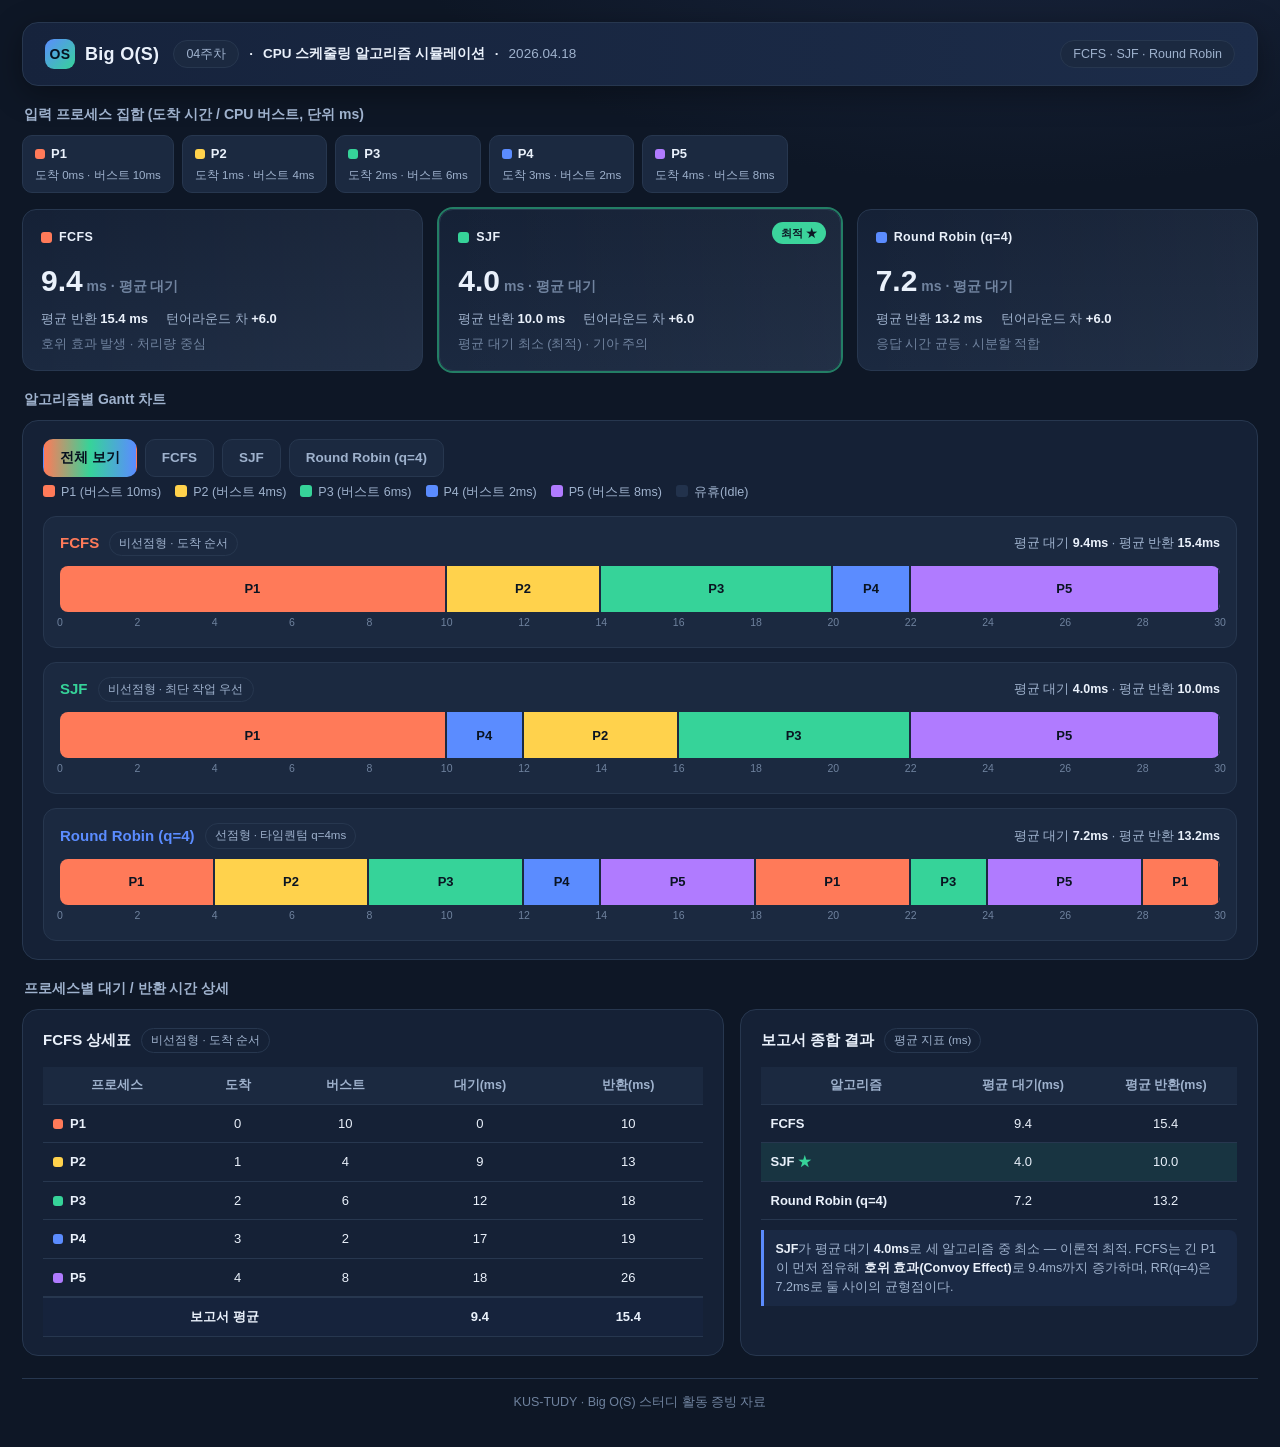
<file: week04/cpu_scheduling_simulator.html>
<!DOCTYPE html>
<html lang="ko">
<head>
<meta charset="UTF-8">
<meta name="viewport" content="width=device-width, initial-scale=1.0">
<title>CPU 스케줄링 시뮬레이터 · Big O(S) 04주차</title>
<style>
  :root{
    --bg:#0e1726; --panel:#152136; --panel2:#1b2940; --line:#27374f;
    --ink:#eaf1fb; --sub:#9fb2cd; --muted:#6f829e;
    --fcfs:#ff7a59; --sjf:#36d399; --rr:#5b8cff;
    --p1:#ff7a59; --p2:#ffd24c; --p3:#36d399; --p4:#5b8cff; --p5:#b07bff;
    --accent:#5b8cff;
  }
  *{box-sizing:border-box;margin:0;padding:0}
  body{
    font-family:"Pretendard","Malgun Gothic","Apple SD Gothic Neo","Segoe UI",sans-serif;
    background:radial-gradient(1200px 600px at 80% -10%,#1a2640 0%,var(--bg) 55%);
    color:var(--ink); line-height:1.5; padding:22px; min-height:100vh;
  }
  .wrap{max-width:1240px;margin:0 auto}
  header.bar{
    display:flex;align-items:center;gap:14px;flex-wrap:wrap;
    background:linear-gradient(90deg,#16233c,#1c2c49);
    border:1px solid var(--line);border-radius:16px;padding:16px 22px;
    box-shadow:0 8px 30px rgba(0,0,0,.35);
  }
  .logo{display:flex;align-items:center;gap:10px;font-weight:800;font-size:18px;letter-spacing:.3px}
  .logo .dot{width:30px;height:30px;border-radius:9px;background:linear-gradient(135deg,#5b8cff,#36d399);
    display:grid;place-items:center;font-size:14px;color:#06101f;font-weight:900}
  .crumbs{display:flex;gap:10px;align-items:center;color:var(--sub);font-size:13.5px;flex-wrap:wrap}
  .crumbs b{color:var(--ink)}
  .chip{background:var(--panel2);border:1px solid var(--line);border-radius:999px;padding:4px 12px;font-size:12.5px;color:var(--sub)}
  .spacer{flex:1}
  h1.sub{font-size:14px;color:var(--sub);font-weight:600;margin:18px 2px 10px}

  .grid{display:grid;gap:16px}
  .kpis{grid-template-columns:repeat(3,1fr);margin-top:16px}
  .kpi{
    background:linear-gradient(180deg,var(--panel),var(--panel2));
    border:1px solid var(--line);border-radius:14px;padding:16px 18px;position:relative;overflow:hidden
  }
  .kpi::after{content:"";position:absolute;inset:0;background:linear-gradient(90deg,transparent,rgba(255,255,255,.03));pointer-events:none}
  .kpi .tag{font-size:12.5px;font-weight:700;letter-spacing:.4px;display:inline-flex;align-items:center;gap:7px}
  .kpi .swatch{width:11px;height:11px;border-radius:3px}
  .kpi .big{font-size:30px;font-weight:800;margin-top:8px}
  .kpi .big small{font-size:14px;color:var(--muted);font-weight:600}
  .kpi .row2{display:flex;gap:18px;margin-top:6px;color:var(--sub);font-size:13px}
  .kpi .row2 span b{color:var(--ink)}
  .kpi.best{outline:2px solid rgba(54,211,153,.55)}
  .kpi .crown{position:absolute;top:12px;right:14px;font-size:11px;color:#06101f;background:var(--sjf);
    padding:3px 9px;border-radius:999px;font-weight:800}

  .panel{background:var(--panel);border:1px solid var(--line);border-radius:16px;padding:18px 20px}
  .tabs{display:flex;gap:8px;margin-bottom:4px;flex-wrap:wrap}
  .tab{cursor:pointer;border:1px solid var(--line);background:var(--panel2);color:var(--sub);
    padding:8px 16px;border-radius:10px;font-size:13.5px;font-weight:700;transition:.15s}
  .tab:hover{color:var(--ink)}
  .tab.active{color:#06101f;border-color:transparent}
  .tab[data-k="FCFS"].active{background:var(--fcfs)}
  .tab[data-k="SJF"].active{background:var(--sjf)}
  .tab[data-k="RR"].active{background:var(--rr)}
  .tab.allbtn.active{background:linear-gradient(90deg,var(--fcfs),var(--sjf),var(--rr));color:#06101f}

  .legend{display:flex;gap:14px;flex-wrap:wrap;margin:6px 0 2px;color:var(--sub);font-size:12.5px}
  .legend i{display:inline-block;width:12px;height:12px;border-radius:3px;margin-right:6px;vertical-align:-1px}

  .gantt-block{margin-top:14px;padding:14px 16px;background:var(--panel2);border:1px solid var(--line);border-radius:13px}
  .gantt-head{display:flex;align-items:center;gap:10px;margin-bottom:10px}
  .gantt-head .name{font-weight:800;font-size:15px}
  .gantt-head .pill{font-size:11.5px;color:var(--sub);border:1px solid var(--line);padding:3px 9px;border-radius:999px}
  .gantt-head .res{margin-left:auto;font-size:12.5px;color:var(--sub)}
  .gantt-head .res b{color:var(--ink)}
  .timeline{position:relative;height:46px;border-radius:8px;overflow:hidden;display:flex}
  .seg{position:relative;display:flex;align-items:center;justify-content:center;color:#0a1422;font-weight:800;font-size:13px;
    border-right:2px solid var(--panel2);transition:width .6s cubic-bezier(.2,.7,.2,1)}
  .seg span.idle{color:var(--muted)}
  .axis{display:flex;position:relative;height:18px;margin-top:3px}
  .tick{position:absolute;transform:translateX(-50%);font-size:10.5px;color:var(--muted)}
  .seg.p1{background:var(--p1)} .seg.p2{background:var(--p2)} .seg.p3{background:var(--p3)}
  .seg.p4{background:var(--p4)} .seg.p5{background:var(--p5)} .seg.idle{background:#22324c}

  table{width:100%;border-collapse:collapse;margin-top:14px;font-size:13px}
  th,td{padding:9px 10px;text-align:center;border-bottom:1px solid var(--line)}
  th{color:var(--sub);font-weight:700;background:var(--panel2);font-size:12.5px}
  tbody tr:hover{background:rgba(91,140,255,.06)}
  td.pname{font-weight:800;text-align:left}
  td .dotp{display:inline-block;width:10px;height:10px;border-radius:3px;margin-right:7px;vertical-align:-1px}
  tfoot td{font-weight:800;color:var(--ink);background:#16233c;border-top:2px solid var(--line)}
  .twocol{grid-template-columns:1.15fr .85fr}
  .note{font-size:12.5px;color:var(--sub);margin-top:10px;padding:10px 12px;border-left:3px solid var(--accent);
    background:rgba(91,140,255,.07);border-radius:0 8px 8px 0}
  .note b{color:var(--ink)}
  .inputs{display:flex;gap:8px;flex-wrap:wrap;margin-top:6px}
  .inputs .pcard{background:var(--panel2);border:1px solid var(--line);border-radius:10px;padding:8px 12px;min-width:96px}
  .inputs .pcard .h{font-weight:800;font-size:13px;display:flex;align-items:center;gap:6px}
  .inputs .pcard .h i{width:10px;height:10px;border-radius:3px;display:inline-block}
  .inputs .pcard .v{font-size:11.5px;color:var(--sub);margin-top:3px}
  footer{margin-top:22px;text-align:center;color:var(--muted);font-size:12.5px;padding:14px;border-top:1px solid var(--line)}
  .qbox{display:inline-flex;align-items:center;gap:8px;font-size:12.5px;color:var(--sub);margin-left:6px}
  .qbox b{color:var(--rr)}
</style>
</head>
<body>
<div class="wrap">

  <header class="bar">
    <div class="logo"><span class="dot">OS</span>Big O(S)</div>
    <div class="crumbs">
      <span class="chip">04주차</span><b>·</b>
      <b>CPU 스케줄링 알고리즘 시뮬레이션</b><b>·</b>
      <span>2026.04.18</span>
    </div>
    <div class="spacer"></div>
    <span class="chip">FCFS · SJF · Round Robin</span>
  </header>

  <h1 class="sub">입력 프로세스 집합 (도착 시간 / CPU 버스트, 단위 ms)</h1>
  <div class="inputs" id="inputs"></div>

  <div class="grid kpis" id="kpis"></div>

  <h1 class="sub">알고리즘별 Gantt 차트</h1>
  <div class="panel">
    <div class="tabs" id="tabs">
      <div class="tab allbtn active" data-k="ALL">전체 보기</div>
      <div class="tab" data-k="FCFS">FCFS</div>
      <div class="tab" data-k="SJF">SJF</div>
      <div class="tab" data-k="RR">Round Robin (q=4)</div>
    </div>
    <div class="legend" id="legend"></div>
    <div id="gantts"></div>
  </div>

  <h1 class="sub">프로세스별 대기 / 반환 시간 상세</h1>
  <div class="grid twocol">
    <div class="panel">
      <div class="gantt-head"><span class="name" id="detailTitle">FCFS 상세표</span>
        <span class="pill" id="detailPill">비선점형 · 도착 순서</span></div>
      <table id="detailTable"></table>
    </div>
    <div class="panel">
      <div class="gantt-head"><span class="name">보고서 종합 결과</span><span class="pill">평균 지표 (ms)</span></div>
      <table id="summary"></table>
      <div class="note" id="summaryNote"></div>
    </div>
  </div>

  <footer>KUS-TUDY · Big O(S) 스터디 활동 증빙 자료</footer>
</div>

<script>
const COLOR={P1:"p1",P2:"p2",P3:"p3",P4:"p4",P5:"p5"};
const ORDER=["P1","P2","P3","P4","P5"];
const PROC={ // 도착, 버스트
  P1:{a:0,b:10}, P2:{a:1,b:4}, P3:{a:2,b:6}, P4:{a:3,b:2}, P5:{a:4,b:8}
};
// 보고서 공식 평균 (반드시 일치)
const REPORT={
  FCFS:{w:9.4,t:15.4}, SJF:{w:4.0,t:10.0}, RR:{w:7.2,t:13.2}
};
// 캔버스(타임라인) — 입력에 대한 표준 스케줄
const SCHED={
  FCFS:{
    label:"FCFS", color:"--fcfs", desc:"비선점형 · 도착 순서",
    gantt:[["P1",0,10],["P2",10,14],["P3",14,20],["P4",20,22],["P5",22,30]],
    rows:{P1:[0,10],P2:[9,13],P3:[12,18],P4:[17,19],P5:[18,26]}
  },
  SJF:{
    label:"SJF", color:"--sjf", desc:"비선점형 · 최단 작업 우선",
    gantt:[["P1",0,10],["P4",10,12],["P2",12,16],["P3",16,22],["P5",22,30]],
    rows:{P1:[0,10],P4:[7,9],P2:[11,15],P3:[14,20],P5:[18,26]}
  },
  RR:{
    label:"Round Robin (q=4)", color:"--rr", desc:"선점형 · 타임퀀텀 q=4ms",
    gantt:[["P1",0,4],["P2",4,8],["P3",8,12],["P4",12,14],["P5",14,18],["P1",18,22],["P3",22,24],["P5",24,28],["P1",28,30]],
    rows:{P1:[20,30],P2:[3,7],P3:[16,22],P4:[9,11],P5:[16,24]}
  }
};
const TOTAL=30;

// ---- 입력 카드 ----
(function(){
  const el=document.getElementById("inputs");
  ORDER.forEach(p=>{
    const c=getComputedStyle(document.documentElement).getPropertyValue("--"+COLOR[p].replace("p","p"));
    el.insertAdjacentHTML("beforeend",
      `<div class="pcard"><div class="h"><i style="background:var(--${COLOR[p]})"></i>${p}</div>
       <div class="v">도착 ${PROC[p].a}ms · 버스트 ${PROC[p].b}ms</div></div>`);
  });
})();

// ---- KPI 카드 ----
(function(){
  const el=document.getElementById("kpis");
  const meta={FCFS:{c:"--fcfs",d:"호위 효과 발생 · 처리량 중심"},
              SJF:{c:"--sjf",d:"평균 대기 최소 (최적) · 기아 주의"},
              RR:{c:"--rr",d:"응답 시간 균등 · 시분할 적합"}};
  ["FCFS","SJF","RR"].forEach(k=>{
    const r=REPORT[k], best=(k==="SJF");
    el.insertAdjacentHTML("beforeend",
      `<div class="kpi ${best?'best':''}">
        ${best?'<span class="crown">최적 ★</span>':''}
        <div class="tag"><span class="swatch" style="background:var(${meta[k].c})"></span>${SCHED[k].label}</div>
        <div class="big">${r.w.toFixed(1)}<small> ms · 평균 대기</small></div>
        <div class="row2">
          <span>평균 반환 <b>${r.t.toFixed(1)} ms</b></span>
          <span>턴어라운드 차 <b>+6.0</b></span>
        </div>
        <div class="row2"><span style="color:var(--muted)">${meta[k].d}</span></div>
      </div>`);
  });
})();

// ---- Legend ----
(function(){
  const el=document.getElementById("legend");
  ORDER.forEach(p=>el.insertAdjacentHTML("beforeend",
    `<span><i style="background:var(--${COLOR[p]})"></i>${p} (버스트 ${PROC[p].b}ms)</span>`));
  el.insertAdjacentHTML("beforeend",`<span><i style="background:#22324c"></i>유휴(Idle)</span>`);
})();

// ---- Gantt 렌더 ----
function ganttHTML(k){
  const s=SCHED[k], r=REPORT[k];
  let segs="";
  let cursor=0;
  s.gantt.forEach(([p,st,en])=>{
    if(st>cursor){ // idle gap
      const w=((st-cursor)/TOTAL*100);
      segs+=`<div class="seg idle" style="width:${w}%"><span class="idle">idle</span></div>`;
    }
    const w=((en-st)/TOTAL*100);
    segs+=`<div class="seg ${COLOR[p]}" style="width:${w}%">${p}</div>`;
    cursor=en;
  });
  // axis ticks
  let ticks="";
  for(let t=0;t<=TOTAL;t+=2){
    ticks+=`<span class="tick" style="left:${t/TOTAL*100}%">${t}</span>`;
  }
  return `<div class="gantt-block" data-algo="${k}">
    <div class="gantt-head">
      <span class="name" style="color:var(${s.color})">${s.label}</span>
      <span class="pill">${s.desc}</span>
      <span class="res">평균 대기 <b>${r.w.toFixed(1)}ms</b> · 평균 반환 <b>${r.t.toFixed(1)}ms</b></span>
    </div>
    <div class="timeline">${segs}</div>
    <div class="axis">${ticks}</div>
  </div>`;
}
function renderGantts(view){
  const el=document.getElementById("gantts");
  const keys = view==="ALL"?["FCFS","SJF","RR"]:[view];
  el.innerHTML=keys.map(ganttHTML).join("");
  // animate widths in
  requestAnimationFrame(()=>{ /* CSS transition triggers on layout */ });
}

// ---- 상세표 ----
function renderDetail(k){
  const s=SCHED[k], r=REPORT[k];
  document.getElementById("detailTitle").textContent=s.label+" 상세표";
  document.getElementById("detailPill").textContent=s.desc;
  let body="";
  // keep original P-order rows
  ORDER.forEach(p=>{
    const [w,t]=s.rows[p];
    body+=`<tr>
      <td class="pname"><span class="dotp" style="background:var(--${COLOR[p]})"></span>${p}</td>
      <td>${PROC[p].a}</td><td>${PROC[p].b}</td><td>${w}</td><td>${t}</td></tr>`;
  });
  document.getElementById("detailTable").innerHTML=
    `<thead><tr><th>프로세스</th><th>도착</th><th>버스트</th><th>대기(ms)</th><th>반환(ms)</th></tr></thead>
     <tbody>${body}</tbody>
     <tfoot><tr><td colspan="3">보고서 평균</td><td>${r.w.toFixed(1)}</td><td>${r.t.toFixed(1)}</td></tr></tfoot>`;
}

// ---- 종합표 ----
(function(){
  let body="";
  ["FCFS","SJF","RR"].forEach(k=>{
    const r=REPORT[k], best=(k==="SJF");
    body+=`<tr ${best?'style="background:rgba(54,211,153,.1)"':''}>
      <td class="pname">${SCHED[k].label}${best?' <span style="color:var(--sjf);font-weight:800">★</span>':''}</td>
      <td>${r.w.toFixed(1)}</td><td>${r.t.toFixed(1)}</td></tr>`;
  });
  document.getElementById("summary").innerHTML=
    `<thead><tr><th>알고리즘</th><th>평균 대기(ms)</th><th>평균 반환(ms)</th></tr></thead><tbody>${body}</tbody>`;
  document.getElementById("summaryNote").innerHTML=
    `<b>SJF</b>가 평균 대기 <b>4.0ms</b>로 세 알고리즘 중 최소 — 이론적 최적.
     FCFS는 긴 P1이 먼저 점유해 <b>호위 효과(Convoy Effect)</b>로 9.4ms까지 증가하며,
     RR(q=4)은 7.2ms로 둘 사이의 균형점이다.`;
})();

// ---- 탭 ----
document.getElementById("tabs").addEventListener("click",e=>{
  const t=e.target.closest(".tab"); if(!t)return;
  document.querySelectorAll("#tabs .tab").forEach(x=>x.classList.remove("active"));
  t.classList.add("active");
  const k=t.dataset.k;
  renderGantts(k);
  renderDetail(k==="ALL"?"FCFS":k);
});

// ---- 기본 렌더 (로드 즉시 전체 표시) ----
renderGantts("ALL");
renderDetail("FCFS");
</script>
</body>
</html>
</file>
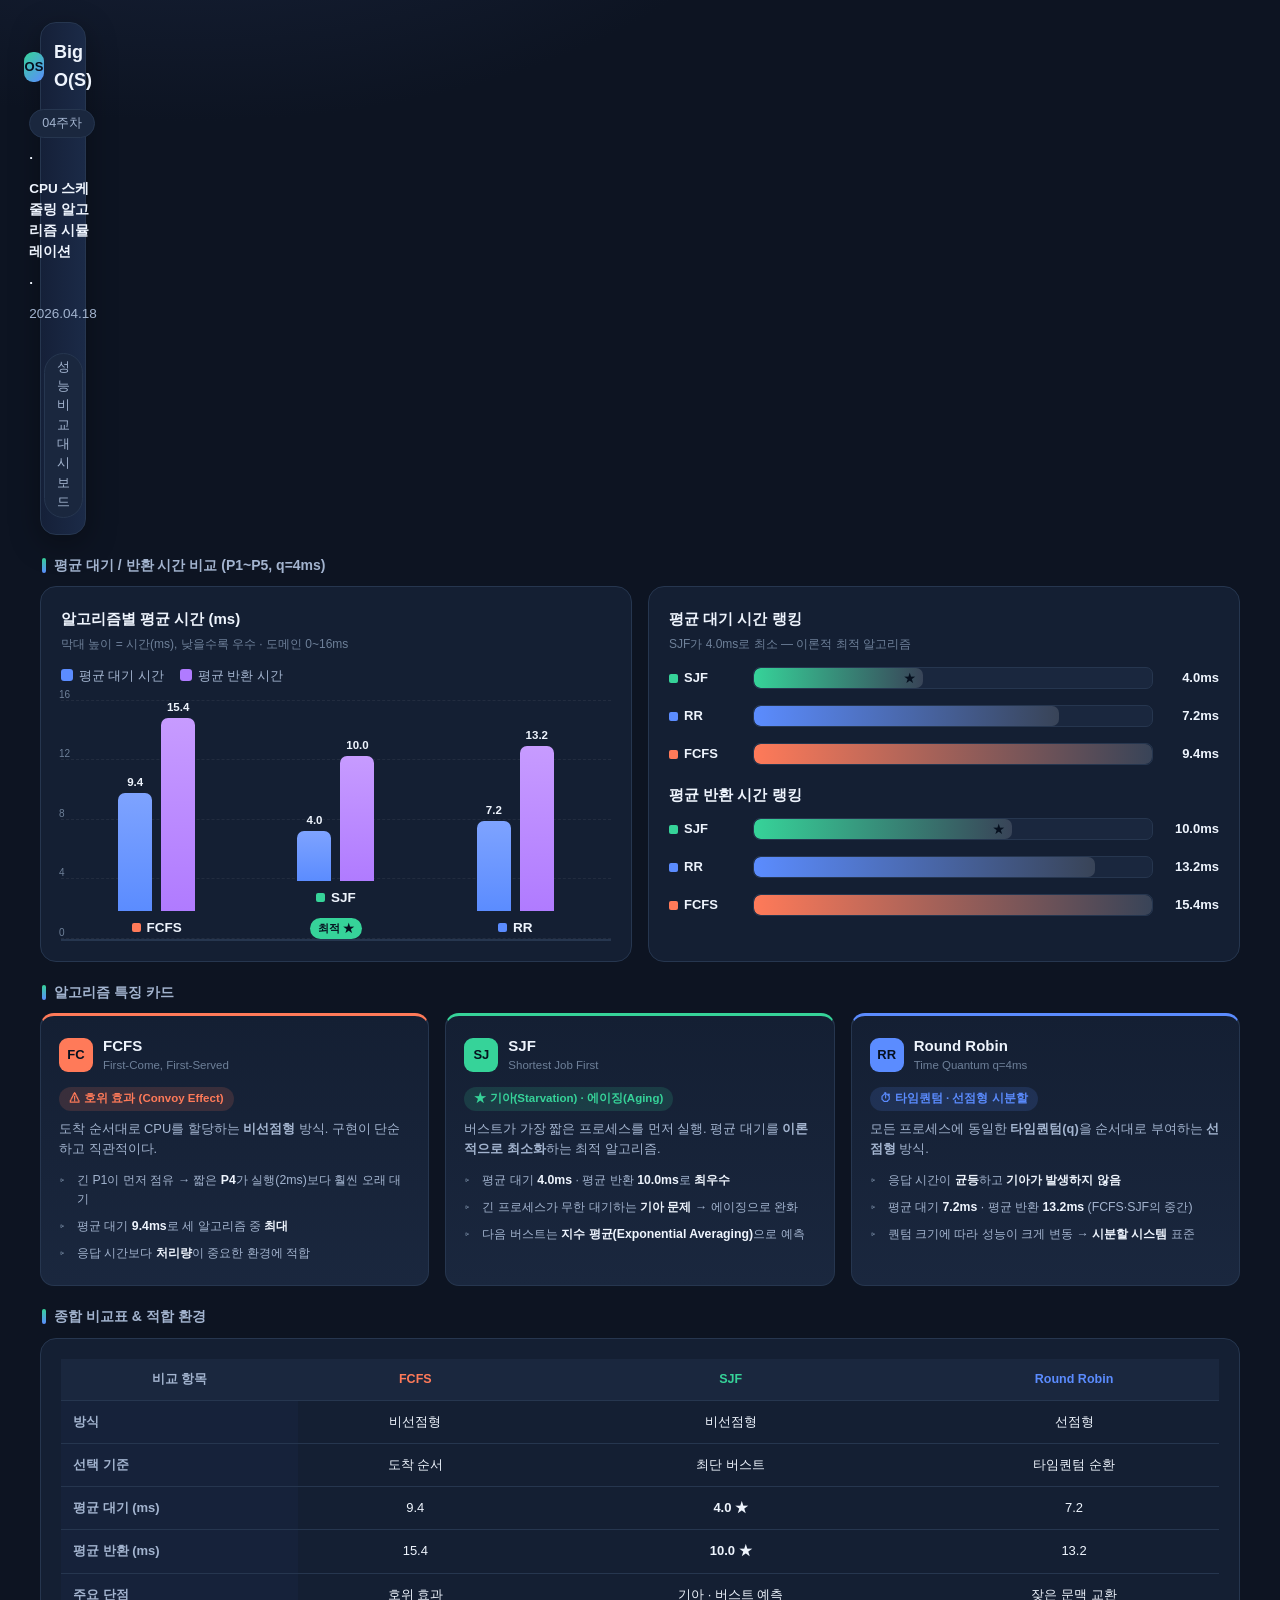
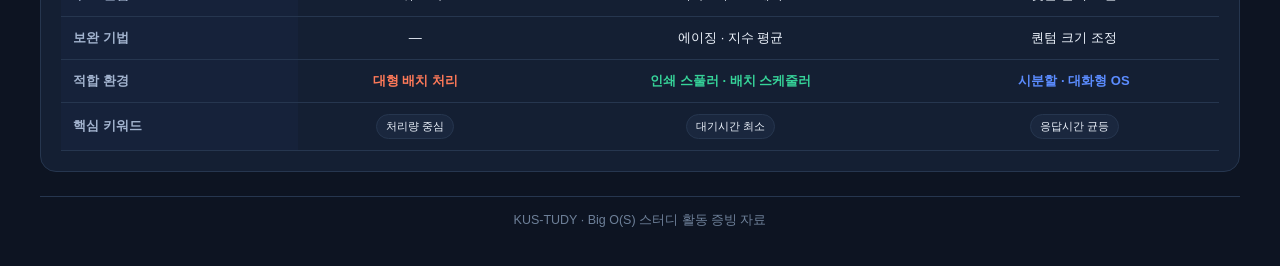
<file: week04/scheduling_comparison.html>
<!DOCTYPE html>
<html lang="ko">
<head>
<meta charset="UTF-8">
<meta name="viewport" content="width=device-width, initial-scale=1.0">
<title>스케줄링 알고리즘 성능 비교 · Big O(S) 04주차</title>
<style>
  :root{
    --bg:#0d1422; --panel:#141f33; --panel2:#1a273e; --line:#26364f;
    --ink:#eef4fd; --sub:#a3b4cf; --muted:#6e8099;
    --fcfs:#ff7a59; --sjf:#36d399; --rr:#5b8cff;
    --wait:#5b8cff; --turn:#b07bff;
  }
  *{box-sizing:border-box;margin:0;padding:0}
  body{
    font-family:"Pretendard","Malgun Gothic","Apple SD Gothic Neo","Segoe UI",sans-serif;
    background:radial-gradient(1100px 560px at 15% -10%,#19243d 0%,var(--bg) 55%);
    color:var(--ink);line-height:1.55;padding:22px;min-height:100vh;
  }
  .wrap{max-width:1200px;margin:0 auto}
  header.bar{
    display:flex;align-items:center;gap:14px;flex-wrap:wrap;
    background:linear-gradient(90deg,#152038,#1b2a47);
    border:1px solid var(--line);border-radius:16px;padding:16px 22px;box-shadow:0 8px 30px rgba(0,0,0,.35)}
  .logo{display:flex;align-items:center;gap:10px;font-weight:800;font-size:18px}
  .logo .dot{width:30px;height:30px;border-radius:9px;background:linear-gradient(135deg,#36d399,#5b8cff);
    display:grid;place-items:center;font-size:13px;color:#06101f;font-weight:900}
  .crumbs{display:flex;gap:10px;align-items:center;color:var(--sub);font-size:13.5px;flex-wrap:wrap}
  .crumbs b{color:var(--ink)}
  .chip{background:var(--panel2);border:1px solid var(--line);border-radius:999px;padding:4px 12px;font-size:12.5px;color:var(--sub)}
  .spacer{flex:1}
  h1.sub{font-size:14px;color:var(--sub);font-weight:600;margin:20px 2px 10px;display:flex;align-items:center;gap:8px}
  h1.sub::before{content:"";width:4px;height:15px;border-radius:2px;background:linear-gradient(var(--sjf),var(--rr))}

  .grid{display:grid;gap:16px}
  .panel{background:var(--panel);border:1px solid var(--line);border-radius:16px;padding:20px}

  /* ---- bar chart ---- */
  .chart-grid{grid-template-columns:1fr 1fr}
  .legend{display:flex;gap:16px;margin-bottom:14px;font-size:12.5px;color:var(--sub)}
  .legend i{display:inline-block;width:12px;height:12px;border-radius:3px;margin-right:6px;vertical-align:-1px}
  .chart-title{font-weight:800;font-size:15px;margin-bottom:4px}
  .chart-sub{font-size:12px;color:var(--muted);margin-bottom:14px}
  .bars{display:flex;align-items:flex-end;justify-content:space-around;height:240px;
    border-bottom:2px solid var(--line);position:relative;padding:0 6px}
  .gridline{position:absolute;left:0;right:0;border-top:1px dashed rgba(255,255,255,.06);font-size:10px;color:var(--muted)}
  .gridline span{position:absolute;left:-2px;top:-14px}
  .barGroup{display:flex;flex-direction:column;align-items:center;gap:7px;width:30%;z-index:2}
  .pair{display:flex;align-items:flex-end;gap:9px;height:200px}
  .bar{width:34px;border-radius:7px 7px 0 0;position:relative;display:flex;align-items:flex-start;justify-content:center;
    transition:height 1s cubic-bezier(.2,.75,.2,1)}
  .bar.w{background:linear-gradient(180deg,#7ea3ff,var(--wait))}
  .bar.t{background:linear-gradient(180deg,#c79bff,var(--turn))}
  .bar .val{position:absolute;top:-19px;font-size:11.5px;font-weight:800;color:var(--ink);white-space:nowrap}
  .barGroup .name{font-weight:800;font-size:13.5px}
  .barGroup .tagdot{width:9px;height:9px;border-radius:2px;display:inline-block;margin-right:6px;vertical-align:0}
  .best-flag{font-size:10.5px;color:#06101f;background:var(--sjf);padding:2px 8px;border-radius:999px;font-weight:800;margin-top:2px}

  /* horizontal ranking bars */
  .hbars{display:flex;flex-direction:column;gap:16px}
  .hrow{display:grid;grid-template-columns:74px 1fr 56px;align-items:center;gap:10px}
  .hrow .hl{font-weight:800;font-size:13px;display:flex;align-items:center;gap:6px}
  .htrack{height:22px;background:var(--panel2);border-radius:7px;overflow:hidden;border:1px solid var(--line)}
  .hfill{height:100%;border-radius:7px;transition:width 1s cubic-bezier(.2,.75,.2,1);
    display:flex;align-items:center;justify-content:flex-end;padding-right:8px;font-size:11px;font-weight:800;color:#06101f}
  .hval{text-align:right;font-weight:800;font-size:13px}

  /* feature cards */
  .feat-grid{grid-template-columns:repeat(3,1fr)}
  .feat{background:linear-gradient(180deg,var(--panel),var(--panel2));border:1px solid var(--line);
    border-radius:14px;padding:18px;border-top:3px solid var(--line);position:relative}
  .feat.fcfs{border-top-color:var(--fcfs)} .feat.sjf{border-top-color:var(--sjf)} .feat.rr{border-top-color:var(--rr)}
  .feat .fh{display:flex;align-items:center;gap:10px;margin-bottom:4px}
  .feat .fh .ic{width:34px;height:34px;border-radius:9px;display:grid;place-items:center;font-weight:900;font-size:13px;color:#06101f}
  .feat.fcfs .ic{background:var(--fcfs)} .feat.sjf .ic{background:var(--sjf)} .feat.rr .ic{background:var(--rr)}
  .feat .fh .ft{font-weight:800;font-size:15px}
  .feat .fh .fe{font-size:11.5px;color:var(--muted)}
  .feat .key{display:inline-block;font-size:11.5px;font-weight:800;padding:3px 10px;border-radius:999px;margin:8px 0 8px}
  .feat.fcfs .key{background:rgba(255,122,89,.15);color:var(--fcfs)}
  .feat.sjf .key{background:rgba(54,211,153,.15);color:var(--sjf)}
  .feat.rr .key{background:rgba(91,140,255,.15);color:var(--rr)}
  .feat p{font-size:12.8px;color:var(--sub);margin-bottom:8px}
  .feat ul{list-style:none;font-size:12.3px;color:var(--sub)}
  .feat li{padding:4px 0 4px 18px;position:relative}
  .feat li::before{content:"▹";position:absolute;left:0;color:var(--muted)}
  .feat li b{color:var(--ink)}

  /* comparison table */
  table{width:100%;border-collapse:collapse;font-size:13px}
  th,td{padding:11px 12px;text-align:center;border-bottom:1px solid var(--line)}
  th{background:var(--panel2);color:var(--sub);font-weight:700;font-size:12.5px}
  td.lab{text-align:left;font-weight:800;color:var(--sub);background:#16223a}
  tbody tr:hover{background:rgba(91,140,255,.05)}
  .cell-f{color:var(--fcfs)} .cell-s{color:var(--sjf)} .cell-r{color:var(--rr)}
  .env td{font-weight:700}
  .tagrow td span{display:inline-block;font-size:11px;background:var(--panel2);border:1px solid var(--line);
    padding:3px 9px;border-radius:999px;color:var(--ink)}

  footer{margin-top:24px;text-align:center;color:var(--muted);font-size:12.5px;padding:14px;border-top:1px solid var(--line)}
</style>
</head>
<body>
<div class="wrap">

  <header class="bar">
    <div class="logo"><span class="dot">OS</span>Big O(S)</div>
    <div class="crumbs">
      <span class="chip">04주차</span><b>·</b>
      <b>CPU 스케줄링 알고리즘 시뮬레이션</b><b>·</b>
      <span>2026.04.18</span>
    </div>
    <div class="spacer"></div>
    <span class="chip">성능 비교 대시보드</span>
  </header>

  <h1 class="sub">평균 대기 / 반환 시간 비교 (P1~P5, q=4ms)</h1>
  <div class="grid chart-grid">
    <div class="panel">
      <div class="chart-title">알고리즘별 평균 시간 (ms)</div>
      <div class="chart-sub">막대 높이 = 시간(ms), 낮을수록 우수 · 도메인 0~16ms</div>
      <div class="legend">
        <span><i style="background:var(--wait)"></i>평균 대기 시간</span>
        <span><i style="background:var(--turn)"></i>평균 반환 시간</span>
      </div>
      <div class="bars" id="bars"></div>
    </div>

    <div class="panel">
      <div class="chart-title">평균 대기 시간 랭킹</div>
      <div class="chart-sub">SJF가 4.0ms로 최소 — 이론적 최적 알고리즘</div>
      <div class="hbars" id="hbars"></div>
      <div style="margin-top:18px" class="chart-title">평균 반환 시간 랭킹</div>
      <div class="hbars" id="hbars2" style="margin-top:12px"></div>
    </div>
  </div>

  <h1 class="sub">알고리즘 특징 카드</h1>
  <div class="grid feat-grid">
    <div class="feat fcfs">
      <div class="fh"><span class="ic">FC</span><div><div class="ft">FCFS</div><div class="fe">First-Come, First-Served</div></div></div>
      <span class="key">⚠ 호위 효과 (Convoy Effect)</span>
      <p>도착 순서대로 CPU를 할당하는 <b>비선점형</b> 방식. 구현이 단순하고 직관적이다.</p>
      <ul>
        <li>긴 P1이 먼저 점유 → 짧은 <b>P4</b>가 실행(2ms)보다 훨씬 오래 대기</li>
        <li>평균 대기 <b>9.4ms</b>로 세 알고리즘 중 <b>최대</b></li>
        <li>응답 시간보다 <b>처리량</b>이 중요한 환경에 적합</li>
      </ul>
    </div>
    <div class="feat sjf">
      <div class="fh"><span class="ic">SJ</span><div><div class="ft">SJF</div><div class="fe">Shortest Job First</div></div></div>
      <span class="key">★ 기아(Starvation) · 에이징(Aging)</span>
      <p>버스트가 가장 짧은 프로세스를 먼저 실행. 평균 대기를 <b>이론적으로 최소화</b>하는 최적 알고리즘.</p>
      <ul>
        <li>평균 대기 <b>4.0ms</b> · 평균 반환 <b>10.0ms</b>로 <b>최우수</b></li>
        <li>긴 프로세스가 무한 대기하는 <b>기아 문제</b> → 에이징으로 완화</li>
        <li>다음 버스트는 <b>지수 평균(Exponential Averaging)</b>으로 예측</li>
      </ul>
    </div>
    <div class="feat rr">
      <div class="fh"><span class="ic">RR</span><div><div class="ft">Round Robin</div><div class="fe">Time Quantum q=4ms</div></div></div>
      <span class="key">⏱ 타임퀀텀 · 선점형 시분할</span>
      <p>모든 프로세스에 동일한 <b>타임퀀텀(q)</b>을 순서대로 부여하는 <b>선점형</b> 방식.</p>
      <ul>
        <li>응답 시간이 <b>균등</b>하고 <b>기아가 발생하지 않음</b></li>
        <li>평균 대기 <b>7.2ms</b> · 평균 반환 <b>13.2ms</b> (FCFS·SJF의 중간)</li>
        <li>퀀텀 크기에 따라 성능이 크게 변동 → <b>시분할 시스템</b> 표준</li>
      </ul>
    </div>
  </div>

  <h1 class="sub">종합 비교표 & 적합 환경</h1>
  <div class="panel">
    <table>
      <thead>
        <tr><th>비교 항목</th><th class="cell-f">FCFS</th><th class="cell-s">SJF</th><th class="cell-r">Round Robin</th></tr>
      </thead>
      <tbody>
        <tr><td class="lab">방식</td><td>비선점형</td><td>비선점형</td><td>선점형</td></tr>
        <tr><td class="lab">선택 기준</td><td>도착 순서</td><td>최단 버스트</td><td>타임퀀텀 순환</td></tr>
        <tr><td class="lab">평균 대기 (ms)</td><td>9.4</td><td><b>4.0 ★</b></td><td>7.2</td></tr>
        <tr><td class="lab">평균 반환 (ms)</td><td>15.4</td><td><b>10.0 ★</b></td><td>13.2</td></tr>
        <tr><td class="lab">주요 단점</td><td>호위 효과</td><td>기아 · 버스트 예측</td><td>잦은 문맥 교환</td></tr>
        <tr><td class="lab">보완 기법</td><td>—</td><td>에이징 · 지수 평균</td><td>퀀텀 크기 조정</td></tr>
        <tr class="env"><td class="lab">적합 환경</td>
          <td class="cell-f">대형 배치 처리</td><td class="cell-s">인쇄 스풀러 · 배치 스케줄러</td><td class="cell-r">시분할 · 대화형 OS</td></tr>
        <tr class="tagrow"><td class="lab">핵심 키워드</td>
          <td><span>처리량 중심</span></td><td><span>대기시간 최소</span></td><td><span>응답시간 균등</span></td></tr>
      </tbody>
    </table>
  </div>

  <footer>KUS-TUDY · Big O(S) 스터디 활동 증빙 자료</footer>
</div>

<script>
const DATA=[
  {k:"FCFS", cls:"f", color:"--fcfs", w:9.4, t:15.4, best:false},
  {k:"SJF",  cls:"s", color:"--sjf",  w:4.0, t:10.0, best:true},
  {k:"RR",   cls:"r", color:"--rr",   w:7.2, t:13.2, best:false}
];
const MAX=16; // 도메인 상한 (ms)

// ---- 세로 막대 그래프 ----
(function(){
  const el=document.getElementById("bars");
  // gridlines
  for(let v=0;v<=MAX;v+=4){
    const pct=(v/MAX)*100;
    el.insertAdjacentHTML("beforeend",
      `<div class="gridline" style="bottom:${pct}%"><span>${v}</span></div>`);
  }
  DATA.forEach(d=>{
    const hw=(d.w/MAX*200), ht=(d.t/MAX*200);
    el.insertAdjacentHTML("beforeend",
      `<div class="barGroup">
        <div class="pair">
          <div class="bar w" data-h="${hw}" style="height:0"><span class="val">${d.w.toFixed(1)}</span></div>
          <div class="bar t" data-h="${ht}" style="height:0"><span class="val">${d.t.toFixed(1)}</span></div>
        </div>
        <div class="name"><span class="tagdot" style="background:var(${d.color})"></span>${d.k}</div>
        ${d.best?'<div class="best-flag">최적 ★</div>':''}
      </div>`);
  });
  requestAnimationFrame(()=>{
    document.querySelectorAll("#bars .bar").forEach(b=>{ b.style.height=b.dataset.h+"px"; });
  });
})();

// ---- 가로 랭킹 막대 ----
function hbar(targetId, metric){
  const el=document.getElementById(targetId);
  const rows=[...DATA].sort((a,b)=>a[metric]-b[metric]);
  const max=Math.max(...DATA.map(d=>d[metric]));
  rows.forEach(d=>{
    const pct=(d[metric]/max)*100;
    el.insertAdjacentHTML("beforeend",
      `<div class="hrow">
        <div class="hl"><span style="width:9px;height:9px;border-radius:2px;background:var(${d.color});display:inline-block"></span>${d.k}</div>
        <div class="htrack"><div class="hfill" data-w="${pct}" style="width:0;background:linear-gradient(90deg,var(${d.color}),#fff2)">${d.best?'★':''}</div></div>
        <div class="hval">${d[metric].toFixed(1)}ms</div>
      </div>`);
  });
  requestAnimationFrame(()=>{
    el.querySelectorAll(".hfill").forEach(f=>f.style.width=f.dataset.w+"%");
  });
}
hbar("hbars","w");
hbar("hbars2","t");
</script>
</body>
</html>
</file>
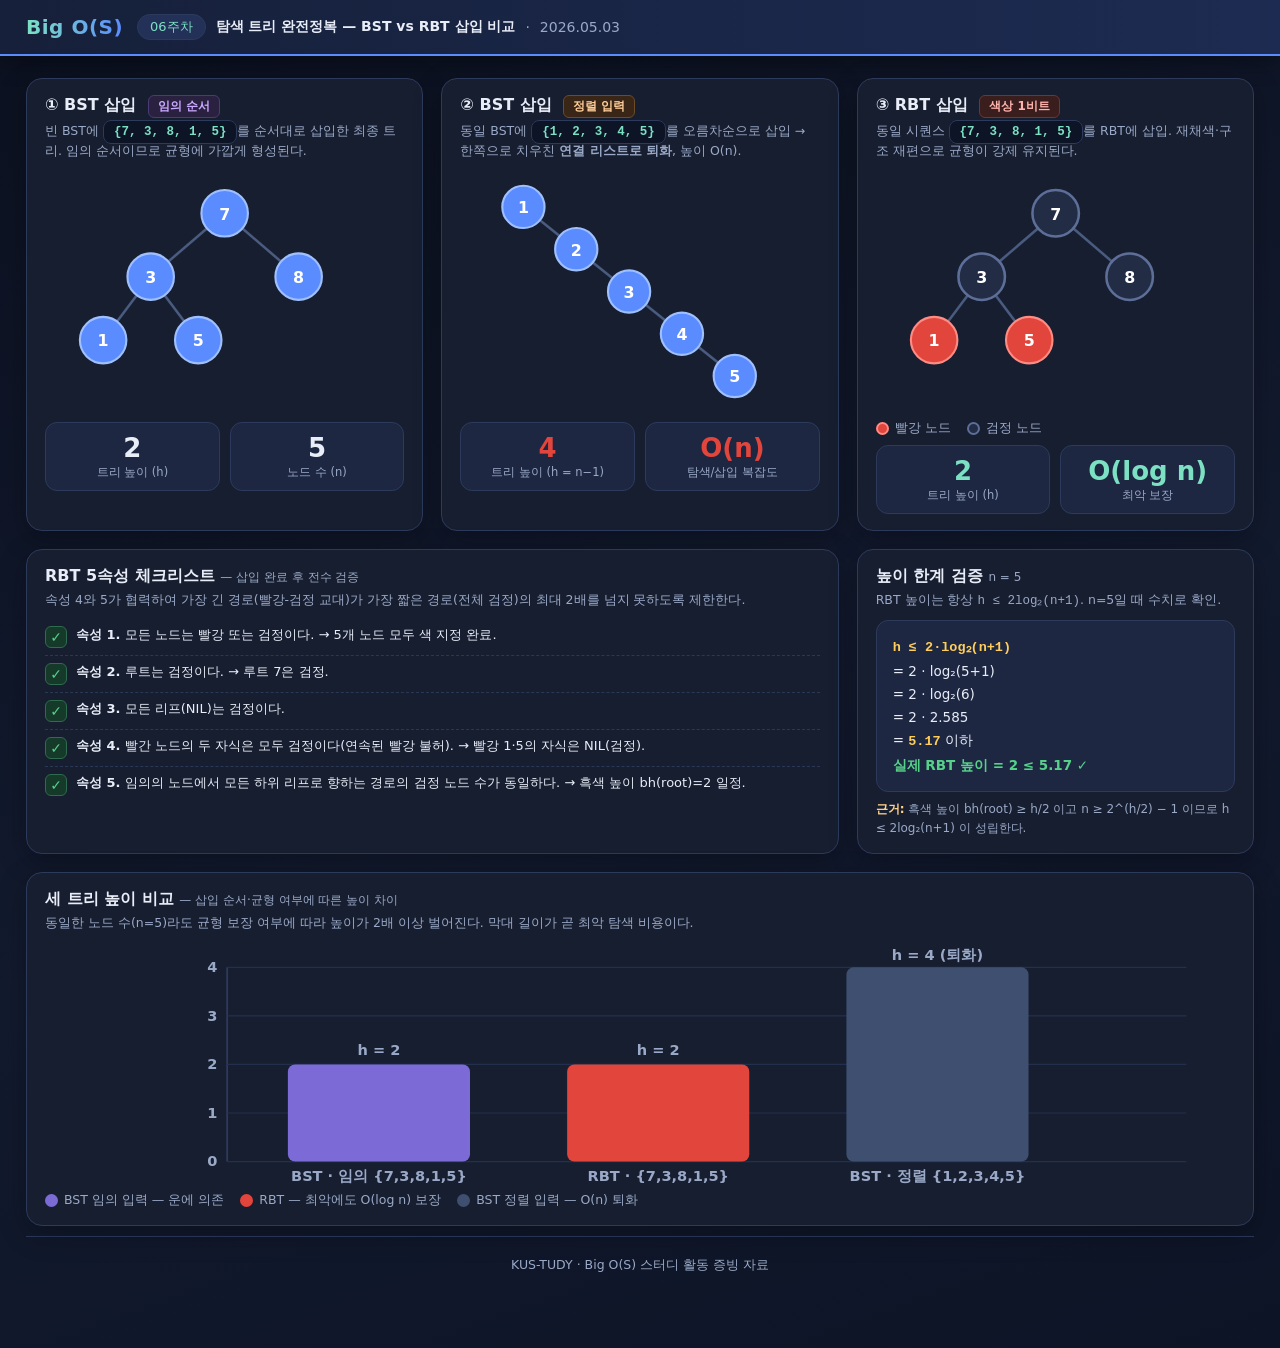
<file: week06/bst_vs_rbt_insert.html>
<!DOCTYPE html>
<html lang="ko">
<head>
<meta charset="UTF-8">
<meta name="viewport" content="width=device-width, initial-scale=1.0">
<title>Big O(S) · 6주차 · BST vs RBT 삽입 비교</title>
<style>
  :root{
    --bg:#0f1422; --panel:#171e30; --panel2:#1d2742; --line:#2c3a5c;
    --ink:#e8edf7; --sub:#9aa9c7; --accent:#5b8cff; --accent2:#7ce0c3;
    --red:#e2453c; --black:#1b2336; --gold:#ffce5a; --ok:#56d18a;
  }
  *{box-sizing:border-box;}
  body{margin:0;background:linear-gradient(160deg,#0c1120,#121a2e 55%,#0d1426);
    color:var(--ink);font-family:"Pretendard","Malgun Gothic","Apple SD Gothic Neo",system-ui,sans-serif;}
  header.bar{display:flex;align-items:center;gap:14px;padding:14px 26px;
    background:linear-gradient(90deg,#16203a,#1d2b52);border-bottom:2px solid var(--accent);
    box-shadow:0 4px 24px rgba(0,0,0,.4);}
  .logo{font-weight:800;font-size:20px;letter-spacing:.5px;
    background:linear-gradient(90deg,#7ce0c3,#5b8cff);-webkit-background-clip:text;background-clip:text;color:transparent;}
  .crumbs{display:flex;gap:10px;align-items:center;color:var(--sub);font-size:14px;flex-wrap:wrap;}
  .crumbs b{color:var(--ink);}
  .pill{background:#233158;border:1px solid var(--line);border-radius:999px;padding:3px 12px;font-size:13px;color:var(--accent2);}
  .wrap{max-width:1280px;margin:0 auto;padding:22px 26px 60px;}
  .grid{display:grid;grid-template-columns:1fr 1fr 1fr;gap:18px;}
  .card{background:var(--panel);border:1px solid var(--line);border-radius:16px;padding:16px 18px;
    box-shadow:0 8px 28px rgba(0,0,0,.28);}
  .card h2{margin:0 0 4px;font-size:16px;}
  .card .desc{color:var(--sub);font-size:12.5px;margin:0 0 10px;line-height:1.5;}
  .span2{grid-column:span 2;}
  .span3{grid-column:span 3;}
  .badge{display:inline-block;font-size:12px;padding:2px 9px;border-radius:6px;font-weight:700;margin-left:6px;}
  .b-bst{background:#2a2140;color:#c9a8ff;border:1px solid #4b3a73;}
  .b-rbt{background:#3a1d1d;color:#ffb4ad;border:1px solid #6e3531;}
  .b-bad{background:#3a2616;color:#ffce9a;border:1px solid #6e4a26;}
  svg{display:block;width:100%;height:auto;}
  .node-lbl{font:700 15px system-ui;fill:#fff;}
  .edge{stroke:#4a5b80;stroke-width:2.4;}
  .nb{fill:var(--accent);stroke:#9fc0ff;stroke-width:2;}
  .nred{fill:var(--red);stroke:#ff8b83;stroke-width:2;}
  .nblk{fill:#222c45;stroke:#5d6f99;stroke-width:2.4;}
  .axislbl{fill:var(--sub);font:600 12px system-ui;}
  .hmetric{display:flex;gap:10px;flex-wrap:wrap;margin-top:8px;}
  .metric{flex:1;min-width:120px;background:var(--panel2);border:1px solid var(--line);border-radius:12px;padding:10px 12px;text-align:center;}
  .metric .v{font-size:26px;font-weight:800;}
  .metric .k{font-size:11.5px;color:var(--sub);margin-top:2px;}
  ul.props{list-style:none;margin:0;padding:0;}
  ul.props li{display:flex;gap:9px;align-items:flex-start;padding:7px 0;border-bottom:1px dashed #2a3858;font-size:13px;line-height:1.45;}
  ul.props li:last-child{border-bottom:none;}
  .chk{flex:0 0 22px;height:22px;border-radius:6px;background:#163a2a;border:1px solid #2f6b4f;
    color:var(--ok);font-weight:900;display:flex;align-items:center;justify-content:center;font-size:14px;}
  .seq{font-family:"Consolas",monospace;background:#0c1426;border:1px solid var(--line);
    border-radius:8px;padding:4px 10px;color:var(--accent2);font-weight:700;}
  .legend{display:flex;gap:16px;flex-wrap:wrap;font-size:12.5px;color:var(--sub);margin-top:6px;}
  .legend span{display:inline-flex;align-items:center;gap:6px;}
  .dot{width:13px;height:13px;border-radius:50%;display:inline-block;border:2px solid;}
  .calc{background:var(--panel2);border:1px solid var(--line);border-radius:12px;padding:14px 16px;font-size:13.5px;line-height:1.7;}
  .calc code{color:var(--gold);font-family:Consolas,monospace;font-weight:700;}
  .stepnote{font-size:12px;color:var(--sub);margin-top:8px;line-height:1.55;}
  .stepnote b{color:#ffd28a;}
  footer{text-align:center;color:var(--sub);font-size:12.5px;padding:20px;border-top:1px solid var(--line);margin-top:10px;}
  h2 .tag{font-size:12px;color:var(--sub);font-weight:500;}
</style>
</head>
<body>
<header class="bar">
  <span class="logo">Big O(S)</span>
  <div class="crumbs">
    <span class="pill">06주차</span>
    <b>탐색 트리 완전정복 — BST vs RBT 삽입 비교</b>
    <span>·</span><span>2026.05.03</span>
  </div>
</header>

<div class="wrap">
  <div class="grid">

    <!-- BST {7,3,8,1,5} -->
    <div class="card">
      <h2>① BST 삽입 <span class="badge b-bst">임의 순서</span></h2>
      <p class="desc">빈 BST에 <span class="seq">{7, 3, 8, 1, 5}</span>를 순서대로 삽입한 최종 트리. 임의 순서이므로 균형에 가깝게 형성된다.</p>
      <svg viewBox="0 0 340 230" role="img" aria-label="BST 트리">
        <line class="edge" x1="170" y1="40" x2="100" y2="100"/>
        <line class="edge" x1="170" y1="40" x2="240" y2="100"/>
        <line class="edge" x1="100" y1="100" x2="55" y2="160"/>
        <line class="edge" x1="100" y1="100" x2="145" y2="160"/>
        <g><circle class="nb" cx="170" cy="40" r="22"/><text class="node-lbl" x="170" y="46" text-anchor="middle">7</text></g>
        <g><circle class="nb" cx="100" cy="100" r="22"/><text class="node-lbl" x="100" y="106" text-anchor="middle">3</text></g>
        <g><circle class="nb" cx="240" cy="100" r="22"/><text class="node-lbl" x="240" y="106" text-anchor="middle">8</text></g>
        <g><circle class="nb" cx="55" cy="160" r="22"/><text class="node-lbl" x="55" y="166" text-anchor="middle">1</text></g>
        <g><circle class="nb" cx="145" cy="160" r="22"/><text class="node-lbl" x="145" y="166" text-anchor="middle">5</text></g>
      </svg>
      <div class="hmetric">
        <div class="metric"><div class="v">2</div><div class="k">트리 높이 (h)</div></div>
        <div class="metric"><div class="v">5</div><div class="k">노드 수 (n)</div></div>
      </div>
    </div>

    <!-- BST sorted {1..5} -->
    <div class="card">
      <h2>② BST 삽입 <span class="badge b-bad">정렬 입력</span></h2>
      <p class="desc">동일 BST에 <span class="seq">{1, 2, 3, 4, 5}</span>를 오름차순으로 삽입 → 한쪽으로 치우친 <b>연결 리스트로 퇴화</b>, 높이 O(n).</p>
      <svg viewBox="0 0 340 230" role="img" aria-label="퇴화 BST">
        <line class="edge" x1="60" y1="34" x2="110" y2="74"/>
        <line class="edge" x1="110" y1="74" x2="160" y2="114"/>
        <line class="edge" x1="160" y1="114" x2="210" y2="154"/>
        <line class="edge" x1="210" y1="154" x2="260" y2="194"/>
        <g><circle class="nb" cx="60" cy="34" r="20"/><text class="node-lbl" x="60" y="40" text-anchor="middle">1</text></g>
        <g><circle class="nb" cx="110" cy="74" r="20"/><text class="node-lbl" x="110" y="80" text-anchor="middle">2</text></g>
        <g><circle class="nb" cx="160" cy="114" r="20"/><text class="node-lbl" x="160" y="120" text-anchor="middle">3</text></g>
        <g><circle class="nb" cx="210" cy="154" r="20"/><text class="node-lbl" x="210" y="160" text-anchor="middle">4</text></g>
        <g><circle class="nb" cx="260" cy="194" r="20"/><text class="node-lbl" x="260" y="200" text-anchor="middle">5</text></g>
      </svg>
      <div class="hmetric">
        <div class="metric"><div class="v" style="color:var(--red)">4</div><div class="k">트리 높이 (h = n−1)</div></div>
        <div class="metric"><div class="v" style="color:var(--red)">O(n)</div><div class="k">탐색/삽입 복잡도</div></div>
      </div>
    </div>

    <!-- RBT {7,3,8,1,5} -->
    <div class="card">
      <h2>③ RBT 삽입 <span class="badge b-rbt">색상 1비트</span></h2>
      <p class="desc">동일 시퀀스 <span class="seq">{7, 3, 8, 1, 5}</span>를 RBT에 삽입. 재채색·구조 재편으로 균형이 강제 유지된다.</p>
      <svg viewBox="0 0 340 230" role="img" aria-label="RBT 트리">
        <line class="edge" x1="170" y1="40" x2="100" y2="100"/>
        <line class="edge" x1="170" y1="40" x2="240" y2="100"/>
        <line class="edge" x1="100" y1="100" x2="55" y2="160"/>
        <line class="edge" x1="100" y1="100" x2="145" y2="160"/>
        <g><circle class="nblk" cx="170" cy="40" r="22"/><text class="node-lbl" x="170" y="46" text-anchor="middle">7</text></g>
        <g><circle class="nblk" cx="100" cy="100" r="22"/><text class="node-lbl" x="100" y="106" text-anchor="middle">3</text></g>
        <g><circle class="nblk" cx="240" cy="100" r="22"/><text class="node-lbl" x="240" y="106" text-anchor="middle">8</text></g>
        <g><circle class="nred" cx="55" cy="160" r="22"/><text class="node-lbl" x="55" y="166" text-anchor="middle">1</text></g>
        <g><circle class="nred" cx="145" cy="160" r="22"/><text class="node-lbl" x="145" y="166" text-anchor="middle">5</text></g>
      </svg>
      <div class="legend">
        <span><i class="dot" style="background:var(--red);border-color:#ff8b83;"></i>빨강 노드</span>
        <span><i class="dot" style="background:#222c45;border-color:#5d6f99;"></i>검정 노드</span>
      </div>
      <div class="hmetric">
        <div class="metric"><div class="v" style="color:var(--accent2)">2</div><div class="k">트리 높이 (h)</div></div>
        <div class="metric"><div class="v" style="color:var(--accent2)">O(log n)</div><div class="k">최악 보장</div></div>
      </div>
    </div>

    <!-- RBT 5 properties -->
    <div class="card span2">
      <h2>RBT 5속성 체크리스트 <span class="tag">— 삽입 완료 후 전수 검증</span></h2>
      <p class="desc">속성 4와 5가 협력하여 가장 긴 경로(빨강-검정 교대)가 가장 짧은 경로(전체 검정)의 최대 2배를 넘지 못하도록 제한한다.</p>
      <ul class="props">
        <li><span class="chk">✓</span><span><b>속성 1.</b> 모든 노드는 빨강 또는 검정이다. → 5개 노드 모두 색 지정 완료.</span></li>
        <li><span class="chk">✓</span><span><b>속성 2.</b> 루트는 검정이다. → 루트 7은 검정.</span></li>
        <li><span class="chk">✓</span><span><b>속성 3.</b> 모든 리프(NIL)는 검정이다.</span></li>
        <li><span class="chk">✓</span><span><b>속성 4.</b> 빨간 노드의 두 자식은 모두 검정이다(연속된 빨강 불허). → 빨강 1·5의 자식은 NIL(검정).</span></li>
        <li><span class="chk">✓</span><span><b>속성 5.</b> 임의의 노드에서 모든 하위 리프로 향하는 경로의 검정 노드 수가 동일하다. → 흑색 높이 bh(root)=2 일정.</span></li>
      </ul>
    </div>

    <!-- 2log2(n+1) bound -->
    <div class="card">
      <h2>높이 한계 검증 <span class="tag">n = 5</span></h2>
      <p class="desc">RBT 높이는 항상 <code>h ≤ 2log₂(n+1)</code>. n=5일 때 수치로 확인.</p>
      <div class="calc">
        <code>h ≤ 2·log₂(n+1)</code><br>
        = 2 · log₂(5+1)<br>
        = 2 · log₂(6)<br>
        = 2 · 2.585<br>
        = <code>5.17</code> 이하<br>
        <span style="color:var(--ok);font-weight:700;">실제 RBT 높이 = 2 ≤ 5.17 ✓</span>
      </div>
      <div class="stepnote">
        <b>근거:</b> 흑색 높이 bh(root) ≥ h/2 이고 n ≥ 2^(h/2) − 1 이므로
        h ≤ 2log₂(n+1) 이 성립한다.
      </div>
    </div>

    <!-- height comparison bar -->
    <div class="card span3">
      <h2>세 트리 높이 비교 <span class="tag">— 삽입 순서·균형 여부에 따른 높이 차이</span></h2>
      <p class="desc">동일한 노드 수(n=5)라도 균형 보장 여부에 따라 높이가 2배 이상 벌어진다. 막대 길이가 곧 최악 탐색 비용이다.</p>
      <svg viewBox="0 0 980 200" role="img" aria-label="높이 비교 막대그래프">
        <!-- baseline -->
        <line x1="150" y1="20" x2="150" y2="180" stroke="#2c3a5c" stroke-width="1.5"/>
        <!-- gridlines -->
        <g stroke="#22304e" stroke-width="1">
          <line x1="150" y1="20" x2="940" y2="20"/>
          <line x1="150" y1="60" x2="940" y2="60"/>
          <line x1="150" y1="100" x2="940" y2="100"/>
          <line x1="150" y1="140" x2="940" y2="140"/>
          <line x1="150" y1="180" x2="940" y2="180"/>
        </g>
        <g class="axislbl" text-anchor="end">
          <text x="142" y="184">0</text><text x="142" y="144">1</text>
          <text x="142" y="104">2</text><text x="142" y="64">3</text><text x="142" y="24">4</text>
        </g>
        <!-- BST random h=2 -->
        <rect x="200" y="100" width="150" height="80" rx="6" fill="#7c6bd6"/>
        <text x="275" y="92" text-anchor="middle" class="axislbl" fill="#cbbcff" font-weight="700">h = 2</text>
        <text x="275" y="196" text-anchor="middle" class="axislbl">BST · 임의 {7,3,8,1,5}</text>
        <!-- RBT h=2 -->
        <rect x="430" y="100" width="150" height="80" rx="6" fill="#e2453c"/>
        <text x="505" y="92" text-anchor="middle" class="axislbl" fill="#ffb4ad" font-weight="700">h = 2</text>
        <text x="505" y="196" text-anchor="middle" class="axislbl">RBT · {7,3,8,1,5}</text>
        <!-- BST sorted h=4 -->
        <rect x="660" y="20" width="150" height="160" rx="6" fill="#3f4f70"/>
        <text x="735" y="14" text-anchor="middle" class="axislbl" fill="#ffce9a" font-weight="700">h = 4 (퇴화)</text>
        <text x="735" y="196" text-anchor="middle" class="axislbl">BST · 정렬 {1,2,3,4,5}</text>
      </svg>
      <div class="legend">
        <span><i class="dot" style="background:#7c6bd6;border-color:#7c6bd6;"></i>BST 임의 입력 — 운에 의존</span>
        <span><i class="dot" style="background:#e2453c;border-color:#e2453c;"></i>RBT — 최악에도 O(log n) 보장</span>
        <span><i class="dot" style="background:#3f4f70;border-color:#3f4f70;"></i>BST 정렬 입력 — O(n) 퇴화</span>
      </div>
    </div>

  </div>
  <footer>KUS-TUDY · Big O(S) 스터디 활동 증빙 자료</footer>
</div>

<script>
// 로드 즉시 완성 상태를 보장한다. (모든 트리/그래프는 정적 SVG로 그려져 있음)
// 추가 인터랙션: 막대그래프 강조 토글 — 기본 상태에서도 완전한 그림이 보인다.
(function(){
  const facts = {
    bstRandomH: 2, rbtH: 2, bstSortedH: 4, n: 5,
    bound: (2*Math.log2(6)).toFixed(2)
  };
  // 콘솔에 핵심 수치 기록(증빙 일관성용)
  console.log('[Big O(S) 6주차] BST 임의 h='+facts.bstRandomH+
    ', RBT h='+facts.rbtH+', BST 정렬 h='+facts.bstSortedH+
    ', 2log2(n+1)='+facts.bound+' (n='+facts.n+')');
})();
</script>
</body>
</html>
</file>
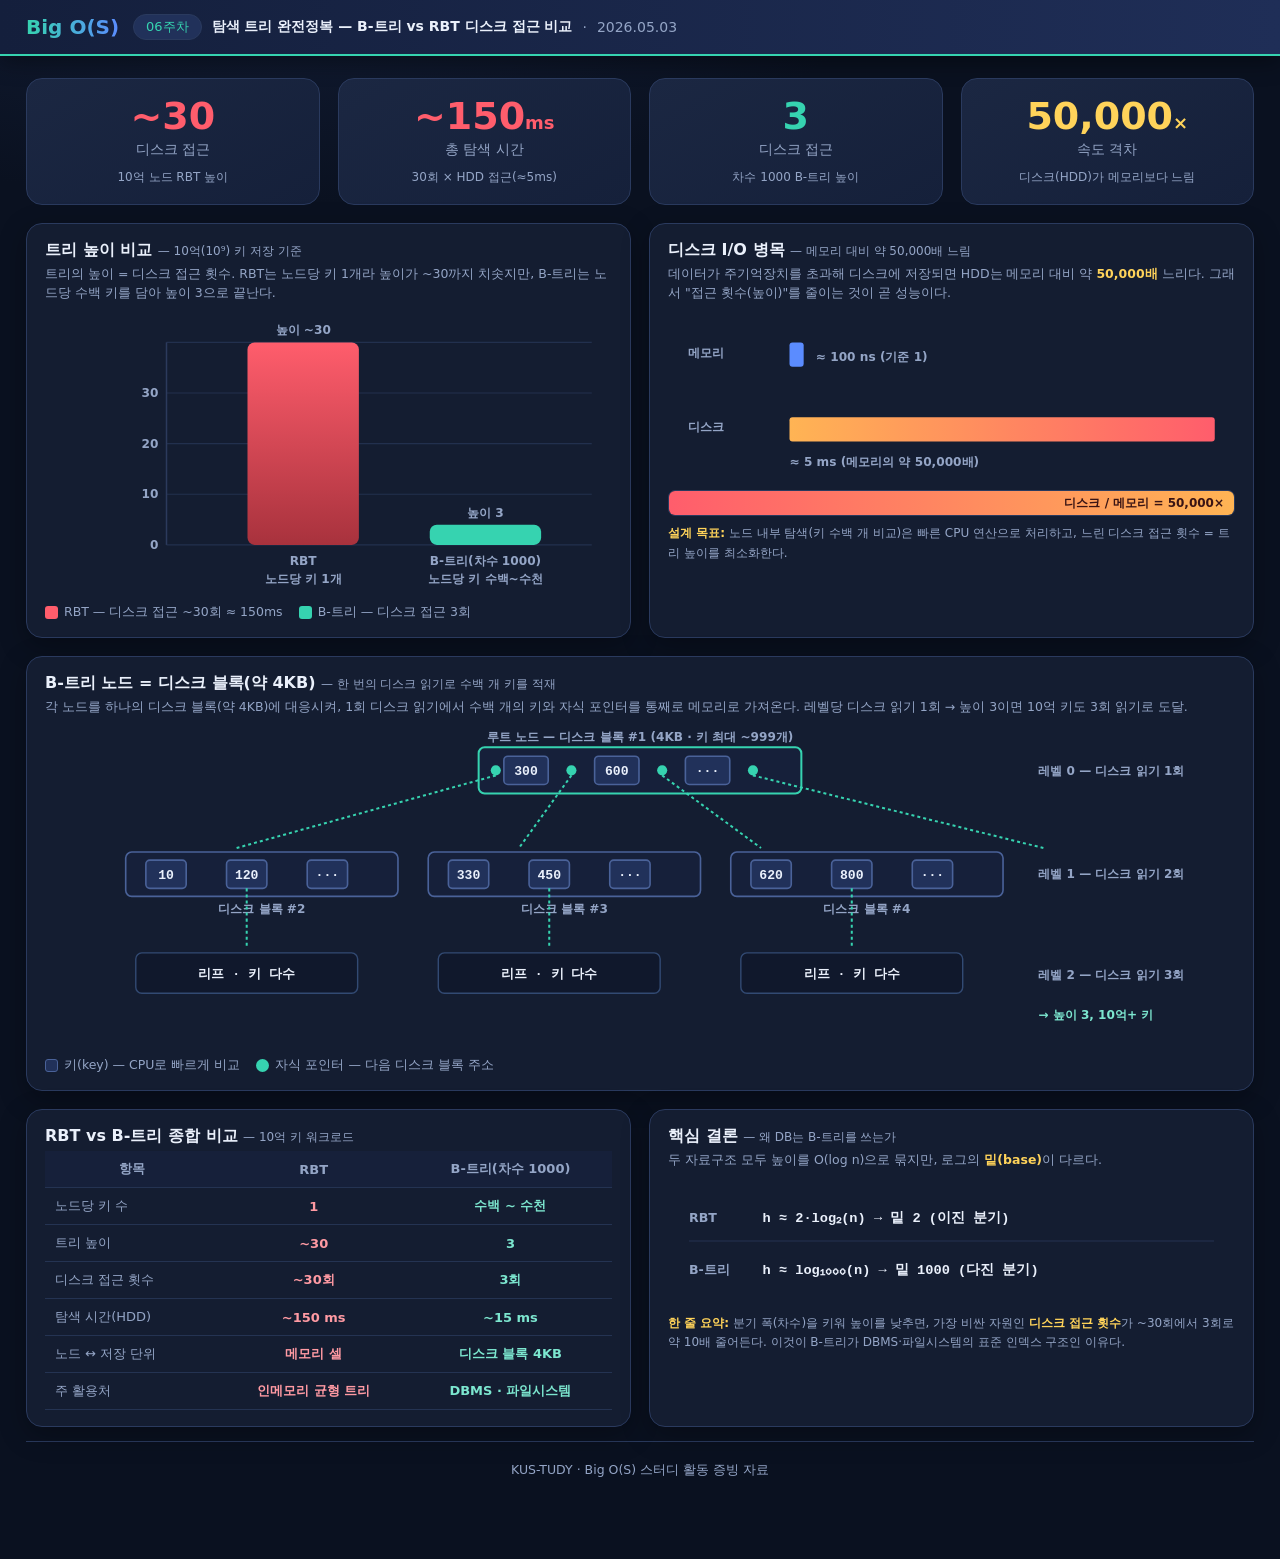
<file: week06/btree_vs_rbt_disk.html>
<!DOCTYPE html>
<html lang="ko">
<head>
<meta charset="UTF-8">
<meta name="viewport" content="width=device-width, initial-scale=1.0">
<title>Big O(S) · 6주차 · B-트리 vs RBT 디스크 비교</title>
<style>
  :root{
    --bg:#0c1322; --panel:#141d31; --panel2:#1b2742; --line:#2a3a5e;
    --ink:#eaf0fb; --sub:#94a5c6; --accent:#5b8cff; --teal:#36d3b0;
    --amber:#ffb454; --rose:#ff5d6c; --gold:#ffd35a;
  }
  *{box-sizing:border-box;}
  body{margin:0;background:radial-gradient(1200px 600px at 20% -10%,#16223f,#0a1120 60%);
    color:var(--ink);font-family:"Pretendard","Malgun Gothic","Apple SD Gothic Neo",system-ui,sans-serif;}
  header.bar{display:flex;align-items:center;gap:14px;padding:14px 26px;
    background:linear-gradient(90deg,#141f3c,#1f2e57);border-bottom:2px solid var(--teal);
    box-shadow:0 4px 24px rgba(0,0,0,.45);}
  .logo{font-weight:800;font-size:20px;
    background:linear-gradient(90deg,#36d3b0,#5b8cff);-webkit-background-clip:text;background-clip:text;color:transparent;}
  .crumbs{display:flex;gap:10px;align-items:center;color:var(--sub);font-size:14px;flex-wrap:wrap;}
  .crumbs b{color:var(--ink);}
  .pill{background:#21315a;border:1px solid var(--line);border-radius:999px;padding:3px 12px;font-size:13px;color:var(--teal);}
  .wrap{max-width:1280px;margin:0 auto;padding:22px 26px 60px;}
  .grid{display:grid;grid-template-columns:repeat(4,1fr);gap:18px;}
  .card{background:var(--panel);border:1px solid var(--line);border-radius:16px;padding:16px 18px;
    box-shadow:0 8px 28px rgba(0,0,0,.3);}
  .card h2{margin:0 0 4px;font-size:16px;}
  .card .desc{color:var(--sub);font-size:12.5px;margin:0 0 10px;line-height:1.5;}
  .s2{grid-column:span 2;} .s3{grid-column:span 3;} .s4{grid-column:span 4;}
  .tag{font-size:12px;color:var(--sub);font-weight:500;}
  svg{display:block;width:100%;height:auto;}
  /* KPI tiles */
  .kpi{display:flex;flex-direction:column;justify-content:center;align-items:center;
    background:linear-gradient(150deg,var(--panel2),#15203a);border:1px solid var(--line);
    border-radius:16px;padding:18px 12px;text-align:center;}
  .kpi .big{font-size:38px;font-weight:800;line-height:1;}
  .kpi .unit{font-size:14px;color:var(--sub);margin-top:6px;}
  .kpi .lbl{font-size:12px;color:var(--sub);margin-top:10px;line-height:1.4;}
  .kpi.rose .big{color:var(--rose);} .kpi.teal .big{color:var(--teal);}
  .kpi.amber .big{color:var(--amber);} .kpi.gold .big{color:var(--gold);}
  .legend{display:flex;gap:16px;flex-wrap:wrap;font-size:12.5px;color:var(--sub);margin-top:8px;}
  .legend span{display:inline-flex;align-items:center;gap:6px;}
  .dot{width:13px;height:13px;border-radius:3px;display:inline-block;}
  .axislbl{fill:var(--sub);font:600 12px system-ui;}
  table.cmp{width:100%;border-collapse:collapse;font-size:13px;margin-top:4px;}
  table.cmp th,table.cmp td{padding:9px 10px;border-bottom:1px solid #243352;text-align:center;}
  table.cmp th{color:var(--sub);font-weight:700;background:#16203a;}
  table.cmp td:first-child{text-align:left;color:var(--sub);}
  table.cmp .rbt{color:#ff9aa3;font-weight:700;}
  table.cmp .btr{color:#7ce6cf;font-weight:700;}
  .note{font-size:12px;color:var(--sub);line-height:1.6;margin-top:8px;}
  .note b{color:var(--gold);}
  .keyblk{fill:#21315a;stroke:#4a6299;stroke-width:1.6;}
  .keytxt{font:700 13px Consolas,monospace;fill:#eaf0fb;}
  .ptr{fill:#36d3b0;}
  .ptrline{stroke:#36d3b0;stroke-width:2;stroke-dasharray:3 3;}
  footer{text-align:center;color:var(--sub);font-size:12.5px;padding:20px;border-top:1px solid var(--line);margin-top:14px;}
  .ratio-bar{height:26px;border-radius:7px;background:#16203a;border:1px solid var(--line);overflow:hidden;position:relative;margin-top:6px;}
  .ratio-fill{height:100%;background:linear-gradient(90deg,#ff5d6c,#ffb454);display:flex;align-items:center;
    justify-content:flex-end;padding-right:10px;font-size:12px;font-weight:700;color:#3a1414;}
</style>
</head>
<body>
<header class="bar">
  <span class="logo">Big O(S)</span>
  <div class="crumbs">
    <span class="pill">06주차</span>
    <b>탐색 트리 완전정복 — B-트리 vs RBT 디스크 접근 비교</b>
    <span>·</span><span>2026.05.03</span>
  </div>
</header>

<div class="wrap">

  <!-- KPI row -->
  <div class="grid" style="margin-bottom:18px;">
    <div class="kpi rose"><div class="big">~30</div><div class="unit">디스크 접근</div>
      <div class="lbl">10억 노드 RBT 높이</div></div>
    <div class="kpi rose"><div class="big">~150<span style="font-size:18px;">ms</span></div><div class="unit">총 탐색 시간</div>
      <div class="lbl">30회 × HDD 접근(≈5ms)</div></div>
    <div class="kpi teal"><div class="big">3</div><div class="unit">디스크 접근</div>
      <div class="lbl">차수 1000 B-트리 높이</div></div>
    <div class="kpi gold"><div class="big">50,000<span style="font-size:18px;">×</span></div><div class="unit">속도 격차</div>
      <div class="lbl">디스크(HDD)가 메모리보다 느림</div></div>
  </div>

  <div class="grid">

    <!-- 높이 비교 막대 -->
    <div class="card s2">
      <h2>트리 높이 비교 <span class="tag">— 10억(10⁹) 키 저장 기준</span></h2>
      <p class="desc">트리의 높이 = 디스크 접근 횟수. RBT는 노드당 키 1개라 높이가 ~30까지 치솟지만, B-트리는 노드당 수백 키를 담아 높이 3으로 끝난다.</p>
      <svg viewBox="0 0 560 280" role="img" aria-label="높이 비교 막대그래프">
        <g stroke="#22304e" stroke-width="1">
          <line x1="120" y1="30" x2="540" y2="30"/>
          <line x1="120" y1="80" x2="540" y2="80"/>
          <line x1="120" y1="130" x2="540" y2="130"/>
          <line x1="120" y1="180" x2="540" y2="180"/>
          <line x1="120" y1="230" x2="540" y2="230"/>
        </g>
        <line x1="120" y1="30" x2="120" y2="230" stroke="#2c3a5c" stroke-width="1.5"/>
        <g class="axislbl" text-anchor="end">
          <text x="112" y="234">0</text><text x="112" y="184">10</text>
          <text x="112" y="134">20</text><text x="112" y="84">30</text>
        </g>
        <!-- RBT bar h~30 (30 -> y from 230 up 200px) -->
        <rect x="200" y="30" width="110" height="200" rx="7" fill="url(#gr)"/>
        <text x="255" y="22" text-anchor="middle" class="axislbl" fill="#ff9aa3" font-weight="800" font-size="14">높이 ~30</text>
        <text x="255" y="250" text-anchor="middle" class="axislbl">RBT</text>
        <text x="255" y="268" text-anchor="middle" class="axislbl" font-size="11">노드당 키 1개</text>
        <!-- B-tree bar h=3 -->
        <rect x="380" y="210" width="110" height="20" rx="7" fill="#36d3b0"/>
        <text x="435" y="202" text-anchor="middle" class="axislbl" fill="#7ce6cf" font-weight="800" font-size="14">높이 3</text>
        <text x="435" y="250" text-anchor="middle" class="axislbl">B-트리(차수 1000)</text>
        <text x="435" y="268" text-anchor="middle" class="axislbl" font-size="11">노드당 키 수백~수천</text>
        <defs>
          <linearGradient id="gr" x1="0" y1="0" x2="0" y2="1">
            <stop offset="0" stop-color="#ff5d6c"/><stop offset="1" stop-color="#a8323d"/>
          </linearGradient>
        </defs>
      </svg>
      <div class="legend">
        <span><i class="dot" style="background:#ff5d6c;"></i>RBT — 디스크 접근 ~30회 ≈ 150ms</span>
        <span><i class="dot" style="background:#36d3b0;"></i>B-트리 — 디스크 접근 3회</span>
      </div>
    </div>

    <!-- 디스크 vs 메모리 50000x -->
    <div class="card s2">
      <h2>디스크 I/O 병목 <span class="tag">— 메모리 대비 약 50,000배 느림</span></h2>
      <p class="desc">데이터가 주기억장치를 초과해 디스크에 저장되면 HDD는 메모리 대비 약 <b style="color:var(--gold)">50,000배</b> 느리다. 그래서 "접근 횟수(높이)"를 줄이는 것이 곧 성능이다.</p>
      <svg viewBox="0 0 560 170" role="img" aria-label="메모리 vs 디스크 접근 시간">
        <text x="20" y="44" class="axislbl" fill="#cbd6ef" font-weight="700">메모리</text>
        <rect x="120" y="30" width="14" height="24" rx="3" fill="#5b8cff"/>
        <text x="146" y="48" class="axislbl">≈ 100 ns (기준 1)</text>
        <text x="20" y="118" class="axislbl" fill="#cbd6ef" font-weight="700">디스크</text>
        <rect x="120" y="104" width="420" height="24" rx="3" fill="url(#gr2)"/>
        <text x="120" y="152" class="axislbl">≈ 5 ms (메모리의 약 50,000배)</text>
        <defs>
          <linearGradient id="gr2" x1="0" y1="0" x2="1" y2="0">
            <stop offset="0" stop-color="#ffb454"/><stop offset="1" stop-color="#ff5d6c"/>
          </linearGradient>
        </defs>
      </svg>
      <div class="ratio-bar"><div class="ratio-fill" id="ratioFill" style="width:100%;">디스크 / 메모리 = 50,000×</div></div>
      <p class="note"><b>설계 목표:</b> 노드 내부 탐색(키 수백 개 비교)은 빠른 CPU 연산으로 처리하고, 느린 디스크 접근 횟수 = 트리 높이를 최소화한다.</p>
    </div>

    <!-- B-tree node = disk block diagram -->
    <div class="card s4">
      <h2>B-트리 노드 = 디스크 블록(약 4KB) <span class="tag">— 한 번의 디스크 읽기로 수백 개 키를 적재</span></h2>
      <p class="desc">각 노드를 하나의 디스크 블록(약 4KB)에 대응시켜, 1회 디스크 읽기에서 수백 개의 키와 자식 포인터를 통째로 메모리로 가져온다. 레벨당 디스크 읽기 1회 → 높이 3이면 10억 키도 3회 읽기로 도달.</p>
      <svg viewBox="0 0 1180 320" role="img" aria-label="B-트리 노드 구조 다이어그램">
        <!-- Level 0: root block -->
        <g>
          <rect x="430" y="20" width="320" height="46" rx="6" fill="#16203a" stroke="#36d3b0" stroke-width="2"/>
          <!-- key cells -->
          <rect class="keyblk" x="455" y="29" width="44" height="28" rx="4"/><text class="keytxt" x="477" y="48" text-anchor="middle">300</text>
          <rect class="keyblk" x="545" y="29" width="44" height="28" rx="4"/><text class="keytxt" x="567" y="48" text-anchor="middle">600</text>
          <rect class="keyblk" x="635" y="29" width="44" height="28" rx="4"/><text class="keytxt" x="657" y="48" text-anchor="middle">···</text>
          <!-- child pointer dots -->
          <circle class="ptr" cx="447" cy="43" r="5"/><circle class="ptr" cx="522" cy="43" r="5"/>
          <circle class="ptr" cx="612" cy="43" r="5"/><circle class="ptr" cx="702" cy="43" r="5"/>
          <text x="590" y="14" text-anchor="middle" class="axislbl" fill="#7ce6cf" font-weight="700">루트 노드 — 디스크 블록 #1 (4KB · 키 최대 ~999개)</text>
        </g>
        <!-- pointer lines to level 1 -->
        <line class="ptrline" x1="447" y1="48" x2="190" y2="120"/>
        <line class="ptrline" x1="522" y1="48" x2="470" y2="120"/>
        <line class="ptrline" x1="612" y1="48" x2="710" y2="120"/>
        <line class="ptrline" x1="702" y1="48" x2="990" y2="120"/>
        <!-- Level 1: three blocks -->
        <g>
          <rect x="80" y="124" width="270" height="44" rx="6" fill="#16203a" stroke="#4a6299" stroke-width="1.6"/>
          <rect class="keyblk" x="100" y="132" width="40" height="28" rx="4"/><text class="keytxt" x="120" y="151" text-anchor="middle">10</text>
          <rect class="keyblk" x="180" y="132" width="40" height="28" rx="4"/><text class="keytxt" x="200" y="151" text-anchor="middle">120</text>
          <rect class="keyblk" x="260" y="132" width="40" height="28" rx="4"/><text class="keytxt" x="280" y="151" text-anchor="middle">···</text>
          <text x="215" y="184" text-anchor="middle" class="axislbl" font-size="11">디스크 블록 #2</text>
        </g>
        <g>
          <rect x="380" y="124" width="270" height="44" rx="6" fill="#16203a" stroke="#4a6299" stroke-width="1.6"/>
          <rect class="keyblk" x="400" y="132" width="40" height="28" rx="4"/><text class="keytxt" x="420" y="151" text-anchor="middle">330</text>
          <rect class="keyblk" x="480" y="132" width="40" height="28" rx="4"/><text class="keytxt" x="500" y="151" text-anchor="middle">450</text>
          <rect class="keyblk" x="560" y="132" width="40" height="28" rx="4"/><text class="keytxt" x="580" y="151" text-anchor="middle">···</text>
          <text x="515" y="184" text-anchor="middle" class="axislbl" font-size="11">디스크 블록 #3</text>
        </g>
        <g>
          <rect x="680" y="124" width="270" height="44" rx="6" fill="#16203a" stroke="#4a6299" stroke-width="1.6"/>
          <rect class="keyblk" x="700" y="132" width="40" height="28" rx="4"/><text class="keytxt" x="720" y="151" text-anchor="middle">620</text>
          <rect class="keyblk" x="780" y="132" width="40" height="28" rx="4"/><text class="keytxt" x="800" y="151" text-anchor="middle">800</text>
          <rect class="keyblk" x="860" y="132" width="40" height="28" rx="4"/><text class="keytxt" x="880" y="151" text-anchor="middle">···</text>
          <text x="815" y="184" text-anchor="middle" class="axislbl" font-size="11">디스크 블록 #4</text>
        </g>
        <!-- pointer to leaf level -->
        <line class="ptrline" x1="200" y1="160" x2="200" y2="220"/>
        <line class="ptrline" x1="500" y1="160" x2="500" y2="220"/>
        <line class="ptrline" x1="800" y1="160" x2="800" y2="220"/>
        <!-- Level 2: leaf blocks -->
        <g>
          <rect x="90" y="224" width="220" height="40" rx="6" fill="#10182c" stroke="#324a73" stroke-width="1.4"/>
          <text class="keytxt" x="200" y="249" text-anchor="middle" fill="#9fb4dd">리프 · 키 다수</text>
        </g>
        <g>
          <rect x="390" y="224" width="220" height="40" rx="6" fill="#10182c" stroke="#324a73" stroke-width="1.4"/>
          <text class="keytxt" x="500" y="249" text-anchor="middle" fill="#9fb4dd">리프 · 키 다수</text>
        </g>
        <g>
          <rect x="690" y="224" width="220" height="40" rx="6" fill="#10182c" stroke="#324a73" stroke-width="1.4"/>
          <text class="keytxt" x="800" y="249" text-anchor="middle" fill="#9fb4dd">리프 · 키 다수</text>
        </g>
        <!-- height annotation -->
        <g class="axislbl" text-anchor="start">
          <text x="985" y="48">레벨 0 — 디스크 읽기 1회</text>
          <text x="985" y="150">레벨 1 — 디스크 읽기 2회</text>
          <text x="985" y="250">레벨 2 — 디스크 읽기 3회</text>
          <text x="985" y="290" fill="#7ce6cf" font-weight="800">→ 높이 3, 10억+ 키</text>
        </g>
      </svg>
      <div class="legend">
        <span><i class="dot" style="background:#21315a;border:1px solid #4a6299;"></i>키(key) — CPU로 빠르게 비교</span>
        <span><i class="dot" style="background:#36d3b0;border-radius:50%;"></i>자식 포인터 — 다음 디스크 블록 주소</span>
      </div>
    </div>

    <!-- comparison table -->
    <div class="card s2">
      <h2>RBT vs B-트리 종합 비교 <span class="tag">— 10억 키 워크로드</span></h2>
      <table class="cmp">
        <tr><th>항목</th><th>RBT</th><th>B-트리(차수 1000)</th></tr>
        <tr><td>노드당 키 수</td><td class="rbt">1</td><td class="btr">수백 ~ 수천</td></tr>
        <tr><td>트리 높이</td><td class="rbt">~30</td><td class="btr">3</td></tr>
        <tr><td>디스크 접근 횟수</td><td class="rbt">~30회</td><td class="btr">3회</td></tr>
        <tr><td>탐색 시간(HDD)</td><td class="rbt">~150 ms</td><td class="btr">~15 ms</td></tr>
        <tr><td>노드 ↔ 저장 단위</td><td class="rbt">메모리 셀</td><td class="btr">디스크 블록 4KB</td></tr>
        <tr><td>주 활용처</td><td class="rbt">인메모리 균형 트리</td><td class="btr">DBMS · 파일시스템</td></tr>
      </table>
    </div>

    <!-- 결론 카드 -->
    <div class="card s2">
      <h2>핵심 결론 <span class="tag">— 왜 DB는 B-트리를 쓰는가</span></h2>
      <p class="desc">두 자료구조 모두 높이를 O(log n)으로 묶지만, 로그의 <b style="color:var(--gold)">밑(base)</b>이 다르다.</p>
      <svg viewBox="0 0 540 120" role="img" aria-label="로그 밑 비교">
        <text x="20" y="40" class="axislbl" fill="#ff9aa3" font-weight="700">RBT</text>
        <text x="90" y="40" class="keytxt" fill="#eaf0fb">h ≈ 2·log₂(n) → 밑 2 (이진 분기)</text>
        <text x="20" y="90" class="axislbl" fill="#7ce6cf" font-weight="700">B-트리</text>
        <text x="90" y="90" class="keytxt" fill="#eaf0fb">h ≈ log₁₀₀₀(n) → 밑 1000 (다진 분기)</text>
        <line x1="20" y1="58" x2="520" y2="58" stroke="#243352" stroke-width="1"/>
      </svg>
      <p class="note"><b>한 줄 요약:</b> 분기 폭(차수)을 키워 높이를 낮추면, 가장 비싼 자원인 <b>디스크 접근 횟수</b>가 ~30회에서 3회로 약 10배 줄어든다. 이것이 B-트리가 DBMS·파일시스템의 표준 인덱스 구조인 이유다.</p>
    </div>

  </div>
  <footer>KUS-TUDY · Big O(S) 스터디 활동 증빙 자료</footer>
</div>

<script>
// 로드 즉시 완성 대시보드를 보장한다 (모든 그래프/다이어그램은 정적 SVG).
// 비율 막대에 짧은 카운트업을 부여해 50,000배 격차를 시각적으로 강조한다.
(function(){
  const fill = document.getElementById('ratioFill');
  const target = 50000;
  // 너비는 기본적으로 100%로 채워져 있어 스크린샷에서도 완성 상태로 보인다.
  let cur = 0; const t0 = performance.now();
  function step(now){
    const p = Math.min(1, (now - t0)/700);
    cur = Math.round(target * (1 - Math.pow(1-p,3)) / 1000) * 1000;
    if(cur < 1000) cur = 1000;
    fill.textContent = '디스크 / 메모리 = ' + cur.toLocaleString('ko-KR') + '×';
    if(p < 1) requestAnimationFrame(step);
    else fill.textContent = '디스크 / 메모리 = 50,000×';
  }
  requestAnimationFrame(step);
  console.log('[Big O(S) 6주차] RBT 높이~30(≈150ms) vs B-트리(차수1000) 높이3, 디스크/메모리=50,000배');
})();
</script>
</body>
</html>
</file>
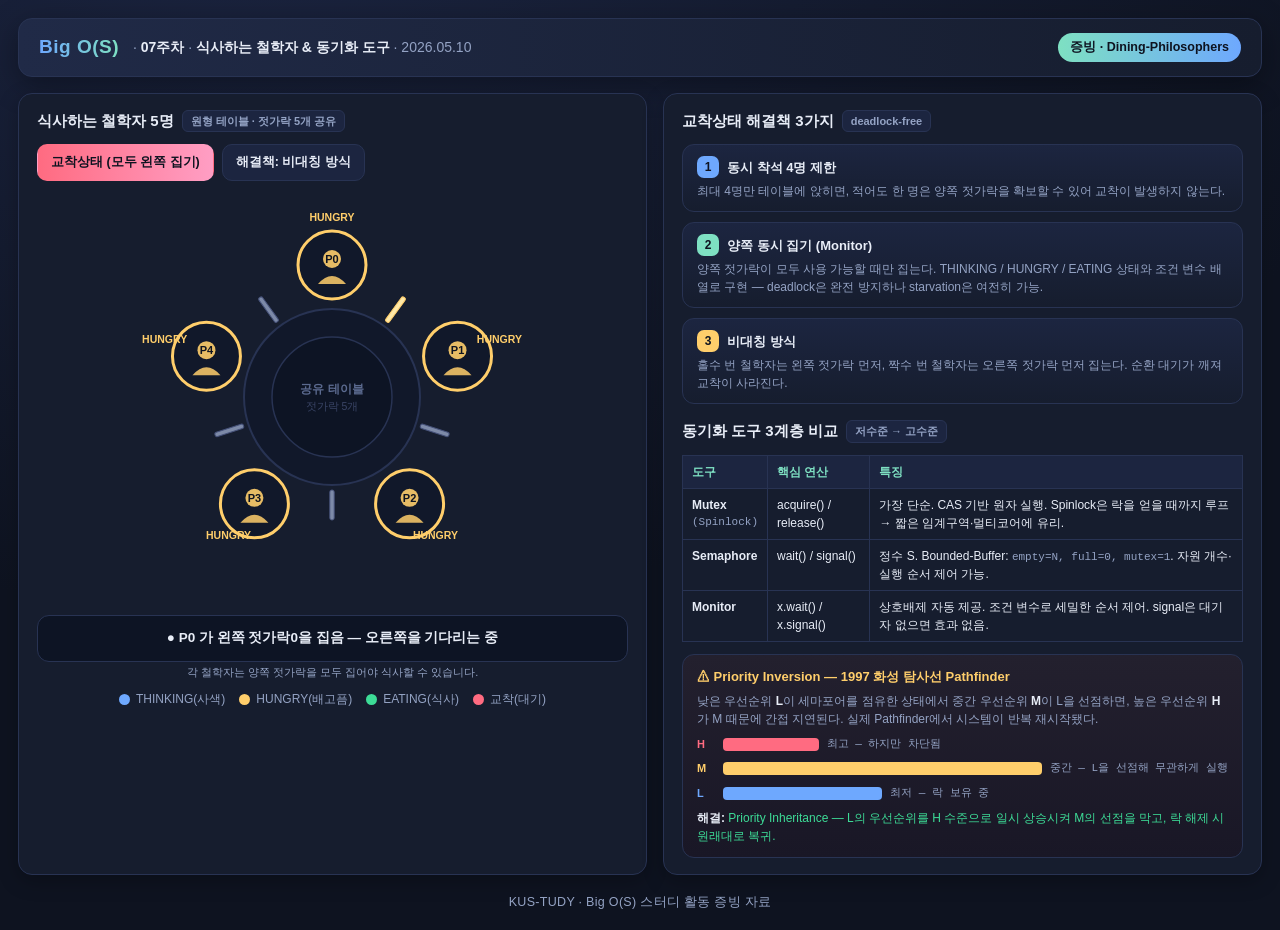
<file: week07/dining_philosophers_sync.html>
<!DOCTYPE html>
<html lang="ko">
<head>
<meta charset="UTF-8">
<meta name="viewport" content="width=device-width, initial-scale=1.0">
<title>식사하는 철학자 · Big O(S)</title>
<style>
  :root{
    --bg:#0e1320; --panel:#161d2e; --panel2:#1c2540; --line:#283353;
    --ink:#e8edf7; --muted:#94a3c4; --accent:#6ea8fe; --accent2:#7ee0c2;
    --think:#6ea8fe; --hungry:#ffce6b; --eat:#3ddc97; --dead:#ff6b81;
  }
  *{box-sizing:border-box;margin:0;padding:0}
  body{
    font-family:"Malgun Gothic","Apple SD Gothic Neo","Segoe UI",sans-serif;
    background:radial-gradient(1200px 700px at 20% -10%,#1b2440,transparent),var(--bg);
    color:var(--ink); padding:18px; line-height:1.5;
  }
  .header{
    display:flex;align-items:center;gap:14px;flex-wrap:wrap;
    background:linear-gradient(90deg,#202a47,#161d2e);
    border:1px solid var(--line);border-radius:14px;padding:14px 20px;margin-bottom:16px;
    box-shadow:0 8px 30px rgba(0,0,0,.35);
  }
  .logo{font-weight:800;font-size:19px;letter-spacing:.5px;
    background:linear-gradient(90deg,var(--accent),var(--accent2));-webkit-background-clip:text;background-clip:text;color:transparent}
  .crumb{color:var(--muted);font-size:14px}
  .crumb b{color:var(--ink)}
  .pill{margin-left:auto;font-size:12.5px;color:#0e1320;background:linear-gradient(90deg,var(--accent2),var(--accent));
    padding:5px 12px;border-radius:999px;font-weight:700}
  .grid{display:grid;grid-template-columns:1.05fr 1fr;gap:16px}
  .card{background:var(--panel);border:1px solid var(--line);border-radius:14px;padding:16px 18px;box-shadow:0 6px 20px rgba(0,0,0,.25)}
  .card h2{font-size:15px;margin-bottom:12px;display:flex;align-items:center;gap:8px}
  .tag{font-size:11px;padding:2px 8px;border-radius:6px;background:var(--panel2);color:var(--muted);border:1px solid var(--line)}
  .controls{display:flex;gap:8px;flex-wrap:wrap;margin-bottom:6px}
  button{font-family:inherit;cursor:pointer;border:1px solid var(--line);background:var(--panel2);color:var(--ink);
    padding:9px 13px;border-radius:10px;font-size:12.5px;font-weight:600;transition:.15s}
  button:hover{border-color:var(--accent);transform:translateY(-1px)}
  button.active{background:linear-gradient(90deg,var(--dead),#ff9ec4);color:#0e1320;border-color:transparent}
  button.activeOk{background:linear-gradient(90deg,var(--eat),var(--accent2));color:#0e1320;border-color:transparent}
  .stagewrap{display:flex;justify-content:center;margin:6px 0 4px}
  svg{display:block;max-width:100%}
  .statusbar{margin-top:8px;border-radius:12px;padding:12px 16px;border:1px solid var(--line);background:#0d1424;text-align:center;font-size:13.5px;font-weight:600}
  .statusbar.dead{border-color:var(--dead);color:var(--dead);background:linear-gradient(90deg,#2a1d24,#241a22)}
  .statusbar.ok{border-color:var(--eat);color:var(--eat);background:linear-gradient(90deg,#172a23,#16241f)}
  .legend{display:flex;gap:14px;flex-wrap:wrap;font-size:12px;color:var(--muted);margin-top:10px;justify-content:center}
  .legend span{display:flex;align-items:center;gap:6px}
  .sw{width:11px;height:11px;border-radius:50%;display:inline-block}
  .sol{display:grid;gap:10px}
  .solcard{border:1px solid var(--line);border-radius:12px;padding:11px 14px;background:linear-gradient(180deg,var(--panel2),var(--panel))}
  .solcard .k{font-weight:700;font-size:13px;display:flex;align-items:center;gap:8px}
  .solcard .d{font-size:12px;color:var(--muted);margin-top:4px}
  .num{width:22px;height:22px;border-radius:7px;display:inline-flex;align-items:center;justify-content:center;font-size:12px;color:#0e1320;font-weight:800;background:var(--accent)}
  table{width:100%;border-collapse:collapse;font-size:12px;margin-top:4px}
  th,td{border:1px solid var(--line);padding:7px 9px;text-align:left;vertical-align:top}
  th{background:var(--panel2);color:var(--accent2);font-weight:700}
  td b{color:var(--ink)}
  .lvl{font-family:"Consolas",monospace;font-size:11px;color:var(--muted)}
  .pi{border:1px solid var(--line);border-radius:12px;padding:12px 14px;margin-top:12px;background:linear-gradient(180deg,#23202e,#191726)}
  .pi .k{font-weight:700;font-size:13px;display:flex;align-items:center;gap:8px;color:var(--hungry)}
  .pi .d{font-size:12px;color:var(--muted);margin-top:5px}
  .pi .d b{color:var(--ink)}
  .barrow{display:flex;align-items:center;gap:8px;margin-top:8px;font-size:11px}
  .barrow .name{width:18px;font-weight:700}
  .bar{height:13px;border-radius:4px;flex:0 0 auto}
  .footer{margin-top:18px;text-align:center;color:var(--muted);font-size:12.5px;letter-spacing:.3px}
  .chopwarn{font-size:11px;color:var(--muted);text-align:center;margin-top:2px}
</style>
</head>
<body>
  <div class="header">
    <span class="logo">Big O(S)</span>
    <span class="crumb">· <b>07주차</b> · <b>식사하는 철학자 &amp; 동기화 도구</b> · 2026.05.10</span>
    <span class="pill">증빙 · Dining-Philosophers</span>
  </div>

  <div class="grid">
    <!-- LEFT: circular table -->
    <div class="card">
      <h2>식사하는 철학자 5명 <span class="tag">원형 테이블 · 젓가락 5개 공유</span></h2>
      <div class="controls">
        <button id="bdead" class="active">교착상태 (모두 왼쪽 집기)</button>
        <button id="bok" class="">해결책: 비대칭 방식</button>
      </div>
      <div class="stagewrap">
        <svg id="table" viewBox="0 0 420 420" width="420" height="420" aria-label="원형 식탁"></svg>
      </div>
      <div class="statusbar dead" id="status">● DEADLOCK — 5명이 모두 왼쪽 젓가락을 집고 오른쪽을 영원히 대기</div>
      <div class="chopwarn" id="chopwarn">각 철학자는 양쪽 젓가락을 모두 집어야 식사할 수 있습니다.</div>
      <div class="legend">
        <span><span class="sw" style="background:var(--think)"></span> THINKING(사색)</span>
        <span><span class="sw" style="background:var(--hungry)"></span> HUNGRY(배고픔)</span>
        <span><span class="sw" style="background:var(--eat)"></span> EATING(식사)</span>
        <span><span class="sw" style="background:var(--dead)"></span> 교착(대기)</span>
      </div>
    </div>

    <!-- RIGHT: solutions + comparison + priority inversion -->
    <div class="card">
      <h2>교착상태 해결책 3가지 <span class="tag">deadlock-free</span></h2>
      <div class="sol">
        <div class="solcard">
          <div class="k"><span class="num">1</span> 동시 착석 4명 제한</div>
          <div class="d">최대 4명만 테이블에 앉히면, 적어도 한 명은 양쪽 젓가락을 확보할 수 있어 교착이 발생하지 않는다.</div>
        </div>
        <div class="solcard">
          <div class="k"><span class="num" style="background:var(--accent2)">2</span> 양쪽 동시 집기 (Monitor)</div>
          <div class="d">양쪽 젓가락이 모두 사용 가능할 때만 집는다. THINKING / HUNGRY / EATING 상태와 조건 변수 배열로 구현 — deadlock은 완전 방지하나 starvation은 여전히 가능.</div>
        </div>
        <div class="solcard">
          <div class="k"><span class="num" style="background:var(--hungry)">3</span> 비대칭 방식</div>
          <div class="d">홀수 번 철학자는 왼쪽 젓가락 먼저, 짝수 번 철학자는 오른쪽 젓가락 먼저 집는다. 순환 대기가 깨져 교착이 사라진다.</div>
        </div>
      </div>

      <h2 style="margin-top:16px">동기화 도구 3계층 비교 <span class="tag">저수준 → 고수준</span></h2>
      <table>
        <tr><th>도구</th><th>핵심 연산</th><th>특징</th></tr>
        <tr>
          <td><b>Mutex</b><div class="lvl">(Spinlock)</div></td>
          <td>acquire() / release()</td>
          <td>가장 단순. CAS 기반 원자 실행. Spinlock은 락을 얻을 때까지 루프 → 짧은 임계구역·멀티코어에 유리.</td>
        </tr>
        <tr>
          <td><b>Semaphore</b></td>
          <td>wait() / signal()</td>
          <td>정수 S. Bounded-Buffer: <span class="lvl">empty=N, full=0, mutex=1</span>. 자원 개수·실행 순서 제어 가능.</td>
        </tr>
        <tr>
          <td><b>Monitor</b></td>
          <td>x.wait() / x.signal()</td>
          <td>상호배제 자동 제공. 조건 변수로 세밀한 순서 제어. signal은 대기자 없으면 효과 없음.</td>
        </tr>
      </table>

      <div class="pi">
        <div class="k">⚠ Priority Inversion — 1997 화성 탐사선 Pathfinder</div>
        <div class="d">낮은 우선순위 <b>L</b>이 세마포어를 점유한 상태에서 중간 우선순위 <b>M</b>이 L을 선점하면, 높은 우선순위 <b>H</b>가 M 때문에 간접 지연된다. 실제 Pathfinder에서 시스템이 반복 재시작됐다.</div>
        <div class="barrow"><span class="name" style="color:var(--dead)">H</span><div class="bar" id="barH" style="width:18%;background:var(--dead)"></div><span class="lvl">최고 — 하지만 차단됨</span></div>
        <div class="barrow"><span class="name" style="color:var(--hungry)">M</span><div class="bar" style="width:60%;background:var(--hungry)"></div><span class="lvl">중간 — L을 선점해 무관하게 실행</span></div>
        <div class="barrow"><span class="name" style="color:var(--think)">L</span><div class="bar" style="width:30%;background:var(--think)"></div><span class="lvl">최저 — 락 보유 중</span></div>
        <div class="d" style="margin-top:8px;color:var(--eat)"><b>해결:</b> Priority Inheritance — L의 우선순위를 H 수준으로 일시 상승시켜 M의 선점을 막고, 락 해제 시 원래대로 복귀.</div>
      </div>
    </div>
  </div>

  <div class="footer">KUS-TUDY · Big O(S) 스터디 활동 증빙 자료</div>

<script>
(function(){
  const NS='http://www.w3.org/2000/svg';
  const svg=document.getElementById('table');
  const CX=210, CY=210, R=132, PHIL_R=34, CHOP_R=108;
  const COL={THINKING:'#6ea8fe',HUNGRY:'#ffce6b',EATING:'#3ddc97',DEAD:'#ff6b81'};
  const N=5;

  // philosopher angle (start at top, clockwise)
  function angP(i){ return (-90 + i*360/N) * Math.PI/180; }
  // chopstick i sits between philosopher i and i+1
  function angC(i){ return (-90 + (i+0.5)*360/N) * Math.PI/180; }

  function el(tag,attrs){const e=document.createElementNS(NS,tag);for(const k in attrs)e.setAttribute(k,attrs[k]);return e;}

  let timer=null;

  function drawBase(){
    svg.innerHTML='';
    // table top
    svg.appendChild(el('circle',{cx:CX,cy:CY,r:88,fill:'#11182a',stroke:'#283353','stroke-width':2}));
    svg.appendChild(el('circle',{cx:CX,cy:CY,r:60,fill:'#0d1424',stroke:'#283353','stroke-width':1.5}));
    const t=el('text',{x:CX,y:CY-4,'text-anchor':'middle',fill:'#5b6a8f','font-size':'12','font-weight':'700'});
    t.textContent='공유 테이블';
    svg.appendChild(t);
    const t2=el('text',{x:CX,y:CY+13,'text-anchor':'middle',fill:'#3a4566','font-size':'10.5'});
    t2.textContent='젓가락 5개';
    svg.appendChild(t2);
  }

  // state: phils array of state, chops array of owner (-1 none, else philosopher idx)
  function render(states, chopOwner, held){
    drawBase();
    // draw chopsticks
    for(let i=0;i<N;i++){
      const a=angC(i);
      const x=CX+Math.cos(a)*CHOP_R, y=CY+Math.sin(a)*CHOP_R;
      const owned = chopOwner[i]>=0;
      const g=el('g',{transform:`translate(${x},${y}) rotate(${(a*180/Math.PI)+90})`});
      g.appendChild(el('rect',{x:-2.2,y:-15,width:4.4,height:30,rx:2,
        fill: owned? '#ffe9a8':'#7d8aa8', stroke: owned?'#ffce6b':'#46527a','stroke-width':1}));
      svg.appendChild(g);
      // owner indicator dot
      if(owned){
        const od=el('circle',{cx:x,cy:y,r:3.5,fill:COL[states[chopOwner[i]]]||'#fff',opacity:0.0});
        // subtle, skip
      }
    }
    // draw philosophers
    for(let i=0;i<N;i++){
      const a=angP(i);
      const x=CX+Math.cos(a)*R, y=CY+Math.sin(a)*R;
      const st=states[i];
      const c=COL[st];
      const g=el('g',{});
      // glow for eating
      if(st==='EATING'){
        g.appendChild(el('circle',{cx:x,cy:y,r:PHIL_R+6,fill:'none',stroke:c,'stroke-width':2,opacity:0.5}));
      }
      g.appendChild(el('circle',{cx:x,cy:y,r:PHIL_R,fill:'#11182a',stroke:c,'stroke-width':3}));
      // face dot ring colored
      g.appendChild(el('circle',{cx:x,cy:y-6,r:9,fill:c,opacity:0.9}));
      // body
      g.appendChild(el('path',{d:`M ${x-14} ${y+19} Q ${x} ${y+3} ${x+14} ${y+19}`,fill:c,opacity:0.85}));
      svg.appendChild(g);
      // label P0..P4
      const lab=el('text',{x:x,y:y+5,'text-anchor':'middle',fill:'#0e1320','font-size':'12','font-weight':'800'});
      // place number on body
      const numT=el('text',{x:x,y:y-2,'text-anchor':'middle',fill:'#0e1320','font-size':'11','font-weight':'800'});
      numT.textContent='P'+i;
      svg.appendChild(numT);
      // state text outside
      const ox=CX+Math.cos(a)*(R+44), oy=CY+Math.sin(a)*(R+44);
      const stT=el('text',{x:ox,y:oy,'text-anchor':'middle',fill:c,'font-size':'10.5','font-weight':'700'});
      stT.textContent=st;
      svg.appendChild(stT);
    }
  }

  // ----- DEADLOCK animation: everyone grabs LEFT chopstick, then stuck -----
  // left chopstick of philosopher i = chopstick i ; right = chopstick (i-1+N)%N (convention)
  function runDeadlock(){
    if(timer)clearInterval(timer);
    let states=Array(N).fill('THINKING');
    let chopOwner=Array(N).fill(-1);
    render(states,chopOwner);
    setStatus('thinking','● 사색 중 — 곧 모두 배고파집니다...');
    let phase=0;
    timer=setInterval(()=>{
      if(phase===0){
        states=states.map(()=> 'HUNGRY');
        render(states,chopOwner);
        setStatus('hungry','● 5명 모두 HUNGRY — 동시에 왼쪽 젓가락을 집으려 합니다');
      }else if(phase>=1 && phase<=5){
        const i=phase-1;
        chopOwner[i]=i;           // each grabs its LEFT chopstick
        render(states,chopOwner);
        setStatus('hungry','● P'+i+' 가 왼쪽 젓가락'+i+'을 집음 — 오른쪽을 기다리는 중');
      }else{
        states=states.map(()=> 'DEAD');
        render(states,chopOwner);
        setStatus('dead','● DEADLOCK — 5명 모두 왼쪽을 쥔 채 오른쪽 젓가락을 영원히 대기 (순환 대기)');
        clearInterval(timer);timer=null;
      }
      phase++;
    },560);
  }

  // ----- SOLUTION (asymmetric): no deadlock, philosophers cycle through eating -----
  function runAsym(){
    if(timer)clearInterval(timer);
    let states=Array(N).fill('THINKING');
    let chopOwner=Array(N).fill(-1);
    // schedule: non-adjacent philosophers eat in turns -> {0,2} then {1,3} then {4}
    const waves=[[0,2],[1,3],[4],[2,0]];
    let w=0;
    render(states,chopOwner);
    setStatus('ok','● 비대칭 방식 — 홀수는 왼쪽 먼저, 짝수는 오른쪽 먼저 → 순환 대기 차단');
    timer=setInterval(()=>{
      states=Array(N).fill('THINKING');
      chopOwner=Array(N).fill(-1);
      const eaters=waves[w%waves.length];
      // mark some as hungry too
      for(let i=0;i<N;i++) if(Math.random()<0.4 && eaters.indexOf(i)<0) states[i]='HUNGRY';
      eaters.forEach(i=>{
        states[i]='EATING';
        chopOwner[i]=i;                 // left
        chopOwner[(i-1+N)%N]=i;         // right -> both held, no conflict (non-adjacent)
      });
      render(states,chopOwner);
      setStatus('ok','● 식사 중: '+eaters.map(x=>'P'+x).join(', ')+' — 인접하지 않아 충돌 없음. 교착·기아 없이 순환 식사');
      w++;
    },900);
  }

  function setStatus(kind,msg){
    const s=document.getElementById('status');
    s.className='statusbar '+(kind==='dead'?'dead':kind==='ok'?'ok':'');
    s.textContent=msg;
  }

  const bDead=document.getElementById('bdead'), bOk=document.getElementById('bok');
  bDead.onclick=()=>{bDead.classList.add('active');bDead.classList.remove('activeOk');bOk.classList.remove('activeOk');bOk.classList.remove('active');document.getElementById('chopwarn').textContent='각 철학자는 양쪽 젓가락을 모두 집어야 식사할 수 있습니다.';runDeadlock();};
  bOk.onclick=()=>{bOk.classList.add('activeOk');bDead.classList.remove('active');document.getElementById('chopwarn').textContent='비대칭 방식으로 순환 대기가 깨져 교착이 발생하지 않습니다.';runAsym();};

  // default on load: the DEADLOCK scenario, fully rendered so a single screenshot is meaningful
  runDeadlock();
})();
</script>
</body>
</html>
</file>
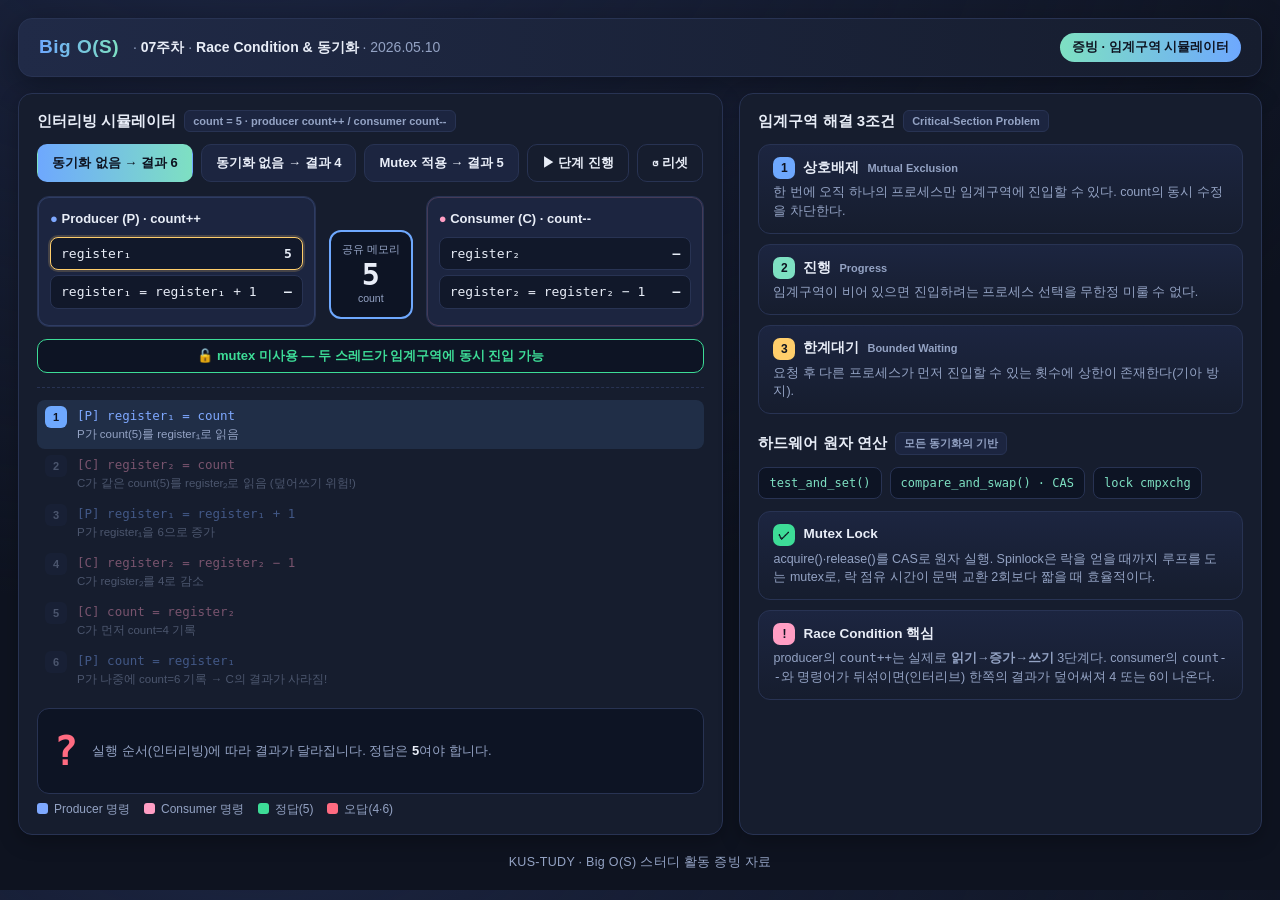
<file: week07/race_condition_sim.html>
<!DOCTYPE html>
<html lang="ko">
<head>
<meta charset="UTF-8">
<meta name="viewport" content="width=device-width, initial-scale=1.0">
<title>Race Condition 시뮬레이터 · Big O(S)</title>
<style>
  :root{
    --bg:#0e1320; --panel:#161d2e; --panel2:#1c2540; --line:#283353;
    --ink:#e8edf7; --muted:#94a3c4; --accent:#6ea8fe; --accent2:#7ee0c2;
    --bad:#ff6b81; --good:#3ddc97; --warn:#ffce6b; --prod:#7ea8ff; --cons:#ff9ec4;
  }
  *{box-sizing:border-box;margin:0;padding:0}
  body{
    font-family:"Malgun Gothic","Apple SD Gothic Neo","Segoe UI",sans-serif;
    background:radial-gradient(1200px 700px at 20% -10%,#1b2440,transparent),var(--bg);
    color:var(--ink); padding:18px; line-height:1.5;
  }
  .header{
    display:flex;align-items:center;gap:14px;flex-wrap:wrap;
    background:linear-gradient(90deg,#202a47,#161d2e);
    border:1px solid var(--line);border-radius:14px;padding:14px 20px;margin-bottom:16px;
    box-shadow:0 8px 30px rgba(0,0,0,.35);
  }
  .logo{font-weight:800;font-size:19px;letter-spacing:.5px;
    background:linear-gradient(90deg,var(--accent),var(--accent2));-webkit-background-clip:text;background-clip:text;color:transparent}
  .crumb{color:var(--muted);font-size:14px}
  .crumb b{color:var(--ink)}
  .sep{color:#3a4566}
  .pill{margin-left:auto;font-size:12.5px;color:#0e1320;background:linear-gradient(90deg,var(--accent2),var(--accent));
    padding:5px 12px;border-radius:999px;font-weight:700}
  .grid{display:grid;grid-template-columns:1.35fr 1fr;gap:16px}
  .card{background:var(--panel);border:1px solid var(--line);border-radius:14px;padding:16px 18px;box-shadow:0 6px 20px rgba(0,0,0,.25)}
  .card h2{font-size:15px;margin-bottom:12px;display:flex;align-items:center;gap:8px}
  .tag{font-size:11px;padding:2px 8px;border-radius:6px;background:var(--panel2);color:var(--muted);border:1px solid var(--line)}
  .controls{display:flex;gap:8px;flex-wrap:wrap;margin-bottom:14px}
  button{font-family:inherit;cursor:pointer;border:1px solid var(--line);background:var(--panel2);color:var(--ink);
    padding:9px 14px;border-radius:10px;font-size:13px;font-weight:600;transition:.15s}
  button:hover{border-color:var(--accent);transform:translateY(-1px)}
  button.active{background:linear-gradient(90deg,var(--accent),var(--accent2));color:#0e1320;border-color:transparent}
  button.ghost{background:transparent}
  .scene{display:grid;grid-template-columns:1fr 90px 1fr;gap:10px;align-items:start}
  .thread{border-radius:12px;padding:12px;border:1px solid var(--line);background:var(--panel2)}
  .thread.prod{box-shadow:inset 0 0 0 1px rgba(126,168,255,.18)}
  .thread.cons{box-shadow:inset 0 0 0 1px rgba(255,158,196,.18)}
  .thread .title{font-weight:700;font-size:13px;margin-bottom:8px;display:flex;justify-content:space-between;align-items:center}
  .dotP{color:var(--prod)} .dotC{color:var(--cons)}
  .reg{display:flex;justify-content:space-between;background:#11182a;border:1px solid var(--line);border-radius:8px;padding:6px 10px;margin:5px 0;font-family:"Consolas",monospace;font-size:13px}
  .reg .v{font-weight:800}
  .reg.hot{border-color:var(--warn);box-shadow:0 0 0 2px rgba(255,206,107,.18)}
  .midcol{display:flex;flex-direction:column;align-items:center;gap:8px;padding-top:34px}
  .membox{width:84px;text-align:center;background:#0d1424;border:2px solid var(--accent);border-radius:12px;padding:10px 4px}
  .membox .lab{font-size:10.5px;color:var(--muted)}
  .membox .num{font-size:30px;font-weight:800;font-family:"Consolas",monospace;line-height:1.1}
  .membox.flash{animation:flash .5s}
  @keyframes flash{0%{background:#2a2030;border-color:var(--warn)}100%{background:#0d1424;border-color:var(--accent)}}
  .steps{margin-top:14px;border-top:1px dashed var(--line);padding-top:12px}
  .steprow{display:flex;gap:10px;align-items:flex-start;padding:6px 8px;border-radius:8px;font-size:13px;opacity:.42;transition:.2s}
  .steprow .idx{min-width:22px;height:22px;border-radius:6px;background:var(--panel2);display:flex;align-items:center;justify-content:center;font-size:11px;font-weight:700;color:var(--muted)}
  .steprow.done{opacity:.85}
  .steprow.cur{opacity:1;background:rgba(110,168,254,.12)}
  .steprow.cur .idx{background:var(--accent);color:#0e1320}
  .steprow code{font-family:"Consolas",monospace;font-size:12.5px}
  .steprow.tP code{color:var(--prod)} .steprow.tC code{color:var(--cons)}
  .result{margin-top:14px;display:flex;align-items:center;gap:14px;background:#0d1424;border:1px solid var(--line);border-radius:12px;padding:12px 16px}
  .result .big{font-size:40px;font-weight:800;font-family:"Consolas",monospace}
  .result.bad .big{color:var(--bad)} .result.good .big{color:var(--good)}
  .result .txt{font-size:13px;color:var(--muted)}
  .result .txt b{color:var(--ink)}
  .cond{display:grid;gap:10px}
  .condcard{border:1px solid var(--line);border-radius:12px;padding:12px 14px;background:linear-gradient(180deg,var(--panel2),var(--panel))}
  .condcard .k{font-weight:700;font-size:13.5px;display:flex;align-items:center;gap:8px}
  .condcard .k .en{font-size:11px;color:var(--muted);font-weight:600}
  .condcard .d{font-size:12.5px;color:var(--muted);margin-top:4px}
  .ic{width:22px;height:22px;border-radius:7px;display:inline-flex;align-items:center;justify-content:center;font-size:12px;color:#0e1320;font-weight:800}
  .hw{display:flex;gap:8px;flex-wrap:wrap;margin-top:12px}
  .chip{font-family:"Consolas",monospace;font-size:12px;background:#0d1424;border:1px solid var(--line);border-radius:8px;padding:6px 10px;color:var(--accent2)}
  .lockbar{margin-top:12px;height:34px;border-radius:10px;border:1px solid var(--line);display:flex;align-items:center;justify-content:center;font-size:13px;font-weight:700;background:#0d1424}
  .lockbar.locked{background:linear-gradient(90deg,#33222b,#2a1d24);color:var(--cons);border-color:var(--cons)}
  .lockbar.free{color:var(--good);border-color:var(--good)}
  .footer{margin-top:18px;text-align:center;color:var(--muted);font-size:12.5px;letter-spacing:.3px}
  .legend{display:flex;gap:14px;font-size:12px;color:var(--muted);margin-top:6px}
  .legend span{display:flex;align-items:center;gap:6px}
  .sw{width:11px;height:11px;border-radius:3px;display:inline-block}
</style>
</head>
<body>
  <div class="header">
    <span class="logo">Big O(S)</span>
    <span class="crumb">· <b>07주차</b> · <b>Race Condition &amp; 동기화</b> · 2026.05.10</span>
    <span class="pill">증빙 · 임계구역 시뮬레이터</span>
  </div>

  <div class="grid">
    <!-- LEFT: simulator -->
    <div class="card">
      <h2>인터리빙 시뮬레이터 <span class="tag">count = 5 · producer count++ / consumer count--</span></h2>
      <div class="controls">
        <button id="b6" class="active">동기화 없음 → 결과 6</button>
        <button id="b4">동기화 없음 → 결과 4</button>
        <button id="bmx">Mutex 적용 → 결과 5</button>
        <button id="bstep" class="ghost">▶ 단계 진행</button>
        <button id="breset" class="ghost">↺ 리셋</button>
      </div>

      <div class="scene">
        <div class="thread prod" id="thP">
          <div class="title"><span><span class="dotP">●</span> Producer (P) · count++</span></div>
          <div class="reg" id="pR1"><span>register₁</span><span class="v" id="pR1v">—</span></div>
          <div class="reg" id="pR1b"><span>register₁ = register₁ + 1</span><span class="v" id="pR1bv">—</span></div>
        </div>

        <div class="midcol">
          <div class="membox" id="mem">
            <div class="lab">공유 메모리</div>
            <div class="num" id="memv">5</div>
            <div class="lab">count</div>
          </div>
        </div>

        <div class="thread cons" id="thC">
          <div class="title"><span><span class="dotC">●</span> Consumer (C) · count--</span></div>
          <div class="reg" id="cR2"><span>register₂</span><span class="v" id="cR2v">—</span></div>
          <div class="reg" id="cR2b"><span>register₂ = register₂ − 1</span><span class="v" id="cR2bv">—</span></div>
        </div>
      </div>

      <div class="lockbar free" id="lockbar">🔓 mutex 미사용 — 두 스레드가 임계구역에 동시 진입 가능</div>

      <div class="steps" id="steps"></div>

      <div class="result bad" id="result">
        <div class="big" id="resnum">?</div>
        <div class="txt" id="restxt">실행 순서(인터리빙)에 따라 결과가 달라집니다. 정답은 <b>5</b>여야 합니다.</div>
      </div>
      <div class="legend">
        <span><span class="sw" style="background:var(--prod)"></span> Producer 명령</span>
        <span><span class="sw" style="background:var(--cons)"></span> Consumer 명령</span>
        <span><span class="sw" style="background:var(--good)"></span> 정답(5)</span>
        <span><span class="sw" style="background:var(--bad)"></span> 오답(4·6)</span>
      </div>
    </div>

    <!-- RIGHT: critical-section conditions + hardware -->
    <div class="card">
      <h2>임계구역 해결 3조건 <span class="tag">Critical-Section Problem</span></h2>
      <div class="cond">
        <div class="condcard">
          <div class="k"><span class="ic" style="background:var(--accent)">1</span> 상호배제 <span class="en">Mutual Exclusion</span></div>
          <div class="d">한 번에 오직 하나의 프로세스만 임계구역에 진입할 수 있다. count의 동시 수정을 차단한다.</div>
        </div>
        <div class="condcard">
          <div class="k"><span class="ic" style="background:var(--accent2)">2</span> 진행 <span class="en">Progress</span></div>
          <div class="d">임계구역이 비어 있으면 진입하려는 프로세스 선택을 무한정 미룰 수 없다.</div>
        </div>
        <div class="condcard">
          <div class="k"><span class="ic" style="background:var(--warn)">3</span> 한계대기 <span class="en">Bounded Waiting</span></div>
          <div class="d">요청 후 다른 프로세스가 먼저 진입할 수 있는 횟수에 상한이 존재한다(기아 방지).</div>
        </div>
      </div>

      <h2 style="margin-top:18px">하드웨어 원자 연산 <span class="tag">모든 동기화의 기반</span></h2>
      <div class="hw">
        <span class="chip">test_and_set()</span>
        <span class="chip">compare_and_swap() · CAS</span>
        <span class="chip">lock cmpxchg</span>
      </div>
      <div class="condcard" style="margin-top:12px">
        <div class="k"><span class="ic" style="background:var(--good)">✓</span> Mutex Lock</div>
        <div class="d">acquire()·release()를 CAS로 원자 실행. Spinlock은 락을 얻을 때까지 루프를 도는 mutex로, 락 점유 시간이 문맥 교환 2회보다 짧을 때 효율적이다.</div>
      </div>
      <div class="condcard" style="margin-top:10px">
        <div class="k"><span class="ic" style="background:var(--cons)">!</span> Race Condition 핵심</div>
        <div class="d">producer의 <code>count++</code>는 실제로 <b>읽기→증가→쓰기</b> 3단계다. consumer의 <code>count--</code>와 명령어가 뒤섞이면(인터리브) 한쪽의 결과가 덮어써져 4 또는 6이 나온다.</div>
      </div>
    </div>
  </div>

  <div class="footer">KUS-TUDY · Big O(S) 스터디 활동 증빙 자료</div>

<script>
(function(){
  // ---- scenarios: each step = {t:'P'|'C', code, action} ----
  // result 6: P reads, P inc, C reads(old), P writes 6, C dec, C writes 4? -> we craft classic
  // Classic interleavings (Silberschatz):
  //  result 4: P:read(5) ; C:read(5) ; P:reg=6 ; C:reg=4 ; P:write(6) ; C:write(4)  => 4
  //  result 6: P:read(5) ; C:read(5) ; P:reg=6 ; C:reg=4 ; C:write(4) ; P:write(6)  => 6
  // mutex result 5: full lock so P completes then C completes.
  const scenarios = {
    s6:{ name:'동기화 없음 → 결과 6', good:false, locked:false, result:6,
      steps:[
        {t:'P',code:'register₁ = count', set:{pR1:5}, mem:5, desc:'P가 count(5)를 register₁로 읽음'},
        {t:'C',code:'register₂ = count', set:{cR2:5}, mem:5, desc:'C가 같은 count(5)를 register₂로 읽음 (덮어쓰기 위험!)'},
        {t:'P',code:'register₁ = register₁ + 1', set:{pR1b:6}, mem:5, desc:'P가 register₁을 6으로 증가'},
        {t:'C',code:'register₂ = register₂ − 1', set:{cR2b:4}, mem:5, desc:'C가 register₂를 4로 감소'},
        {t:'C',code:'count = register₂', set:{}, mem:4, desc:'C가 먼저 count=4 기록'},
        {t:'P',code:'count = register₁', set:{}, mem:6, desc:'P가 나중에 count=6 기록 → C의 결과가 사라짐!'}
      ]},
    s4:{ name:'동기화 없음 → 결과 4', good:false, locked:false, result:4,
      steps:[
        {t:'P',code:'register₁ = count', set:{pR1:5}, mem:5, desc:'P가 count(5)를 register₁로 읽음'},
        {t:'C',code:'register₂ = count', set:{cR2:5}, mem:5, desc:'C가 같은 count(5)를 register₂로 읽음 (덮어쓰기 위험!)'},
        {t:'P',code:'register₁ = register₁ + 1', set:{pR1b:6}, mem:5, desc:'P가 register₁을 6으로 증가'},
        {t:'C',code:'register₂ = register₂ − 1', set:{cR2b:4}, mem:5, desc:'C가 register₂를 4로 감소'},
        {t:'P',code:'count = register₁', set:{}, mem:6, desc:'P가 먼저 count=6 기록'},
        {t:'C',code:'count = register₂', set:{}, mem:4, desc:'C가 나중에 count=4 기록 → P의 결과가 사라짐!'}
      ]},
    smx:{ name:'Mutex 적용 → 결과 5', good:true, locked:true, result:5,
      steps:[
        {t:'P',code:'acquire(mutex)', set:{}, mem:5, lock:true, desc:'P가 락 획득 → 임계구역 진입. C는 진입 불가(상호배제)'},
        {t:'P',code:'register₁ = count', set:{pR1:5}, mem:5, lock:true, desc:'P가 count(5)를 읽음'},
        {t:'P',code:'register₁ = register₁ + 1', set:{pR1b:6}, mem:5, lock:true, desc:'P가 6으로 증가'},
        {t:'P',code:'count = register₁ ; release(mutex)', set:{}, mem:6, lock:false, desc:'P가 count=6 기록 후 락 해제'},
        {t:'C',code:'acquire(mutex) ; register₂ = count', set:{cR2:6}, mem:6, lock:true, desc:'이제 C가 락 획득 → 최신값 6을 읽음'},
        {t:'C',code:'register₂ = register₂ − 1 ; count = register₂ ; release()', set:{cR2b:5}, mem:5, lock:false, desc:'C가 5로 감소·기록 → 정답 5 보장!'}
      ]}
  };

  let cur='s6', i=0, timer=null;
  const $=id=>document.getElementById(id);
  const stepsEl=$('steps'), memv=$('memv'), mem=$('mem');

  function renderSteps(sc){
    stepsEl.innerHTML='';
    sc.steps.forEach((s,k)=>{
      const row=document.createElement('div');
      row.className='steprow t'+s.t;
      row.id='step'+k;
      row.innerHTML='<div class="idx">'+(k+1)+'</div><div><code>['+s.t+'] '+s.code+'</code><div style="font-size:11.5px;color:var(--muted)">'+s.desc+'</div></div>';
      stepsEl.appendChild(row);
    });
  }
  function resetRegs(){
    ['pR1v','pR1bv','cR2v','cR2bv'].forEach(x=>$(x).textContent='—');
    ['pR1','pR1b','cR2','cR2b'].forEach(x=>$(x).classList.remove('hot'));
  }
  function setLock(locked){
    const lb=$('lockbar');
    if(locked){lb.className='lockbar locked';lb.textContent='🔒 임계구역 잠김 — mutex 보유 스레드만 진입';}
    else{lb.className='lockbar free';lb.textContent='🔓 mutex 미사용 — 두 스레드가 임계구역에 동시 진입 가능';}
  }

  function load(key){
    cur=key; i=0; if(timer){clearInterval(timer);timer=null;}
    const sc=scenarios[key];
    document.querySelectorAll('.controls button').forEach(b=>b.classList.remove('active'));
    if(key==='s6')$('b6').classList.add('active');
    if(key==='s4')$('b4').classList.add('active');
    if(key==='smx')$('bmx').classList.add('active');
    resetRegs(); memv.textContent='5'; mem.classList.remove('flash');
    renderSteps(sc);
    setLock(key==='smx');
    $('result').className='result '+(sc.good?'good':'bad');
    $('resnum').textContent='?';
    $('restxt').innerHTML = sc.good
      ? 'Mutex로 임계구역을 보호하면 인터리빙이 차단되어 항상 <b>5</b>가 나옵니다.'
      : '실행 순서(인터리빙)에 따라 결과가 달라집니다. 정답은 <b>5</b>여야 합니다.';
    // auto-play whole scenario for an instantly-complete screenshot
    autoplay();
  }

  function applyStep(s,k){
    if(s.set.pR1!==undefined){$('pR1v').textContent=s.set.pR1;$('pR1').classList.add('hot');}
    if(s.set.pR1b!==undefined){$('pR1bv').textContent=s.set.pR1b;$('pR1b').classList.add('hot');}
    if(s.set.cR2!==undefined){$('cR2v').textContent=s.set.cR2;$('cR2').classList.add('hot');}
    if(s.set.cR2b!==undefined){$('cR2bv').textContent=s.set.cR2b;$('cR2b').classList.add('hot');}
    if(s.mem!==undefined && s.mem!=parseInt(memv.textContent)){memv.textContent=s.mem;mem.classList.remove('flash');void mem.offsetWidth;mem.classList.add('flash');}
    else if(s.mem!==undefined){memv.textContent=s.mem;}
    if(s.lock!==undefined)setLock(s.lock);
    document.querySelectorAll('.steprow').forEach((r,idx)=>{r.classList.remove('cur');if(idx<k)r.classList.add('done');});
    const cr=$('step'+k); if(cr){cr.classList.add('cur');cr.classList.add('done');}
  }

  function finish(){
    const sc=scenarios[cur];
    $('resnum').textContent=sc.result;
    if(sc.good){
      $('restxt').innerHTML='임계구역이 보호되어 producer와 consumer가 직렬 실행 → 결과 <b>5</b> (정답). race condition 없음.';
    }else{
      $('restxt').innerHTML='인터리빙으로 한 스레드의 쓰기가 덮어써져 결과 <b>'+sc.result+'</b> (오답). 정답 5와 불일치 → Race Condition 발생.';
    }
  }

  function next(){
    const sc=scenarios[cur];
    if(i>=sc.steps.length){return false;}
    applyStep(sc.steps[i],i);
    i++;
    if(i>=sc.steps.length){finish();}
    return true;
  }

  function autoplay(){
    if(timer)clearInterval(timer);
    timer=setInterval(()=>{ if(!next()){clearInterval(timer);timer=null;} },650);
  }

  $('b6').onclick=()=>load('s6');
  $('b4').onclick=()=>load('s4');
  $('bmx').onclick=()=>load('smx');
  $('bstep').onclick=()=>{ if(timer){clearInterval(timer);timer=null;} next(); };
  $('breset').onclick=()=>load(cur);

  // default: synchronization-less scenario resulting in 6, fully animated on load
  load('s6');
})();
</script>
</body>
</html>
</file>
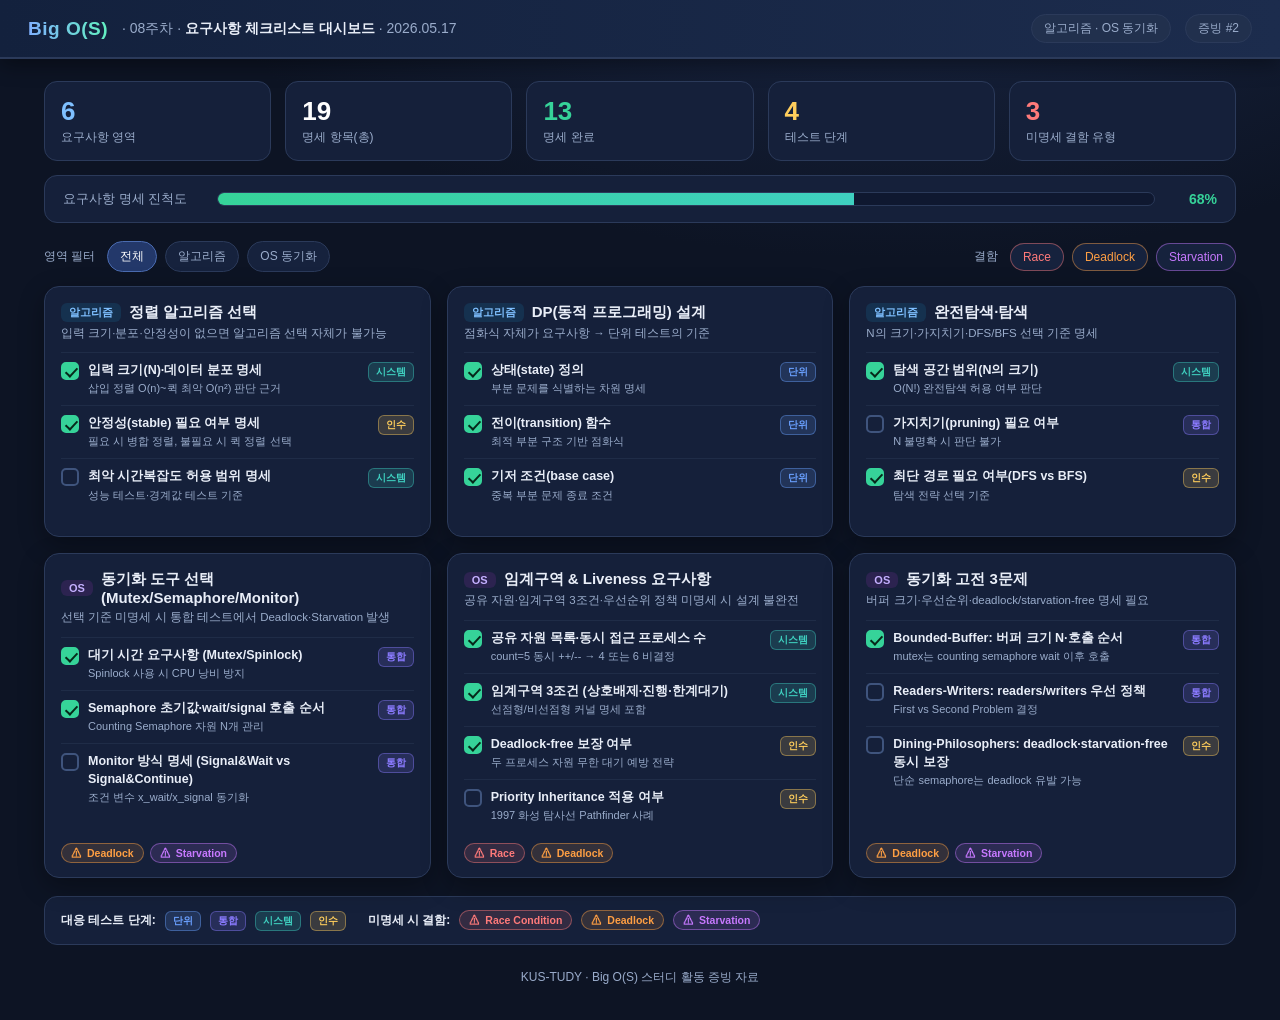
<file: week08/requirements_checklist.html>
<!DOCTYPE html>
<html lang="ko">
<head>
<meta charset="UTF-8">
<meta name="viewport" content="width=device-width, initial-scale=1.0">
<title>요구사항 체크리스트 대시보드 · Big O(S)</title>
<style>
  :root{
    --bg:#0d1424; --panel:#15203a; --panel2:#1b2842; --line:#2b3a5a;
    --txt:#e9eef8; --sub:#9aaccb; --accent:#ffb454;
    --unit:#6aa0ff; --integ:#8b7bff; --sys:#3fd0c0; --accept:#ffce5c;
    --race:#ff7a7a; --dead:#ff9f43; --starv:#c779ff;
    --ok:#36d399;
  }
  *{box-sizing:border-box;margin:0;padding:0;}
  body{
    font-family:"Malgun Gothic","맑은 고딕","Apple SD Gothic Neo","Noto Sans KR",sans-serif;
    background:radial-gradient(1200px 600px at 70% -10%,#1a2746,#0d1424 60%);
    color:var(--txt); min-height:100vh; padding-bottom:34px;
  }
  header.top{
    display:flex; align-items:center; gap:14px; flex-wrap:wrap;
    padding:14px 28px; background:linear-gradient(90deg,#13213d,#1c2c4d);
    border-bottom:2px solid var(--line); box-shadow:0 4px 22px rgba(0,0,0,.45);
  }
  .logo{
    font-weight:800; font-size:19px; letter-spacing:.5px;
    background:linear-gradient(90deg,#7fb0ff,#62f0c0);
    -webkit-background-clip:text; background-clip:text; color:transparent;
  }
  .crumb{color:var(--sub); font-size:14px;} .crumb b{color:var(--txt);}
  .spacer{flex:1;}
  .pill{font-size:12px; padding:5px 12px; border-radius:999px; background:#21304d; border:1px solid var(--line); color:var(--sub);}
  .wrap{max-width:1240px; margin:22px auto 0; padding:0 24px;}

  .stats{display:grid; grid-template-columns:repeat(5,1fr); gap:14px; margin-bottom:8px;}
  @media(max-width:900px){.stats{grid-template-columns:repeat(2,1fr);}}
  .stat{background:var(--panel); border:1px solid var(--line); border-radius:13px; padding:14px 16px;}
  .stat .n{font-size:26px; font-weight:800;}
  .stat .l{font-size:12px; color:var(--sub); margin-top:2px;}
  .progwrap{margin:14px 0 18px; background:var(--panel); border:1px solid var(--line); border-radius:13px; padding:14px 18px;}
  .progrow{display:flex; align-items:center; gap:14px;}
  .progrow .ttl{font-size:13px; color:var(--sub); min-width:140px;}
  .progbar{flex:1; height:14px; border-radius:8px; background:#0f1830; overflow:hidden; border:1px solid var(--line);}
  .progbar i{display:block; height:100%; width:0; background:linear-gradient(90deg,#36d399,#3fd0c0); transition:width .8s ease;}
  .progpct{font-size:14px; font-weight:800; color:var(--ok); min-width:48px; text-align:right;}

  .toolbar{display:flex; gap:8px; flex-wrap:wrap; align-items:center; margin-bottom:14px;}
  .toolbar .lbl{font-size:12px; color:var(--sub); margin-right:4px;}
  .chip{font-family:inherit; font-size:12px; cursor:pointer; padding:6px 12px; border-radius:999px;
    background:#16223d; border:1px solid var(--line); color:var(--sub); transition:.15s;}
  .chip:hover{color:var(--txt); border-color:#3a4d75;}
  .chip.on{background:#23386a; color:#fff; border-color:#4a6bb0;}

  .grid{display:grid; grid-template-columns:repeat(3,1fr); gap:16px;}
  @media(max-width:1080px){.grid{grid-template-columns:repeat(2,1fr);}}
  @media(max-width:720px){.grid{grid-template-columns:1fr;}}
  .card{background:var(--panel); border:1px solid var(--line); border-radius:15px; padding:16px 16px 14px;
    box-shadow:0 8px 26px rgba(0,0,0,.32); display:flex; flex-direction:column;}
  .card.dim{opacity:.28; filter:saturate(.4);}
  .card h3{font-size:15px; margin-bottom:3px; display:flex; align-items:center; gap:8px;}
  .dom{font-size:11px; padding:2px 8px; border-radius:6px; font-weight:700;}
  .dom.algo{background:#15314f; color:#7fc0ff;}
  .dom.os{background:#2c2350; color:#c4b0ff;}
  .card .sub{font-size:11.5px; color:var(--sub); margin-bottom:10px; line-height:1.5;}
  .req{display:flex; align-items:flex-start; gap:9px; padding:8px 0; border-top:1px solid #1f2c47;}
  .req:first-of-type{border-top:none;}
  .box{width:18px; height:18px; border-radius:5px; border:2px solid #3f547d; flex-shrink:0;
    margin-top:1px; cursor:pointer; position:relative; transition:.15s;}
  .box.ck{background:var(--ok); border-color:var(--ok);}
  .box.ck::after{content:""; position:absolute; left:5px; top:1px; width:5px; height:10px;
    border:solid #06281a; border-width:0 2.5px 2.5px 0; transform:rotate(43deg);}
  .req .txt{flex:1; font-size:12.5px; line-height:1.45;}
  .req .txt b{color:var(--txt);}
  .req .txt small{display:block; color:var(--sub); margin-top:2px; font-size:11px;}
  .tphase{font-size:10px; padding:2px 7px; border-radius:6px; font-weight:700; white-space:nowrap; align-self:flex-start; margin-top:1px;}
  .t-unit{background:rgba(106,160,255,.16); color:var(--unit); border:1px solid rgba(106,160,255,.4);}
  .t-integ{background:rgba(139,123,255,.16); color:var(--integ); border:1px solid rgba(139,123,255,.4);}
  .t-sys{background:rgba(63,208,192,.16); color:var(--sys); border:1px solid rgba(63,208,192,.4);}
  .t-accept{background:rgba(255,206,92,.16); color:var(--accept); border:1px solid rgba(255,206,92,.4);}

  .badges{display:flex; gap:6px; flex-wrap:wrap; margin-top:auto; padding-top:11px;}
  .warn{font-size:10.5px; padding:3px 9px; border-radius:999px; font-weight:700; display:inline-flex; gap:5px; align-items:center;}
  .warn::before{content:"⚠"; font-size:11px;}
  .w-race{background:rgba(255,122,122,.13); color:var(--race); border:1px solid rgba(255,122,122,.45);}
  .w-dead{background:rgba(255,159,67,.13); color:var(--dead); border:1px solid rgba(255,159,67,.45);}
  .w-starv{background:rgba(199,121,255,.13); color:var(--starv); border:1px solid rgba(199,121,255,.45);}

  .legendbox{margin-top:18px; background:var(--panel); border:1px solid var(--line); border-radius:13px; padding:13px 16px;
    display:flex; gap:22px; flex-wrap:wrap; font-size:12px; color:var(--sub);}
  .legendbox b{color:var(--txt);}
  .legendbox .grp{display:flex; gap:9px; align-items:center; flex-wrap:wrap;}
  footer{text-align:center; color:var(--sub); font-size:12px; margin-top:24px;}
</style>
</head>
<body>
<header class="top">
  <span class="logo">Big O(S)</span>
  <span class="crumb">· 08주차 · <b>요구사항 체크리스트 대시보드</b> · 2026.05.17</span>
  <span class="spacer"></span>
  <span class="pill">알고리즘 · OS 동기화</span>
  <span class="pill">증빙 #2</span>
</header>

<div class="wrap">
  <div class="stats">
    <div class="stat"><div class="n" style="color:#7fc0ff">6</div><div class="l">요구사항 영역</div></div>
    <div class="stat"><div class="n" id="reqTotal" style="color:#fff">0</div><div class="l">명세 항목(총)</div></div>
    <div class="stat"><div class="n" id="reqDone" style="color:var(--ok)">0</div><div class="l">명세 완료</div></div>
    <div class="stat"><div class="n" style="color:#ffce5c">4</div><div class="l">테스트 단계</div></div>
    <div class="stat"><div class="n" style="color:#ff7a7a">3</div><div class="l">미명세 결함 유형</div></div>
  </div>

  <div class="progwrap">
    <div class="progrow">
      <span class="ttl">요구사항 명세 진척도</span>
      <span class="progbar"><i id="prog"></i></span>
      <span class="progpct" id="progPct">0%</span>
    </div>
  </div>

  <div class="toolbar">
    <span class="lbl">영역 필터</span>
    <button class="chip on" data-f="all">전체</button>
    <button class="chip" data-f="algo">알고리즘</button>
    <button class="chip" data-f="os">OS 동기화</button>
    <span class="spacer"></span>
    <span class="lbl">결함</span>
    <button class="chip" data-w="race" style="border-color:rgba(255,122,122,.45);color:#ff7a7a">Race</button>
    <button class="chip" data-w="dead" style="border-color:rgba(255,159,67,.45);color:#ff9f43">Deadlock</button>
    <button class="chip" data-w="starv" style="border-color:rgba(199,121,255,.45);color:#c779ff">Starvation</button>
  </div>

  <div class="grid" id="grid"></div>

  <div class="legendbox">
    <span class="grp"><b>대응 테스트 단계:</b>
      <span class="tphase t-unit">단위</span>
      <span class="tphase t-integ">통합</span>
      <span class="tphase t-sys">시스템</span>
      <span class="tphase t-accept">인수</span>
    </span>
    <span class="grp"><b>미명세 시 결함:</b>
      <span class="warn w-race">Race Condition</span>
      <span class="warn w-dead">Deadlock</span>
      <span class="warn w-starv">Starvation</span>
    </span>
  </div>
</div>

<footer>KUS-TUDY · Big O(S) 스터디 활동 증빙 자료</footer>

<script>
  // 데이터: 보고서의 사례 그대로
  var CARDS = [
    {
      dom:"algo", title:"정렬 알고리즘 선택", sub:"입력 크기·분포·안정성이 없으면 알고리즘 선택 자체가 불가능",
      reqs:[
        {t:"입력 크기(N)·데이터 분포 명세", s:"삽입 정렬 O(n)~퀵 최악 O(n²) 판단 근거", p:"sys", ck:true},
        {t:"안정성(stable) 필요 여부 명세", s:"필요 시 병합 정렬, 불필요 시 퀵 정렬 선택", p:"accept", ck:true},
        {t:"최악 시간복잡도 허용 범위 명세", s:"성능 테스트·경계값 테스트 기준", p:"sys", ck:false}
      ], warns:[]
    },
    {
      dom:"algo", title:"DP(동적 프로그래밍) 설계", sub:"점화식 자체가 요구사항 → 단위 테스트의 기준",
      reqs:[
        {t:"상태(state) 정의", s:"부분 문제를 식별하는 차원 명세", p:"unit", ck:true},
        {t:"전이(transition) 함수", s:"최적 부분 구조 기반 점화식", p:"unit", ck:true},
        {t:"기저 조건(base case)", s:"중복 부분 문제 종료 조건", p:"unit", ck:true}
      ], warns:[]
    },
    {
      dom:"algo", title:"완전탐색·탐색", sub:"N의 크기·가지치기·DFS/BFS 선택 기준 명세",
      reqs:[
        {t:"탐색 공간 범위(N의 크기)", s:"O(N!) 완전탐색 허용 여부 판단", p:"sys", ck:true},
        {t:"가지치기(pruning) 필요 여부", s:"N 불명확 시 판단 불가", p:"integ", ck:false},
        {t:"최단 경로 필요 여부(DFS vs BFS)", s:"탐색 전략 선택 기준", p:"accept", ck:true}
      ], warns:[]
    },
    {
      dom:"os", title:"동기화 도구 선택 (Mutex/Semaphore/Monitor)", sub:"선택 기준 미명세 시 통합 테스트에서 Deadlock·Starvation 발생",
      reqs:[
        {t:"대기 시간 요구사항 (Mutex/Spinlock)", s:"Spinlock 사용 시 CPU 낭비 방지", p:"integ", ck:true},
        {t:"Semaphore 초기값·wait/signal 호출 순서", s:"Counting Semaphore 자원 N개 관리", p:"integ", ck:true},
        {t:"Monitor 방식 명세 (Signal&Wait vs Signal&Continue)", s:"조건 변수 x_wait/x_signal 동기화", p:"integ", ck:false}
      ], warns:["dead","starv"]
    },
    {
      dom:"os", title:"임계구역 & Liveness 요구사항", sub:"공유 자원·임계구역 3조건·우선순위 정책 미명세 시 설계 불완전",
      reqs:[
        {t:"공유 자원 목록·동시 접근 프로세스 수", s:"count=5 동시 ++/-- → 4 또는 6 비결정", p:"sys", ck:true},
        {t:"임계구역 3조건 (상호배제·진행·한계대기)", s:"선점형/비선점형 커널 명세 포함", p:"sys", ck:true},
        {t:"Deadlock-free 보장 여부", s:"두 프로세스 자원 무한 대기 예방 전략", p:"accept", ck:true},
        {t:"Priority Inheritance 적용 여부", s:"1997 화성 탐사선 Pathfinder 사례", p:"accept", ck:false}
      ], warns:["race","dead"]
    },
    {
      dom:"os", title:"동기화 고전 3문제", sub:"버퍼 크기·우선순위·deadlock/starvation-free 명세 필요",
      reqs:[
        {t:"Bounded-Buffer: 버퍼 크기 N·호출 순서", s:"mutex는 counting semaphore wait 이후 호출", p:"integ", ck:true},
        {t:"Readers-Writers: readers/writers 우선 정책", s:"First vs Second Problem 결정", p:"integ", ck:false},
        {t:"Dining-Philosophers: deadlock·starvation-free 동시 보장", s:"단순 semaphore는 deadlock 유발 가능", p:"accept", ck:false}
      ], warns:["dead","starv"]
    }
  ];

  var PNAME = {unit:"단위", integ:"통합", sys:"시스템", accept:"인수"};
  var WNAME = {race:"Race", dead:"Deadlock", starv:"Starvation"};
  var grid = document.getElementById('grid');
  var cardEls = [];

  CARDS.forEach(function(c, ci){
    var el = document.createElement('div');
    el.className = 'card';
    el.setAttribute('data-dom', c.dom);
    el.setAttribute('data-warns', c.warns.join(' '));
    var html = '<h3><span class="dom '+c.dom+'">'+(c.dom==='algo'?'알고리즘':'OS')+'</span>'+c.title+'</h3>';
    html += '<div class="sub">'+c.sub+'</div>';
    c.reqs.forEach(function(r, ri){
      html += '<div class="req">'+
        '<div class="box'+(r.ck?' ck':'')+'" data-c="'+ci+'" data-r="'+ri+'"></div>'+
        '<div class="txt"><b>'+r.t+'</b><small>'+r.s+'</small></div>'+
        '<span class="tphase t-'+r.p+'">'+PNAME[r.p]+'</span>'+
        '</div>';
    });
    html += '<div class="badges">';
    c.warns.forEach(function(w){ html += '<span class="warn w-'+w+'">'+WNAME[w]+'</span>'; });
    html += '</div>';
    el.innerHTML = html;
    grid.appendChild(el);
    cardEls.push(el);
  });

  function recompute(){
    var boxes = document.querySelectorAll('.box');
    var total = boxes.length, done = 0;
    boxes.forEach(function(b){ if(b.classList.contains('ck')) done++; });
    var pct = Math.round(done/total*100);
    document.getElementById('reqTotal').textContent = total;
    document.getElementById('reqDone').textContent = done;
    document.getElementById('prog').style.width = pct+'%';
    document.getElementById('progPct').textContent = pct+'%';
  }

  grid.addEventListener('click', function(e){
    var b = e.target.closest('.box');
    if(!b) return;
    b.classList.toggle('ck');
    recompute();
  });

  // 필터: 영역
  document.querySelectorAll('.chip[data-f]').forEach(function(ch){
    ch.addEventListener('click', function(){
      document.querySelectorAll('.chip[data-f]').forEach(function(x){x.classList.remove('on');});
      ch.classList.add('on');
      var f = ch.getAttribute('data-f');
      cardEls.forEach(function(el){
        el.classList.toggle('dim', f!=='all' && el.getAttribute('data-dom')!==f);
      });
    });
  });
  // 필터: 결함 강조(토글)
  document.querySelectorAll('.chip[data-w]').forEach(function(ch){
    ch.addEventListener('click', function(){
      ch.classList.toggle('on');
      var active = Array.prototype.map.call(document.querySelectorAll('.chip[data-w].on'),
        function(x){return x.getAttribute('data-w');});
      cardEls.forEach(function(el){
        if(active.length===0){ el.classList.remove('dim'); return; }
        var ws = el.getAttribute('data-warns').split(' ');
        var hit = active.some(function(a){ return ws.indexOf(a)>=0; });
        el.classList.toggle('dim', !hit);
      });
      // 영역 필터가 전체가 아니면 우선권 유지 위해 영역칩 초기화
      if(active.length>0){
        document.querySelectorAll('.chip[data-f]').forEach(function(x){x.classList.remove('on');});
        document.querySelector('.chip[data-f="all"]').classList.add('on');
      }
    });
  });

  recompute(); // 기본 완성 상태 (체크 일부 ON, 진척도 표시)
  // 진척 바 애니메이션 트리거
  requestAnimationFrame(recompute);
</script>
</body>
</html>
</file>
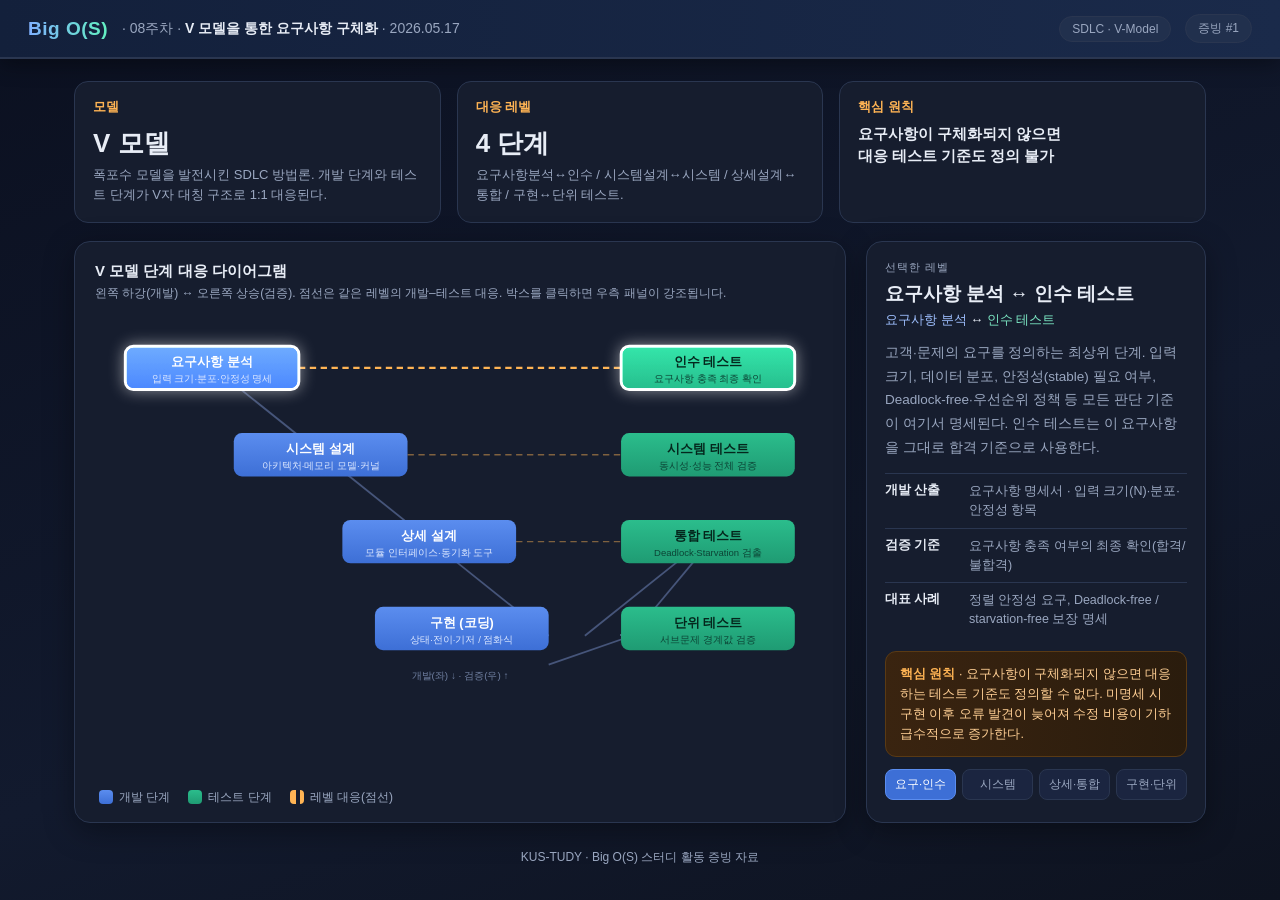
<file: week08/v_model_diagram.html>
<!DOCTYPE html>
<html lang="ko">
<head>
<meta charset="UTF-8">
<meta name="viewport" content="width=device-width, initial-scale=1.0">
<title>V 모델 다이어그램 · Big O(S)</title>
<style>
  :root{
    --bg:#0e1320; --panel:#161d2e; --panel2:#1c2436; --line:#2a3650;
    --dev:#5b8def; --dev2:#3d6fd6; --test:#2bbd8c; --test2:#1f9b73;
    --txt:#e8edf6; --sub:#9aa7c0; --accent:#ffb454; --danger:#ff6b6b;
  }
  *{box-sizing:border-box;margin:0;padding:0;}
  body{
    font-family:"Malgun Gothic","맑은 고딕","Apple SD Gothic Neo","Noto Sans KR",sans-serif;
    background:linear-gradient(160deg,#0b1020,#121a2e 60%,#0e1320);
    color:var(--txt); min-height:100vh; padding:0 0 32px;
  }
  header.top{
    display:flex; align-items:center; gap:14px; flex-wrap:wrap;
    padding:14px 28px; background:linear-gradient(90deg,#13203b,#1a2a4a);
    border-bottom:2px solid var(--line); box-shadow:0 4px 22px rgba(0,0,0,.4);
  }
  .logo{
    font-weight:800; font-size:19px; letter-spacing:.5px;
    background:linear-gradient(90deg,#7fb0ff,#62f0c0);
    -webkit-background-clip:text; background-clip:text; color:transparent;
  }
  .crumb{color:var(--sub); font-size:14px;}
  .crumb b{color:var(--txt);}
  .spacer{flex:1;}
  .pill{
    font-size:12px; padding:5px 12px; border-radius:999px;
    background:#21304d; border:1px solid var(--line); color:var(--sub);
  }
  .wrap{max-width:1180px; margin:22px auto 0; padding:0 24px;}
  .intro{
    display:flex; gap:16px; flex-wrap:wrap; margin-bottom:18px;
  }
  .intro .card{
    flex:1; min-width:220px; background:var(--panel); border:1px solid var(--line);
    border-radius:14px; padding:16px 18px;
  }
  .intro .card h3{font-size:13px; color:var(--accent); margin-bottom:7px; font-weight:700;}
  .intro .card p{font-size:13px; color:var(--sub); line-height:1.6;}
  .intro .card .big{font-size:26px; font-weight:800; color:var(--txt);}
  .layout{display:grid; grid-template-columns:1fr 340px; gap:20px;}
  @media(max-width:980px){.layout{grid-template-columns:1fr;}}
  .stage-svg{
    background:var(--panel); border:1px solid var(--line); border-radius:16px;
    padding:14px; box-shadow:0 8px 30px rgba(0,0,0,.35);
  }
  .stage-svg h2{font-size:15px; margin:6px 6px 4px; color:var(--txt);}
  .stage-svg .hint{font-size:12px; color:var(--sub); margin:0 6px 8px;}
  svg{width:100%; height:auto; display:block;}
  .vbox{cursor:pointer; transition:transform .15s;}
  .vbox rect{transition:filter .15s, stroke .15s, stroke-width .15s;}
  .vbox:hover rect{filter:brightness(1.18);}
  .vbox text{pointer-events:none;}
  .vbox.active rect{stroke:#fff; stroke-width:3px; filter:brightness(1.22) drop-shadow(0 0 8px rgba(255,255,255,.5));}
  .lvl-link{stroke:var(--accent); stroke-width:1.6; stroke-dasharray:7 5; opacity:.45; transition:opacity .15s,stroke-width .15s;}
  .lvl-link.lit{opacity:1; stroke-width:2.6;}
  .legend{display:flex; gap:18px; flex-wrap:wrap; padding:8px 10px 2px; font-size:12px; color:var(--sub);}
  .legend span{display:inline-flex; align-items:center; gap:6px;}
  .sw{width:14px; height:14px; border-radius:4px; display:inline-block;}
  .side{
    background:var(--panel); border:1px solid var(--line); border-radius:16px;
    padding:18px; box-shadow:0 8px 30px rgba(0,0,0,.35); position:relative;
  }
  .side .tag{font-size:11px; color:var(--sub); letter-spacing:1px;}
  #detailTitle{font-size:19px; font-weight:800; margin:6px 0 4px;}
  #detailPair{font-size:13px; margin-bottom:12px;}
  #detailPair .dev{color:#9fc0ff;} #detailPair .test{color:#7ce8c4;}
  #detailDesc{font-size:13.5px; line-height:1.75; color:var(--sub); margin-bottom:14px;}
  .kv{display:flex; gap:10px; font-size:12.5px; padding:8px 0; border-top:1px solid var(--line);}
  .kv b{color:var(--txt); min-width:74px;}
  .kv span{color:var(--sub); line-height:1.5;}
  .principle{
    margin-top:14px; padding:12px 14px; border-radius:11px;
    background:linear-gradient(90deg,#3a2410,#2a1c0d); border:1px solid #5a3a14;
    font-size:12.5px; line-height:1.6; color:#ffcf94;
  }
  .principle b{color:var(--accent);}
  .stagebar{display:flex; gap:6px; margin-top:12px; flex-wrap:wrap;}
  .stagebar button{
    flex:1; min-width:64px; font-family:inherit; font-size:11.5px; cursor:pointer;
    padding:7px 4px; border-radius:8px; border:1px solid var(--line);
    background:#1b2540; color:var(--sub); transition:.15s;
  }
  .stagebar button:hover{background:#243355; color:var(--txt);}
  .stagebar button.on{background:var(--dev2); color:#fff; border-color:var(--dev);}
  footer{text-align:center; color:var(--sub); font-size:12px; margin-top:26px;}
</style>
</head>
<body>
<header class="top">
  <span class="logo">Big O(S)</span>
  <span class="crumb">· 08주차 · <b>V 모델을 통한 요구사항 구체화</b> · 2026.05.17</span>
  <span class="spacer"></span>
  <span class="pill">SDLC · V-Model</span>
  <span class="pill">증빙 #1</span>
</header>

<div class="wrap">
  <section class="intro">
    <div class="card">
      <h3>모델</h3>
      <p class="big">V 모델</p>
      <p>폭포수 모델을 발전시킨 SDLC 방법론. 개발 단계와 테스트 단계가 V자 대칭 구조로 1:1 대응된다.</p>
    </div>
    <div class="card">
      <h3>대응 레벨</h3>
      <p class="big">4 단계</p>
      <p>요구사항분석↔인수 / 시스템설계↔시스템 / 상세설계↔통합 / 구현↔단위 테스트.</p>
    </div>
    <div class="card">
      <h3>핵심 원칙</h3>
      <p style="font-size:14.5px;line-height:1.55;color:var(--txt);font-weight:700;">요구사항이 구체화되지 않으면<br>대응 테스트 기준도 정의 불가</p>
    </div>
  </section>

  <div class="layout">
    <div class="stage-svg">
      <h2>V 모델 단계 대응 다이어그램</h2>
      <p class="hint">왼쪽 하강(개발) ↔ 오른쪽 상승(검증). 점선은 같은 레벨의 개발–테스트 대응. 박스를 클릭하면 우측 패널이 강조됩니다.</p>
      <svg viewBox="0 0 820 520" role="img" aria-label="V 모델 다이어그램">
        <defs>
          <linearGradient id="gdev" x1="0" y1="0" x2="0" y2="1">
            <stop offset="0" stop-color="#5b8def"/><stop offset="1" stop-color="#3d6fd6"/>
          </linearGradient>
          <linearGradient id="gtest" x1="0" y1="0" x2="0" y2="1">
            <stop offset="0" stop-color="#2bbd8c"/><stop offset="1" stop-color="#1f9b73"/>
          </linearGradient>
          <marker id="arr" markerWidth="9" markerHeight="9" refX="6" refY="3" orient="auto">
            <path d="M0,0 L6,3 L0,6 Z" fill="#6f7fa0"/>
          </marker>
        </defs>

        <!-- flow arrows along the V -->
        <path d="M148,72 L268,168" stroke="#46557a" stroke-width="2" marker-end="url(#arr)" fill="none"/>
        <path d="M268,168 L388,264" stroke="#46557a" stroke-width="2" marker-end="url(#arr)" fill="none"/>
        <path d="M388,264 L508,360" stroke="#46557a" stroke-width="2" marker-end="url(#arr)" fill="none"/>
        <path d="M548,360 L668,264" stroke="#46557a" stroke-width="2" marker-end="url(#arr)" fill="none"/>
        <path d="M668,240 L668,180" stroke="#46557a" stroke-width="0" fill="none"/>

        <!-- right ascending: from coding up -->
        <path d="M508,392 L600,360" stroke="#46557a" stroke-width="2" marker-end="url(#arr)" fill="none"/>
        <path d="M620,336 L680,264" stroke="#46557a" stroke-width="2" marker-end="url(#arr)" fill="none"/>

        <!-- level correspondence dashed links -->
        <line id="lk0" class="lvl-link" x1="232" y1="64"  x2="588" y2="64"/>
        <line id="lk1" class="lvl-link" x1="352" y1="160" x2="588" y2="160"/>
        <line id="lk2" class="lvl-link" x1="472" y1="256" x2="588" y2="256"/>
        <line id="lk3" class="lvl-link" x1="472" y1="352" x2="500" y2="352"/>

        <!-- LEFT side (development, descending) -->
        <g class="vbox" data-i="0">
          <rect x="40" y="40" width="192" height="48" rx="9" fill="url(#gdev)"/>
          <text x="136" y="62" text-anchor="middle" fill="#fff" font-size="14" font-weight="700">요구사항 분석</text>
          <text x="136" y="80" text-anchor="middle" fill="#dce7ff" font-size="10.5">입력 크기·분포·안정성 명세</text>
        </g>
        <g class="vbox" data-i="1">
          <rect x="160" y="136" width="192" height="48" rx="9" fill="url(#gdev)"/>
          <text x="256" y="158" text-anchor="middle" fill="#fff" font-size="14" font-weight="700">시스템 설계</text>
          <text x="256" y="176" text-anchor="middle" fill="#dce7ff" font-size="10.5">아키텍처·메모리 모델·커널</text>
        </g>
        <g class="vbox" data-i="2">
          <rect x="280" y="232" width="192" height="48" rx="9" fill="url(#gdev)"/>
          <text x="376" y="254" text-anchor="middle" fill="#fff" font-size="14" font-weight="700">상세 설계</text>
          <text x="376" y="272" text-anchor="middle" fill="#dce7ff" font-size="10.5">모듈 인터페이스·동기화 도구</text>
        </g>
        <g class="vbox" data-i="3">
          <rect x="316" y="328" width="192" height="48" rx="9" fill="url(#gdev)"/>
          <text x="412" y="350" text-anchor="middle" fill="#fff" font-size="14" font-weight="700">구현 (코딩)</text>
          <text x="412" y="368" text-anchor="middle" fill="#dce7ff" font-size="10.5">상태·전이·기저 / 점화식</text>
        </g>

        <!-- RIGHT side (testing, ascending) -->
        <g class="vbox" data-i="3" data-test="1">
          <rect x="588" y="328" width="192" height="48" rx="9" fill="url(#gtest)"/>
          <text x="684" y="350" text-anchor="middle" fill="#04261c" font-size="14" font-weight="800">단위 테스트</text>
          <text x="684" y="368" text-anchor="middle" fill="#0c4536" font-size="10.5">서브문제 경계값 검증</text>
        </g>
        <g class="vbox" data-i="2" data-test="1">
          <rect x="588" y="232" width="192" height="48" rx="9" fill="url(#gtest)"/>
          <text x="684" y="254" text-anchor="middle" fill="#04261c" font-size="14" font-weight="800">통합 테스트</text>
          <text x="684" y="272" text-anchor="middle" fill="#0c4536" font-size="10.5">Deadlock·Starvation 검출</text>
        </g>
        <g class="vbox" data-i="1" data-test="1">
          <rect x="588" y="136" width="192" height="48" rx="9" fill="url(#gtest)"/>
          <text x="684" y="158" text-anchor="middle" fill="#04261c" font-size="14" font-weight="800">시스템 테스트</text>
          <text x="684" y="176" text-anchor="middle" fill="#0c4536" font-size="10.5">동시성·성능 전체 검증</text>
        </g>
        <g class="vbox" data-i="0" data-test="1">
          <rect x="588" y="40" width="192" height="48" rx="9" fill="url(#gtest)"/>
          <text x="684" y="62" text-anchor="middle" fill="#04261c" font-size="14" font-weight="800">인수 테스트</text>
          <text x="684" y="80" text-anchor="middle" fill="#0c4536" font-size="10.5">요구사항 충족 최종 확인</text>
        </g>

        <!-- center labels -->
        <text x="410" y="408" text-anchor="middle" fill="#6f7fa0" font-size="11">개발(좌) ↓  ·  검증(우) ↑</text>
      </svg>
      <div class="legend">
        <span><span class="sw" style="background:linear-gradient(180deg,#5b8def,#3d6fd6)"></span>개발 단계</span>
        <span><span class="sw" style="background:linear-gradient(180deg,#2bbd8c,#1f9b73)"></span>테스트 단계</span>
        <span><span class="sw" style="background:repeating-linear-gradient(90deg,#ffb454 0 6px,transparent 6px 10px)"></span>레벨 대응(점선)</span>
      </div>
    </div>

    <aside class="side">
      <div class="tag">선택한 레벨</div>
      <div id="detailTitle">요구사항 분석 ↔ 인수 테스트</div>
      <div id="detailPair"><span class="dev">요구사항 분석</span> ↔ <span class="test">인수 테스트</span></div>
      <div id="detailDesc"></div>
      <div class="kv"><b>개발 산출</b><span id="kvDev"></span></div>
      <div class="kv"><b>검증 기준</b><span id="kvTest"></span></div>
      <div class="kv"><b>대표 사례</b><span id="kvCase"></span></div>
      <div class="principle">
        <b>핵심 원칙</b> · 요구사항이 구체화되지 않으면 대응하는 테스트 기준도 정의할 수 없다. 미명세 시 구현 이후 오류 발견이 늦어져 수정 비용이 기하급수적으로 증가한다.
      </div>
      <div class="stagebar" id="stagebar"></div>
    </aside>
  </div>
</div>

<footer>KUS-TUDY · Big O(S) 스터디 활동 증빙 자료</footer>

<script>
  var DATA = [
    {
      title:"요구사항 분석 ↔ 인수 테스트",
      dev:"요구사항 분석", test:"인수 테스트",
      desc:"고객·문제의 요구를 정의하는 최상위 단계. 입력 크기, 데이터 분포, 안정성(stable) 필요 여부, Deadlock-free·우선순위 정책 등 모든 판단 기준이 여기서 명세된다. 인수 테스트는 이 요구사항을 그대로 합격 기준으로 사용한다.",
      kdev:"요구사항 명세서 · 입력 크기(N)·분포·안정성 항목",
      ktest:"요구사항 충족 여부의 최종 확인(합격/불합격)",
      kcase:"정렬 안정성 요구, Deadlock-free / starvation-free 보장 명세"
    },
    {
      title:"시스템 설계 ↔ 시스템 테스트",
      dev:"시스템 설계", test:"시스템 테스트",
      desc:"전체 아키텍처를 설계하는 단계. CPU 아키텍처, 메모리 모델, 커널 유형(선점형/비선점형)이 요구사항으로 명세되어야 결정 가능하다. 시스템 테스트는 동시성·성능 등 시스템 전체 동작을 검증한다.",
      kdev:"아키텍처 · 메모리 모델 · 커널 유형 결정",
      ktest:"동시성·성능 등 전체 시스템 동작 검증",
      kcase:"Peterson's Solution의 Memory Barrier, test_and_set/CAS 필요 여부"
    },
    {
      title:"상세 설계 ↔ 통합 테스트",
      dev:"상세 설계", test:"통합 테스트",
      desc:"모듈별 상세 인터페이스와 동기화 도구(Mutex/Semaphore/Monitor)를 결정하는 단계. 도구 선택 기준이 요구사항에 없으면 통합 시점에 Deadlock·Starvation이 드러난다. 통합 테스트는 모듈 결합 시 결함을 검출한다.",
      kdev:"모듈 인터페이스 · 동기화 도구 선택 · 호출 순서",
      ktest:"모듈 결합 시 Deadlock·Starvation 검출",
      kcase:"Bounded-Buffer: mutex는 counting semaphore wait 이후 호출"
    },
    {
      title:"구현(코딩) ↔ 단위 테스트",
      dev:"구현 (코딩)", test:"단위 테스트",
      desc:"실제 코드를 작성하는 최하단. DP의 상태·전이·기저 조건, 즉 점화식 자체가 요구사항이며 이를 기반으로 각 서브 문제의 단위 테스트를 설계한다. 단위 테스트는 가장 작은 단위의 경계값을 검증한다.",
      kdev:"상태·전이·기저 조건 / 점화식 구현",
      ktest:"각 서브 문제·함수의 경계값 단위 검증",
      kcase:"LCS·행렬 연쇄 곱셈 점화식 → 서브문제 단위 테스트"
    }
  ];

  var boxes = Array.prototype.slice.call(document.querySelectorAll('.vbox'));
  var links = ['lk0','lk1','lk2','lk3'].map(function(id){return document.getElementById(id);});
  var bar = document.getElementById('stagebar');

  function render(i){
    var d = DATA[i];
    document.getElementById('detailTitle').textContent = d.title;
    document.getElementById('detailPair').innerHTML =
      '<span class="dev">'+d.dev+'</span> ↔ <span class="test">'+d.test+'</span>';
    document.getElementById('detailDesc').textContent = d.desc;
    document.getElementById('kvDev').textContent = d.kdev;
    document.getElementById('kvTest').textContent = d.ktest;
    document.getElementById('kvCase').textContent = d.kcase;

    boxes.forEach(function(b){ b.classList.toggle('active', b.getAttribute('data-i')==String(i)); });
    links.forEach(function(l,idx){ l.classList.toggle('lit', idx===i); });
    Array.prototype.forEach.call(bar.children, function(btn,idx){ btn.classList.toggle('on', idx===i); });
  }

  DATA.forEach(function(d,i){
    var btn = document.createElement('button');
    btn.textContent = ['요구·인수','시스템','상세·통합','구현·단위'][i];
    btn.onclick = function(){ render(i); };
    bar.appendChild(btn);
  });
  boxes.forEach(function(b){
    b.addEventListener('click', function(){ render(parseInt(b.getAttribute('data-i'),10)); });
  });

  render(0); // 기본 완성 상태
</script>
</body>
</html>
</file>
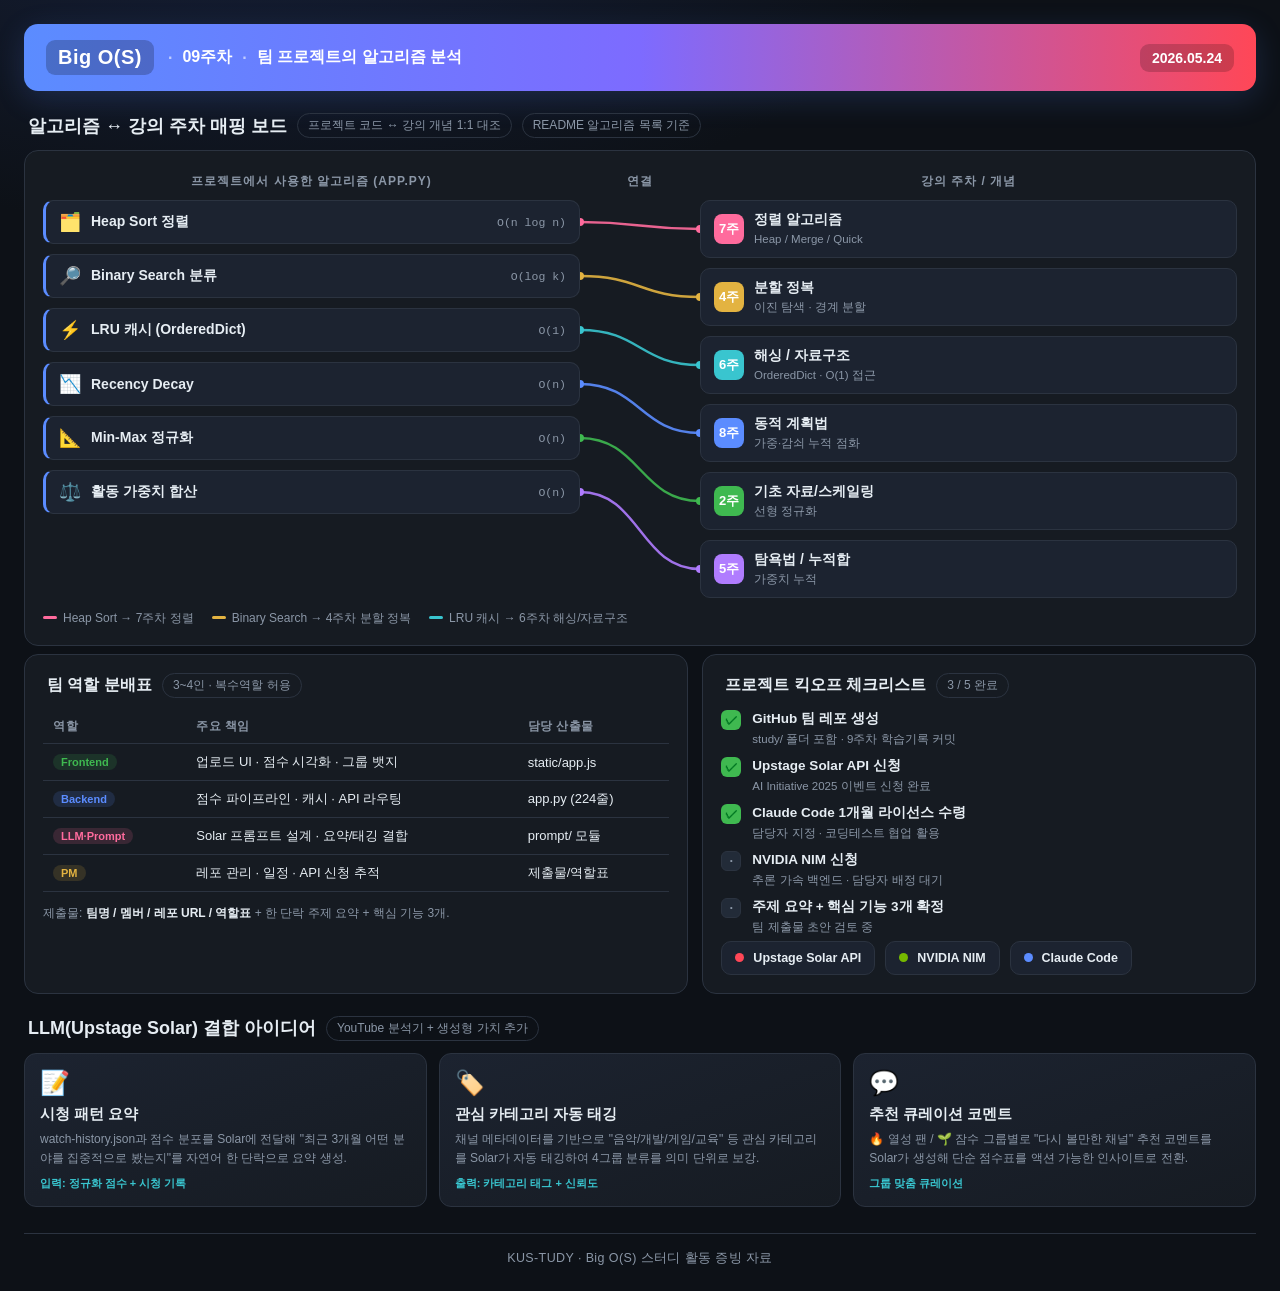
<file: week09/algorithm_lecture_map.html>
<!DOCTYPE html>
<html lang="ko">
<head>
<meta charset="UTF-8">
<meta name="viewport" content="width=device-width, initial-scale=1.0">
<title>알고리즘 ↔ 강의 주차 매핑 보드 · 09주차</title>
<style>
  :root{
    --bg:#0d1117; --panel:#161b22; --panel2:#1c2330; --line:#2b3340;
    --ink:#e6edf3; --muted:#8b97a7; --accent:#5b8cff; --accent2:#ff4757;
    --green:#3fb950; --yellow:#e3b341; --pink:#ff6b9d; --cyan:#39c5cf;
    --r:14px;
  }
  *{box-sizing:border-box;margin:0;padding:0}
  body{
    font-family:"Pretendard","Apple SD Gothic Neo","Malgun Gothic","Segoe UI",sans-serif;
    background:radial-gradient(1200px 600px at 20% -10%,#16203a 0%,var(--bg) 60%);
    color:var(--ink);padding:24px;min-height:100vh;-webkit-font-smoothing:antialiased;
  }
  .wrap{max-width:1280px;margin:0 auto}
  header.bar{
    display:flex;align-items:center;gap:14px;padding:16px 22px;
    background:linear-gradient(90deg,#5b8cff 0%,#7d6bff 50%,#ff4757 100%);
    border-radius:var(--r);box-shadow:0 8px 30px rgba(91,140,255,.18);
  }
  .bar .logo{font-weight:800;font-size:20px;letter-spacing:.5px;color:#fff;
    background:rgba(0,0,0,.22);padding:6px 12px;border-radius:9px}
  .bar .crumbs{display:flex;gap:10px;align-items:center;color:#fff;font-weight:600;flex-wrap:wrap}
  .bar .crumbs .sep{opacity:.6}
  .bar .date{margin-left:auto;color:#fff;font-weight:600;background:rgba(0,0,0,.18);
    padding:6px 12px;border-radius:9px;font-size:14px}

  .sectitle{display:flex;align-items:center;gap:10px;margin:22px 4px 12px}
  .sectitle h2{font-size:18px;font-weight:800}
  .sectitle .tag{font-size:12px;color:var(--muted);border:1px solid var(--line);padding:3px 10px;border-radius:20px}

  .card{background:var(--panel);border:1px solid var(--line);border-radius:var(--r);padding:18px}

  /* 매핑 보드 */
  .mapwrap{position:relative}
  .mapgrid{display:grid;grid-template-columns:1fr 120px 1fr;gap:0;align-items:stretch}
  .colhead{font-size:12px;letter-spacing:1px;color:var(--muted);font-weight:700;text-transform:uppercase;
    padding:4px 6px 10px;text-align:center}
  .col{display:flex;flex-direction:column;gap:10px;z-index:2}
  .node{background:var(--panel2);border:1px solid var(--line);border-radius:10px;padding:10px 13px;
    display:flex;align-items:center;gap:10px}
  .node .ico{font-size:18px}
  .node .t{font-weight:700;font-size:14px}
  .node .c{font-family:"Consolas","Courier New",monospace;font-size:11.5px;color:var(--muted);margin-left:auto}
  .node.lec .wk{width:30px;height:30px;border-radius:8px;display:flex;align-items:center;justify-content:center;
    font-weight:800;font-size:13px;color:#fff;flex-shrink:0}
  .node.lec .sub{font-size:11.5px;color:var(--muted)}
  .leftcol .node{border-left:3px solid var(--accent)}
  .rightcol .node{justify-content:flex-start}
  #links{position:absolute;inset:0;width:100%;height:100%;pointer-events:none;z-index:1}
  .midcol{display:flex;align-items:center;justify-content:center}

  /* 하단 3분할 */
  .grid3{display:grid;grid-template-columns:1.2fr 1fr;gap:14px;margin-top:8px}
  table{width:100%;border-collapse:collapse;font-size:13px}
  th,td{text-align:left;padding:9px 10px;border-bottom:1px solid var(--line)}
  th{color:var(--muted);font-size:11.5px;letter-spacing:.5px;text-transform:uppercase}
  td .role{font-weight:700}
  .badge{display:inline-block;font-size:11px;padding:2px 8px;border-radius:20px;font-weight:700}
  .b-fe{background:rgba(63,185,80,.15);color:#3fb950}
  .b-be{background:rgba(91,140,255,.15);color:#5b8cff}
  .b-llm{background:rgba(255,107,157,.15);color:#ff6b9d}
  .b-pm{background:rgba(227,179,65,.15);color:#e3b341}

  /* 체크리스트 */
  .check{display:flex;flex-direction:column;gap:10px}
  .ck{display:flex;align-items:flex-start;gap:11px;font-size:13.5px;line-height:1.4}
  .ck .box{width:20px;height:20px;border-radius:6px;flex-shrink:0;display:flex;align-items:center;justify-content:center;
    font-size:13px;font-weight:800}
  .ck.done .box{background:var(--green);color:#072}
  .ck.todo .box{background:#222b38;border:1px solid var(--line);color:var(--muted)}
  .ck .meta{color:var(--muted);font-size:11.5px;display:block;margin-top:2px}
  .ck b{color:var(--ink)}

  /* LLM 아이디어 카드 */
  .llmgrid{display:grid;grid-template-columns:repeat(3,1fr);gap:12px;margin-top:8px}
  .llm{background:linear-gradient(160deg,#1c2330,#161b22);border:1px solid var(--line);border-radius:12px;padding:15px}
  .llm .ic{font-size:24px}
  .llm h4{font-size:14.5px;margin:8px 0 6px}
  .llm p{font-size:12px;color:var(--muted);line-height:1.55}
  .llm .src{margin-top:9px;font-size:11px;color:var(--cyan);font-weight:600}

  /* 도구 칩 */
  .tools{display:flex;gap:10px;flex-wrap:wrap;margin-top:6px}
  .tool{background:var(--panel2);border:1px solid var(--line);border-radius:10px;padding:9px 13px;
    display:flex;align-items:center;gap:9px;font-size:12.5px;font-weight:600}
  .tool .dot{width:9px;height:9px;border-radius:50%}

  footer{margin-top:26px;text-align:center;color:var(--muted);font-size:12.5px;
    border-top:1px solid var(--line);padding-top:16px;letter-spacing:.4px}
  .legend{display:flex;gap:18px;flex-wrap:wrap;margin-top:12px;font-size:12px;color:var(--muted)}
  .legend i{display:inline-block;width:14px;height:3px;border-radius:2px;margin-right:6px;vertical-align:3px}
</style>
</head>
<body>
<div class="wrap">
  <header class="bar">
    <div class="logo">Big O(S)</div>
    <div class="crumbs">
      <span class="sep">·</span><span>09주차</span>
      <span class="sep">·</span><span>팀 프로젝트의 알고리즘 분석</span>
    </div>
    <div class="date">2026.05.24</div>
  </header>

  <!-- 매핑 보드 -->
  <div class="sectitle">
    <h2>알고리즘 ↔ 강의 주차 매핑 보드</h2>
    <span class="tag">프로젝트 코드 ↔ 강의 개념 1:1 대조</span>
    <span class="tag">README 알고리즘 목록 기준</span>
  </div>

  <div class="card mapwrap">
    <div class="mapgrid">
      <div class="colhead">프로젝트에서 사용한 알고리즘 (app.py)</div>
      <div class="colhead">연결</div>
      <div class="colhead">강의 주차 / 개념</div>
    </div>
    <div class="mapgrid" style="position:relative">
      <svg id="links"></svg>
      <!-- 좌: 알고리즘 -->
      <div class="col leftcol">
        <div class="node" id="L0"><span class="ico">🗂️</span><span class="t">Heap Sort 정렬</span><span class="c">O(n log n)</span></div>
        <div class="node" id="L1"><span class="ico">🔎</span><span class="t">Binary Search 분류</span><span class="c">O(log k)</span></div>
        <div class="node" id="L2"><span class="ico">⚡</span><span class="t">LRU 캐시 (OrderedDict)</span><span class="c">O(1)</span></div>
        <div class="node" id="L3"><span class="ico">📉</span><span class="t">Recency Decay</span><span class="c">O(n)</span></div>
        <div class="node" id="L4"><span class="ico">📐</span><span class="t">Min-Max 정규화</span><span class="c">O(n)</span></div>
        <div class="node" id="L5"><span class="ico">⚖️</span><span class="t">활동 가중치 합산</span><span class="c">O(n)</span></div>
      </div>
      <div class="midcol"></div>
      <!-- 우: 강의 -->
      <div class="col rightcol">
        <div class="node lec" id="R0"><span class="wk" style="background:#ff6b9d">7주</span><div><div class="t">정렬 알고리즘</div><span class="sub">Heap / Merge / Quick</span></div></div>
        <div class="node lec" id="R1"><span class="wk" style="background:#e3b341">4주</span><div><div class="t">분할 정복</div><span class="sub">이진 탐색 · 경계 분할</span></div></div>
        <div class="node lec" id="R2"><span class="wk" style="background:#39c5cf">6주</span><div><div class="t">해싱 / 자료구조</div><span class="sub">OrderedDict · O(1) 접근</span></div></div>
        <div class="node lec" id="R3"><span class="wk" style="background:#5b8cff">8주</span><div><div class="t">동적 계획법</div><span class="sub">가중·감쇠 누적 점화</span></div></div>
        <div class="node lec" id="R4"><span class="wk" style="background:#3fb950">2주</span><div><div class="t">기초 자료/스케일링</div><span class="sub">선형 정규화</span></div></div>
        <div class="node lec" id="R5"><span class="wk" style="background:#b07cff">5주</span><div><div class="t">탐욕법 / 누적합</div><span class="sub">가중치 누적</span></div></div>
      </div>
    </div>
    <div class="legend">
      <span><i style="background:#ff6b9d"></i>Heap Sort → 7주차 정렬</span>
      <span><i style="background:#e3b341"></i>Binary Search → 4주차 분할 정복</span>
      <span><i style="background:#39c5cf"></i>LRU 캐시 → 6주차 해싱/자료구조</span>
    </div>
  </div>

  <!-- 팀 역할표 + 체크리스트 -->
  <div class="grid3">
    <div class="card">
      <div class="sectitle" style="margin-top:0"><h2 style="font-size:16px">팀 역할 분배표</h2><span class="tag">3~4인 · 복수역할 허용</span></div>
      <table>
        <thead><tr><th>역할</th><th>주요 책임</th><th>담당 산출물</th></tr></thead>
        <tbody>
          <tr><td><span class="badge b-fe">Frontend</span></td>
            <td>업로드 UI · 점수 시각화 · 그룹 뱃지</td><td class="role">static/app.js</td></tr>
          <tr><td><span class="badge b-be">Backend</span></td>
            <td>점수 파이프라인 · 캐시 · API 라우팅</td><td class="role">app.py (224줄)</td></tr>
          <tr><td><span class="badge b-llm">LLM·Prompt</span></td>
            <td>Solar 프롬프트 설계 · 요약/태깅 결합</td><td class="role">prompt/ 모듈</td></tr>
          <tr><td><span class="badge b-pm">PM</span></td>
            <td>레포 관리 · 일정 · API 신청 추적</td><td class="role">제출물/역할표</td></tr>
        </tbody>
      </table>
      <p style="color:var(--muted);font-size:12px;margin-top:12px;line-height:1.6">
        제출물: <b style="color:var(--ink)">팀명 / 멤버 / 레포 URL / 역할표</b> + 한 단락 주제 요약 + 핵심 기능 3개.
      </p>
    </div>

    <div class="card">
      <div class="sectitle" style="margin-top:0"><h2 style="font-size:16px">프로젝트 킥오프 체크리스트</h2><span class="tag" id="ckTag">3 / 5 완료</span></div>
      <div class="check" id="checklist">
        <div class="ck done"><div class="box">✓</div><div><b>GitHub 팀 레포 생성</b><span class="meta">study/ 폴더 포함 · 9주차 학습기록 커밋</span></div></div>
        <div class="ck done"><div class="box">✓</div><div><b>Upstage Solar API 신청</b><span class="meta">AI Initiative 2025 이벤트 신청 완료</span></div></div>
        <div class="ck done"><div class="box">✓</div><div><b>Claude Code 1개월 라이선스 수령</b><span class="meta">담당자 지정 · 코딩테스트 협업 활용</span></div></div>
        <div class="ck todo"><div class="box">·</div><div><b>NVIDIA NIM 신청</b><span class="meta">추론 가속 백엔드 · 담당자 배정 대기</span></div></div>
        <div class="ck todo"><div class="box">·</div><div><b>주제 요약 + 핵심 기능 3개 확정</b><span class="meta">팀 제출물 초안 검토 중</span></div></div>
      </div>
      <div class="tools">
        <div class="tool"><span class="dot" style="background:#ff4757"></span>Upstage Solar API</div>
        <div class="tool"><span class="dot" style="background:#76b900"></span>NVIDIA NIM</div>
        <div class="tool"><span class="dot" style="background:#5b8cff"></span>Claude Code</div>
      </div>
    </div>
  </div>

  <!-- LLM 결합 아이디어 -->
  <div class="sectitle">
    <h2>LLM(Upstage Solar) 결합 아이디어</h2>
    <span class="tag">YouTube 분석기 + 생성형 가치 추가</span>
  </div>
  <div class="llmgrid">
    <div class="llm">
      <div class="ic">📝</div>
      <h4>시청 패턴 요약</h4>
      <p>watch-history.json과 점수 분포를 Solar에 전달해 "최근 3개월 어떤 분야를 집중적으로 봤는지"를 자연어 한 단락으로 요약 생성.</p>
      <div class="src">입력: 정규화 점수 + 시청 기록</div>
    </div>
    <div class="llm">
      <div class="ic">🏷️</div>
      <h4>관심 카테고리 자동 태깅</h4>
      <p>채널 메타데이터를 기반으로 "음악/개발/게임/교육" 등 관심 카테고리를 Solar가 자동 태깅하여 4그룹 분류를 의미 단위로 보강.</p>
      <div class="src">출력: 카테고리 태그 + 신뢰도</div>
    </div>
    <div class="llm">
      <div class="ic">💬</div>
      <h4>추천 큐레이션 코멘트</h4>
      <p>🔥 열성 팬 / 🌱 잠수 그룹별로 "다시 볼만한 채널" 추천 코멘트를 Solar가 생성해 단순 점수표를 액션 가능한 인사이트로 전환.</p>
      <div class="src">그룹 맞춤 큐레이션</div>
    </div>
  </div>

  <footer>KUS-TUDY · Big O(S) 스터디 활동 증빙 자료</footer>
</div>

<script>
  // 좌측 알고리즘 → 우측 강의 연결선 (각 인덱스 1:1)
  var pairs=[
    {l:'L0',r:'R0',c:'#ff6b9d'},
    {l:'L1',r:'R1',c:'#e3b341'},
    {l:'L2',r:'R2',c:'#39c5cf'},
    {l:'L3',r:'R3',c:'#5b8cff'},
    {l:'L4',r:'R4',c:'#3fb950'},
    {l:'L5',r:'R5',c:'#b07cff'}
  ];
  function drawLinks(){
    var svg=document.getElementById('links');
    var host=svg.parentNode.getBoundingClientRect();
    svg.setAttribute('width',host.width);
    svg.setAttribute('height',host.height);
    svg.innerHTML='';
    pairs.forEach(function(p){
      var a=document.getElementById(p.l).getBoundingClientRect();
      var b=document.getElementById(p.r).getBoundingClientRect();
      var x1=a.right-host.left, y1=a.top-host.top+a.height/2;
      var x2=b.left-host.left, y2=b.top-host.top+b.height/2;
      var mx=(x1+x2)/2;
      var path=document.createElementNS('http://www.w3.org/2000/svg','path');
      path.setAttribute('d','M '+x1+' '+y1+' C '+mx+' '+y1+', '+mx+' '+y2+', '+x2+' '+y2);
      path.setAttribute('stroke',p.c);
      path.setAttribute('stroke-width','2.4');
      path.setAttribute('fill','none');
      path.setAttribute('opacity','0.9');
      svg.appendChild(path);
      [{x:x1,y:y1},{x:x2,y:y2}].forEach(function(pt){
        var c=document.createElementNS('http://www.w3.org/2000/svg','circle');
        c.setAttribute('cx',pt.x);c.setAttribute('cy',pt.y);c.setAttribute('r','4');
        c.setAttribute('fill',p.c);
        svg.appendChild(c);
      });
    });
  }
  drawLinks();
  window.addEventListener('resize',drawLinks);
  window.addEventListener('load',drawLinks);
</script>
</body>
</html>
</file>
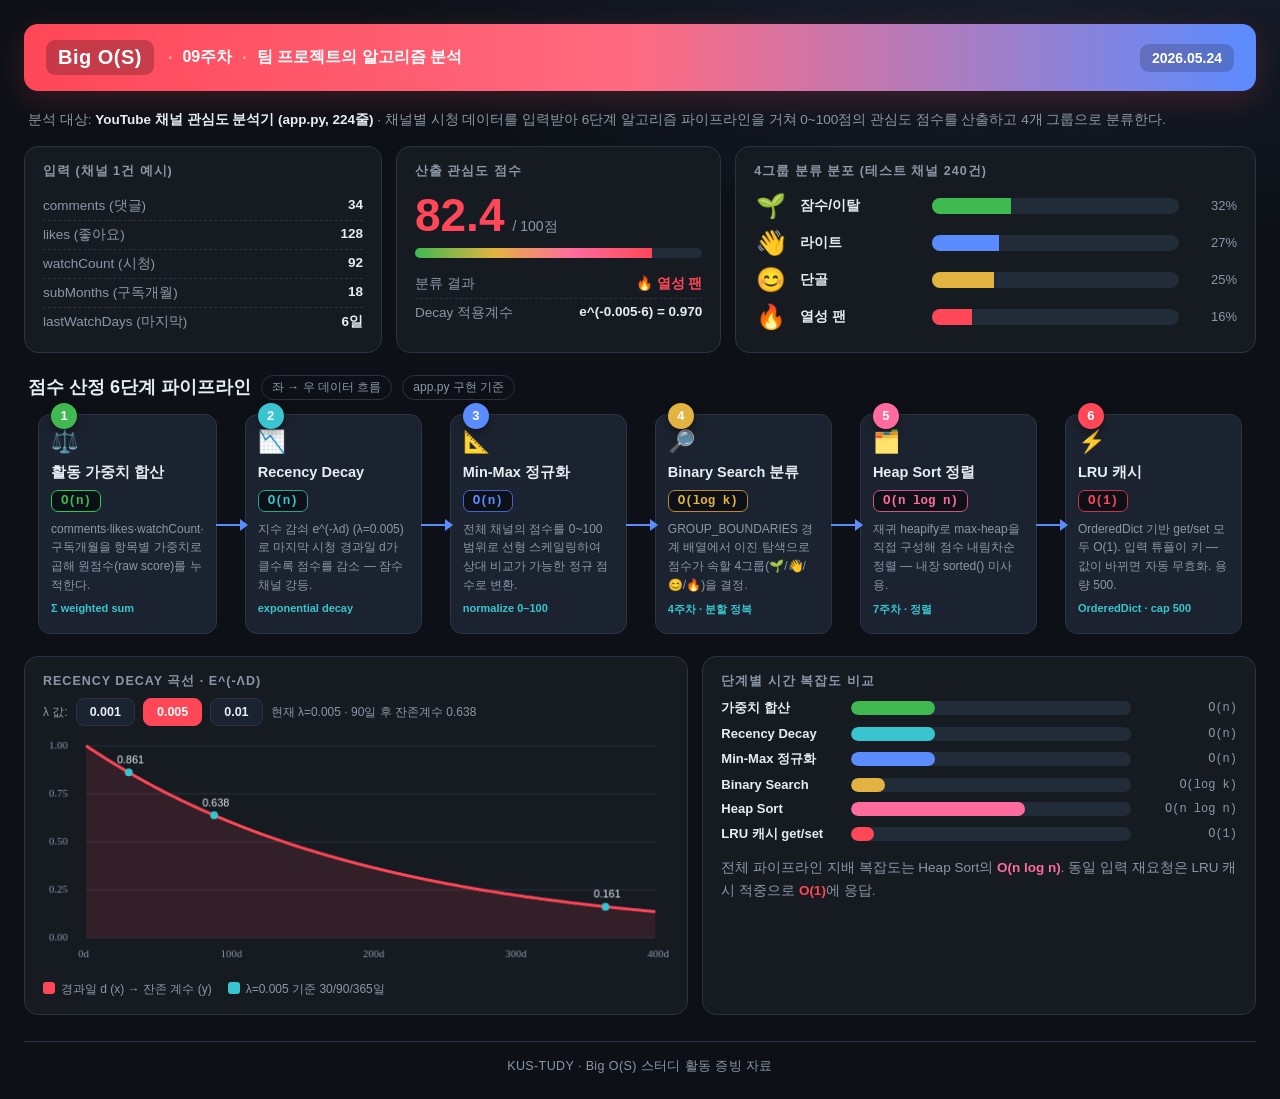
<file: week09/youtube_pipeline.html>
<!DOCTYPE html>
<html lang="ko">
<head>
<meta charset="UTF-8">
<meta name="viewport" content="width=device-width, initial-scale=1.0">
<title>YouTube 관심도 분석기 · 6단계 점수 파이프라인</title>
<style>
  :root{
    --bg:#0d1117; --panel:#161b22; --panel2:#1c2330; --line:#2b3340;
    --ink:#e6edf3; --muted:#8b97a7; --accent:#ff4757; --accent2:#5b8cff;
    --green:#3fb950; --yellow:#e3b341; --pink:#ff6b9d; --cyan:#39c5cf;
    --card-r:14px;
  }
  *{box-sizing:border-box;margin:0;padding:0}
  body{
    font-family:"Pretendard","Apple SD Gothic Neo","Malgun Gothic","Segoe UI",sans-serif;
    background:radial-gradient(1200px 600px at 80% -10%,#1a2233 0%,var(--bg) 60%);
    color:var(--ink); padding:24px; min-height:100vh; -webkit-font-smoothing:antialiased;
  }
  .wrap{max-width:1280px;margin:0 auto}
  header.bar{
    display:flex;align-items:center;gap:14px;padding:16px 22px;
    background:linear-gradient(90deg,#ff4757 0%,#ff6b81 50%,#5b8cff 100%);
    border-radius:var(--card-r);box-shadow:0 8px 30px rgba(255,71,87,.18);
  }
  .bar .logo{font-weight:800;font-size:20px;letter-spacing:.5px;color:#fff;
    background:rgba(0,0,0,.22);padding:6px 12px;border-radius:9px}
  .bar .crumbs{display:flex;gap:10px;align-items:center;color:#fff;font-weight:600;flex-wrap:wrap}
  .bar .crumbs .sep{opacity:.6}
  .bar .date{margin-left:auto;color:#fff;font-weight:600;background:rgba(0,0,0,.18);
    padding:6px 12px;border-radius:9px;font-size:14px}
  .sub{color:var(--muted);margin:18px 4px 8px;font-size:13.5px;line-height:1.7}

  /* 입력 → 점수 → 그룹 요약 */
  .summary{display:grid;grid-template-columns:1.1fr 1fr 1.6fr;gap:14px;margin:14px 0 22px}
  .card{background:var(--panel);border:1px solid var(--line);border-radius:var(--card-r);padding:16px 18px}
  .card h3{font-size:12.5px;color:var(--muted);font-weight:700;letter-spacing:1px;margin-bottom:12px;text-transform:uppercase}
  .kv{display:flex;justify-content:space-between;padding:5px 0;border-bottom:1px dashed var(--line);font-size:13.5px}
  .kv:last-child{border-bottom:none}
  .kv span:first-child{color:var(--muted)}
  .kv b{font-variant-numeric:tabular-nums}
  .scorebig{display:flex;align-items:baseline;gap:8px;margin:6px 0 10px}
  .scorebig .n{font-size:46px;font-weight:800;color:var(--accent);line-height:1;font-variant-numeric:tabular-nums}
  .scorebig .u{color:var(--muted);font-size:14px}
  .meter{height:10px;border-radius:6px;background:#222b38;overflow:hidden}
  .meter > i{display:block;height:100%;width:78%;
    background:linear-gradient(90deg,#3fb950,#e3b341,#ff6b9d,#ff4757)}
  .groups{display:flex;flex-direction:column;gap:9px}
  .grp{display:flex;align-items:center;gap:12px}
  .grp .emo{font-size:24px;width:34px;text-align:center}
  .grp .lab{width:120px;font-weight:700;font-size:14px}
  .grp .bar2{flex:1;height:16px;border-radius:8px;background:#222b38;overflow:hidden;position:relative}
  .grp .bar2 > i{display:block;height:100%}
  .grp .pct{width:46px;text-align:right;color:var(--muted);font-size:13px;font-variant-numeric:tabular-nums}

  /* 파이프라인 */
  .pipe-title{display:flex;align-items:center;gap:10px;margin:6px 4px 14px}
  .pipe-title h2{font-size:18px;font-weight:800}
  .pipe-title .tag{font-size:12px;color:var(--muted);border:1px solid var(--line);padding:3px 10px;border-radius:20px}
  .flow{display:grid;grid-template-columns:repeat(6,1fr);gap:0;align-items:stretch}
  .step{position:relative;background:var(--panel2);border:1px solid var(--line);border-radius:12px;
    padding:14px 12px 16px;margin:0 14px;display:flex;flex-direction:column;gap:8px}
  .step::after{content:"";position:absolute;right:-26px;top:50%;width:26px;height:2px;background:var(--accent2);z-index:2}
  .step::before{content:"";position:absolute;right:-26px;top:calc(50% - 5px);
    width:0;height:0;border-top:6px solid transparent;border-bottom:6px solid transparent;
    border-left:8px solid var(--accent2);z-index:3;margin-right:-6px}
  .step:last-child::after,.step:last-child::before{display:none}
  .step .num{position:absolute;top:-12px;left:12px;width:26px;height:26px;border-radius:50%;
    display:flex;align-items:center;justify-content:center;font-weight:800;font-size:13px;color:#fff;
    box-shadow:0 4px 10px rgba(0,0,0,.4)}
  .step .ico{font-size:22px}
  .step .algo{font-weight:800;font-size:14.5px;line-height:1.3}
  .step .big{display:inline-block;align-self:flex-start;font-family:"Consolas","Courier New",monospace;
    font-size:12.5px;font-weight:700;padding:3px 9px;border-radius:7px;background:#0d1117;border:1px solid var(--line)}
  .step .desc{font-size:12px;color:var(--muted);line-height:1.55;min-height:54px}
  .step .lec{font-size:11px;color:var(--cyan);font-weight:600}

  /* color accents per step */
  .s1 .num{background:#3fb950}.s1 .big{color:#3fb950;border-color:#2c5}
  .s2 .num{background:#39c5cf}.s2 .big{color:#39c5cf;border-color:#2a8}
  .s3 .num{background:#5b8cff}.s3 .big{color:#5b8cff;border-color:#46c}
  .s4 .num{background:#e3b341}.s4 .big{color:#e3b341;border-color:#b83}
  .s5 .num{background:#ff6b9d}.s5 .big{color:#ff6b9d;border-color:#c58}
  .s6 .num{background:#ff4757}.s6 .big{color:#ff4757;border-color:#c34}

  /* 하단: Recency Decay 곡선 + 복잡도 막대 */
  .bottom{display:grid;grid-template-columns:1.2fr 1fr;gap:14px;margin-top:22px}
  .chart-card h3{margin-bottom:6px}
  .legend{display:flex;gap:16px;flex-wrap:wrap;margin-top:10px;font-size:12px;color:var(--muted)}
  .legend i{display:inline-block;width:12px;height:12px;border-radius:3px;margin-right:6px;vertical-align:-1px}
  .cx-row{display:flex;align-items:center;gap:10px;margin:9px 0;font-size:13px}
  .cx-row .nm{width:120px;font-weight:600}
  .cx-row .track{flex:1;height:14px;background:#222b38;border-radius:7px;overflow:hidden}
  .cx-row .track > i{display:block;height:100%;border-radius:7px}
  .cx-row .ov{width:96px;text-align:right;font-family:"Consolas",monospace;font-size:12px;color:var(--muted)}

  footer{margin-top:26px;text-align:center;color:var(--muted);font-size:12.5px;
    border-top:1px solid var(--line);padding-top:16px;letter-spacing:.4px}
  .controls{display:flex;gap:8px;align-items:center;margin:8px 0 0;flex-wrap:wrap}
  .controls button{background:var(--panel2);color:var(--ink);border:1px solid var(--line);
    padding:6px 13px;border-radius:8px;cursor:pointer;font-size:12.5px;font-weight:600}
  .controls button.on{background:var(--accent);border-color:var(--accent);color:#fff}
  .controls span{color:var(--muted);font-size:12px}
</style>
</head>
<body>
<div class="wrap">
  <header class="bar">
    <div class="logo">Big O(S)</div>
    <div class="crumbs">
      <span class="sep">·</span><span>09주차</span>
      <span class="sep">·</span><span>팀 프로젝트의 알고리즘 분석</span>
    </div>
    <div class="date">2026.05.24</div>
  </header>

  <p class="sub">
    분석 대상: <b style="color:var(--ink)">YouTube 채널 관심도 분석기 (app.py, 224줄)</b> ·
    채널별 시청 데이터를 입력받아 6단계 알고리즘 파이프라인을 거쳐 0~100점의 관심도 점수를 산출하고 4개 그룹으로 분류한다.
  </p>

  <!-- 입력 → 점수 → 그룹 요약 -->
  <div class="summary">
    <div class="card">
      <h3>입력 (채널 1건 예시)</h3>
      <div class="kv"><span>comments (댓글)</span><b>34</b></div>
      <div class="kv"><span>likes (좋아요)</span><b>128</b></div>
      <div class="kv"><span>watchCount (시청)</span><b>92</b></div>
      <div class="kv"><span>subMonths (구독개월)</span><b>18</b></div>
      <div class="kv"><span>lastWatchDays (마지막)</span><b>6일</b></div>
    </div>
    <div class="card">
      <h3>산출 관심도 점수</h3>
      <div class="scorebig"><div class="n" id="scoreNum">82.4</div><div class="u">/ 100점</div></div>
      <div class="meter"><i id="scoreBar"></i></div>
      <div class="kv" style="margin-top:12px"><span>분류 결과</span><b style="color:var(--accent)">🔥 열성 팬</b></div>
      <div class="kv"><span>Decay 적용계수</span><b>e^(-0.005·6) = 0.970</b></div>
    </div>
    <div class="card">
      <h3>4그룹 분류 분포 (테스트 채널 240건)</h3>
      <div class="groups">
        <div class="grp"><div class="emo">🌱</div><div class="lab">잠수/이탈</div>
          <div class="bar2"><i style="width:32%;background:#3fb950"></i></div><div class="pct">32%</div></div>
        <div class="grp"><div class="emo">👋</div><div class="lab">라이트</div>
          <div class="bar2"><i style="width:27%;background:#5b8cff"></i></div><div class="pct">27%</div></div>
        <div class="grp"><div class="emo">😊</div><div class="lab">단골</div>
          <div class="bar2"><i style="width:25%;background:#e3b341"></i></div><div class="pct">25%</div></div>
        <div class="grp"><div class="emo">🔥</div><div class="lab">열성 팬</div>
          <div class="bar2"><i style="width:16%;background:#ff4757"></i></div><div class="pct">16%</div></div>
      </div>
    </div>
  </div>

  <!-- 파이프라인 -->
  <div class="pipe-title">
    <h2>점수 산정 6단계 파이프라인</h2>
    <span class="tag">좌 → 우 데이터 흐름</span>
    <span class="tag">app.py 구현 기준</span>
  </div>

  <div class="flow">
    <div class="step s1"><div class="num">1</div>
      <div class="ico">⚖️</div>
      <div class="algo">활동 가중치 합산</div>
      <div class="big">O(n)</div>
      <div class="desc">comments·likes·watchCount·구독개월을 항목별 가중치로 곱해 원점수(raw score)를 누적한다.</div>
      <div class="lec">Σ weighted sum</div>
    </div>
    <div class="step s2"><div class="num">2</div>
      <div class="ico">📉</div>
      <div class="algo">Recency Decay</div>
      <div class="big">O(n)</div>
      <div class="desc">지수 감쇠 e^(-λd) (λ=0.005)로 마지막 시청 경과일 d가 클수록 점수를 감소 — 잠수 채널 강등.</div>
      <div class="lec">exponential decay</div>
    </div>
    <div class="step s3"><div class="num">3</div>
      <div class="ico">📐</div>
      <div class="algo">Min-Max 정규화</div>
      <div class="big">O(n)</div>
      <div class="desc">전체 채널의 점수를 0~100 범위로 선형 스케일링하여 상대 비교가 가능한 정규 점수로 변환.</div>
      <div class="lec">normalize 0–100</div>
    </div>
    <div class="step s4"><div class="num">4</div>
      <div class="ico">🔎</div>
      <div class="algo">Binary Search 분류</div>
      <div class="big">O(log k)</div>
      <div class="desc">GROUP_BOUNDARIES 경계 배열에서 이진 탐색으로 점수가 속할 4그룹(🌱/👋/😊/🔥)을 결정.</div>
      <div class="lec">4주차 · 분할 정복</div>
    </div>
    <div class="step s5"><div class="num">5</div>
      <div class="ico">🗂️</div>
      <div class="algo">Heap Sort 정렬</div>
      <div class="big">O(n log n)</div>
      <div class="desc">재귀 heapify로 max-heap을 직접 구성해 점수 내림차순 정렬 — 내장 sorted() 미사용.</div>
      <div class="lec">7주차 · 정렬</div>
    </div>
    <div class="step s6"><div class="num">6</div>
      <div class="ico">⚡</div>
      <div class="algo">LRU 캐시</div>
      <div class="big">O(1)</div>
      <div class="desc">OrderedDict 기반 get/set 모두 O(1). 입력 튜플이 키 — 값이 바뀌면 자동 무효화. 용량 500.</div>
      <div class="lec">OrderedDict · cap 500</div>
    </div>
  </div>

  <!-- 하단 차트 -->
  <div class="bottom">
    <div class="card chart-card">
      <h3>Recency Decay 곡선 · e^(-λd)</h3>
      <div class="controls">
        <span>λ 값:</span>
        <button data-l="0.001">0.001</button>
        <button data-l="0.005" class="on">0.005</button>
        <button data-l="0.01">0.01</button>
        <span id="lamInfo">현재 λ=0.005 · 90일 후 잔존계수 0.638</span>
      </div>
      <canvas id="decay" width="640" height="240" style="width:100%;height:auto;margin-top:6px"></canvas>
      <div class="legend">
        <span><i style="background:#ff4757"></i>경과일 d (x) → 잔존 계수 (y)</span>
        <span><i style="background:#39c5cf"></i>λ=0.005 기준 30/90/365일</span>
      </div>
    </div>
    <div class="card chart-card">
      <h3>단계별 시간 복잡도 비교</h3>
      <div style="margin-top:6px">
        <div class="cx-row"><div class="nm">가중치 합산</div><div class="track"><i style="width:30%;background:#3fb950"></i></div><div class="ov">O(n)</div></div>
        <div class="cx-row"><div class="nm">Recency Decay</div><div class="track"><i style="width:30%;background:#39c5cf"></i></div><div class="ov">O(n)</div></div>
        <div class="cx-row"><div class="nm">Min-Max 정규화</div><div class="track"><i style="width:30%;background:#5b8cff"></i></div><div class="ov">O(n)</div></div>
        <div class="cx-row"><div class="nm">Binary Search</div><div class="track"><i style="width:12%;background:#e3b341"></i></div><div class="ov">O(log k)</div></div>
        <div class="cx-row"><div class="nm">Heap Sort</div><div class="track"><i style="width:62%;background:#ff6b9d"></i></div><div class="ov">O(n log n)</div></div>
        <div class="cx-row"><div class="nm">LRU 캐시 get/set</div><div class="track"><i style="width:8%;background:#ff4757"></i></div><div class="ov">O(1)</div></div>
      </div>
      <p class="sub" style="margin:14px 0 0">전체 파이프라인 지배 복잡도는 Heap Sort의 <b style="color:var(--pink)">O(n log n)</b>. 동일 입력 재요청은 LRU 캐시 적중으로 <b style="color:var(--accent)">O(1)</b>에 응답.</p>
    </div>
  </div>

  <footer>KUS-TUDY · Big O(S) 스터디 활동 증빙 자료</footer>
</div>

<script>
  // 점수 게이지
  (function(){
    var s=82.4; document.getElementById('scoreBar').style.width=s+'%';
  })();

  // Recency Decay 곡선
  var cv=document.getElementById('decay'), ctx=cv.getContext('2d');
  var W=cv.width,H=cv.height,padL=44,padB=30,padT=14,padR=14;
  var maxD=400;
  function drawDecay(lam){
    ctx.clearRect(0,0,W,H);
    var x0=padL,y0=H-padB,x1=W-padR,y1=padT;
    var pw=x1-x0,ph=y0-y1;
    // grid
    ctx.strokeStyle='#2b3340';ctx.lineWidth=1;ctx.fillStyle='#8b97a7';ctx.font='11px Consolas';
    for(var g=0;g<=4;g++){
      var yy=y0-ph*g/4; ctx.beginPath();ctx.moveTo(x0,yy);ctx.lineTo(x1,yy);ctx.stroke();
      ctx.fillText((g*0.25).toFixed(2),6,yy+3);
    }
    for(var gx=0;gx<=4;gx++){
      var xx=x0+pw*gx/4; var dv=Math.round(maxD*gx/4);
      ctx.fillText(dv+'d',xx-8,H-10);
    }
    // curve
    ctx.beginPath();ctx.lineWidth=3;ctx.strokeStyle='#ff4757';
    for(var d=0;d<=maxD;d++){
      var v=Math.exp(-lam*d);
      var px=x0+pw*d/maxD, py=y0-ph*v;
      if(d===0)ctx.moveTo(px,py);else ctx.lineTo(px,py);
    }
    ctx.stroke();
    // fill under
    ctx.lineTo(x1,y0);ctx.lineTo(x0,y0);ctx.closePath();
    ctx.fillStyle='rgba(255,71,87,.12)';ctx.fill();
    // markers 30/90/365
    [30,90,365].forEach(function(d){
      var v=Math.exp(-lam*d);
      var px=x0+pw*d/maxD, py=y0-ph*v;
      ctx.beginPath();ctx.fillStyle='#39c5cf';ctx.arc(px,py,4,0,7);ctx.fill();
      ctx.fillStyle='#e6edf3';ctx.font='11px sans-serif';
      ctx.fillText(v.toFixed(3),px-12,py-9);
    });
    var d90=Math.exp(-lam*90).toFixed(3);
    document.getElementById('lamInfo').textContent='현재 λ='+lam+' · 90일 후 잔존계수 '+d90;
  }
  drawDecay(0.005);
  document.querySelectorAll('.controls button').forEach(function(b){
    b.addEventListener('click',function(){
      document.querySelectorAll('.controls button').forEach(function(x){x.classList.remove('on')});
      b.classList.add('on');
      drawDecay(parseFloat(b.dataset.l));
    });
  });
</script>
</body>
</html>
</file>
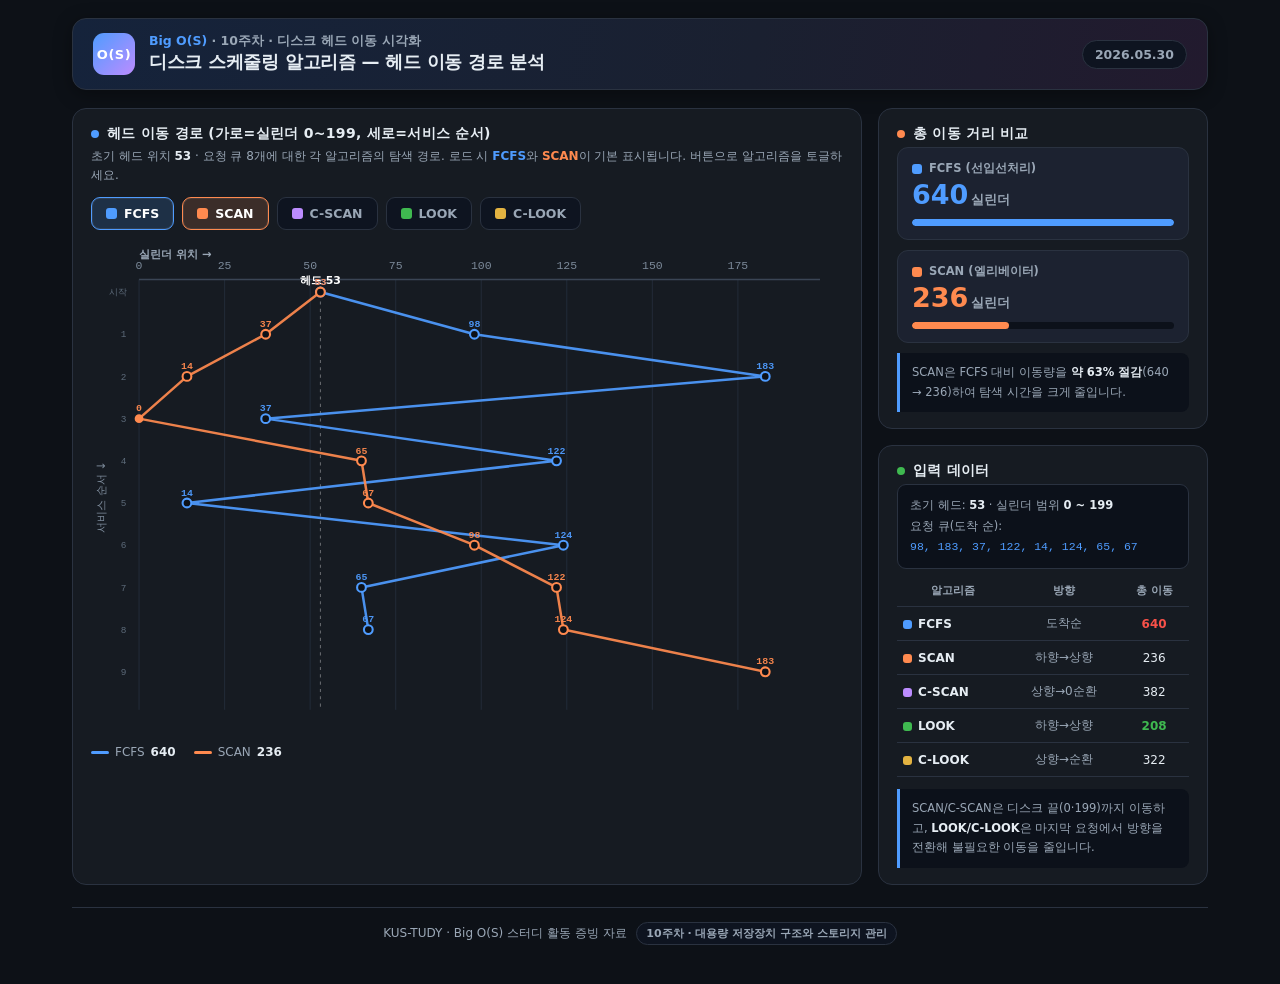
<file: week10/disk_scheduling_visualizer.html>
<!DOCTYPE html>
<html lang="ko">
<head>
<meta charset="UTF-8">
<meta name="viewport" content="width=device-width, initial-scale=1.0">
<title>디스크 스케줄링 시각화 · Big O(S) 10주차</title>
<style>
  :root{
    --bg:#0d1117; --panel:#161b22; --panel2:#1c2230; --line:#2a3240;
    --txt:#e6edf3; --sub:#9aa7b6; --accent:#4f9cff; --accent2:#ff8a4f;
    --green:#3fb950; --red:#f85149; --yellow:#e3b341; --purple:#bc8cff;
  }
  *{box-sizing:border-box;margin:0;padding:0}
  html,body{background:var(--bg);color:var(--txt);
    font-family:"Malgun Gothic","맑은 고딕","Apple SD Gothic Neo","Noto Sans KR",system-ui,sans-serif;}
  .wrap{max-width:1180px;margin:0 auto;padding:18px 22px 40px;}
  header.top{display:flex;align-items:center;gap:14px;padding:14px 20px;border-radius:14px;
    background:linear-gradient(100deg,#15233b 0%,#1a2030 60%,#221a2e 100%);
    border:1px solid var(--line);margin-bottom:18px;box-shadow:0 4px 18px rgba(0,0,0,.35);}
  .logo{width:42px;height:42px;border-radius:11px;flex:0 0 auto;
    background:linear-gradient(135deg,var(--accent),var(--purple));
    display:flex;align-items:center;justify-content:center;font-weight:800;font-size:13px;color:#fff;letter-spacing:.5px;}
  .htext{display:flex;flex-direction:column;line-height:1.35}
  .htext .crumbs{font-size:12.5px;color:var(--sub);font-weight:600}
  .htext .crumbs b{color:var(--accent)}
  .htext .title{font-size:18px;font-weight:800;letter-spacing:-.3px}
  .htext .date{margin-left:auto}
  .spacer{flex:1}
  .hdate{font-size:12.5px;color:var(--sub);background:#0e1420;border:1px solid var(--line);
    padding:6px 12px;border-radius:20px;font-weight:600}
  .grid{display:grid;grid-template-columns:1fr 330px;gap:16px}
  .card{background:var(--panel);border:1px solid var(--line);border-radius:14px;padding:16px 18px}
  .card h2{font-size:14px;letter-spacing:.3px;margin-bottom:4px;display:flex;align-items:center;gap:8px}
  .card h2 .dot{width:8px;height:8px;border-radius:50%;background:var(--accent)}
  .card .desc{font-size:12px;color:var(--sub);margin-bottom:12px;line-height:1.6}
  .algobar{display:flex;flex-wrap:wrap;gap:8px;margin-bottom:14px}
  .algobtn{background:#0e1420;border:1px solid var(--line);color:var(--sub);
    padding:8px 14px;border-radius:9px;font-size:12.5px;font-weight:700;cursor:pointer;
    font-family:inherit;transition:.15s;display:flex;align-items:center;gap:7px}
  .algobtn .sw{width:11px;height:11px;border-radius:3px;background:#444}
  .algobtn:hover{border-color:var(--accent);color:var(--txt)}
  .algobtn.on{color:#fff;border-color:transparent;box-shadow:0 0 0 1px rgba(255,255,255,.08) inset}
  .algobtn.on.fcfs{background:rgba(79,156,255,.16);border-color:var(--accent)}
  .algobtn.on.scan{background:rgba(255,138,79,.16);border-color:var(--accent2)}
  .algobtn.on.cscan{background:rgba(188,140,255,.16);border-color:var(--purple)}
  .algobtn.on.look{background:rgba(63,185,80,.16);border-color:var(--green)}
  .algobtn.on.clook{background:rgba(227,179,65,.16);border-color:var(--yellow)}
  svg{display:block;width:100%}
  .legendrow{display:flex;gap:18px;flex-wrap:wrap;margin-top:10px;font-size:12px;color:var(--sub)}
  .legendrow span{display:flex;align-items:center;gap:6px}
  .legendrow i{width:18px;height:3px;border-radius:2px;display:inline-block}
  /* side */
  .metric{background:var(--panel2);border:1px solid var(--line);border-radius:11px;padding:13px 14px;margin-bottom:10px}
  .metric .lab{font-size:11.5px;color:var(--sub);font-weight:600;display:flex;align-items:center;gap:7px}
  .metric .lab .sw{width:10px;height:10px;border-radius:3px}
  .metric .val{font-size:27px;font-weight:800;margin-top:3px;font-variant-numeric:tabular-nums}
  .metric .val small{font-size:13px;font-weight:600;color:var(--sub);margin-left:3px}
  .metric .bar{height:7px;border-radius:4px;background:#0c111a;margin-top:9px;overflow:hidden}
  .metric .bar>i{display:block;height:100%;border-radius:4px}
  .seqbox{font-size:11.5px;color:var(--sub);background:#0c111a;border:1px solid var(--line);
    border-radius:9px;padding:10px 12px;line-height:1.8;margin-top:4px;font-variant-numeric:tabular-nums}
  .seqbox b{color:var(--txt);font-weight:700}
  .seqorder{font-family:"Consolas",monospace;color:var(--accent);word-break:break-all}
  table{width:100%;border-collapse:collapse;margin-top:6px;font-size:12px}
  th,td{padding:8px 6px;text-align:center;border-bottom:1px solid var(--line)}
  th{color:var(--sub);font-weight:700;font-size:11px}
  td.algo{text-align:left;font-weight:700}
  td .chip{display:inline-block;width:9px;height:9px;border-radius:3px;margin-right:6px;vertical-align:middle}
  .best{color:var(--green);font-weight:800}
  .worst{color:var(--red);font-weight:800}
  .note{font-size:11.5px;color:var(--sub);line-height:1.7;margin-top:12px;
    background:#0c111a;border-left:3px solid var(--accent);padding:10px 12px;border-radius:0 8px 8px 0}
  .note b{color:var(--txt)}
  footer{margin-top:22px;text-align:center;font-size:12px;color:var(--sub);
    padding-top:14px;border-top:1px solid var(--line)}
  .pill{display:inline-block;font-size:11px;font-weight:700;padding:3px 9px;border-radius:20px;
    background:#0e1420;border:1px solid var(--line);color:var(--sub);margin-left:6px}
</style>
</head>
<body>
<div class="wrap">
  <header class="top">
    <div class="logo">O(S)</div>
    <div class="htext">
      <div class="crumbs"><b>Big O(S)</b> · 10주차 · 디스크 헤드 이동 시각화</div>
      <div class="title">디스크 스케줄링 알고리즘 — 헤드 이동 경로 분석</div>
    </div>
    <div class="spacer"></div>
    <div class="hdate">2026.05.30</div>
  </header>

  <div class="grid">
    <!-- main chart -->
    <div class="card">
      <h2><span class="dot"></span>헤드 이동 경로 (가로=실린더 0~199, 세로=서비스 순서)</h2>
      <div class="desc">초기 헤드 위치 <b style="color:var(--txt)">53</b> · 요청 큐 8개에 대한 각 알고리즘의 탐색 경로.
        로드 시 <b style="color:var(--accent)">FCFS</b>와 <b style="color:var(--accent2)">SCAN</b>이 기본 표시됩니다. 버튼으로 알고리즘을 토글하세요.</div>
      <div class="algobar" id="algobar">
        <button class="algobtn on fcfs" data-k="FCFS"><span class="sw" style="background:#4f9cff"></span>FCFS</button>
        <button class="algobtn on scan" data-k="SCAN"><span class="sw" style="background:#ff8a4f"></span>SCAN</button>
        <button class="algobtn cscan" data-k="CSCAN"><span class="sw" style="background:#bc8cff"></span>C-SCAN</button>
        <button class="algobtn look" data-k="LOOK"><span class="sw" style="background:#3fb950"></span>LOOK</button>
        <button class="algobtn clook" data-k="CLOOK"><span class="sw" style="background:#e3b341"></span>C-LOOK</button>
      </div>
      <svg id="chart" viewBox="0 0 720 470" preserveAspectRatio="xMidYMid meet"></svg>
      <div class="legendrow" id="legend"></div>
    </div>

    <!-- side metrics -->
    <div>
      <div class="card" style="margin-bottom:16px">
        <h2><span class="dot" style="background:var(--accent2)"></span>총 이동 거리 비교</h2>
        <div class="metric">
          <div class="lab"><span class="sw" style="background:#4f9cff"></span>FCFS (선입선처리)</div>
          <div class="val" style="color:#4f9cff">640<small>실린더</small></div>
          <div class="bar"><i style="width:100%;background:#4f9cff"></i></div>
        </div>
        <div class="metric">
          <div class="lab"><span class="sw" style="background:#ff8a4f"></span>SCAN (엘리베이터)</div>
          <div class="val" style="color:#ff8a4f">236<small>실린더</small></div>
          <div class="bar"><i style="width:36.9%;background:#ff8a4f"></i></div>
        </div>
        <div class="note" style="margin-top:6px">SCAN은 FCFS 대비 이동량을 <b>약 63% 절감</b>(640 → 236)하여 탐색 시간을 크게 줄입니다.</div>
      </div>

      <div class="card">
        <h2><span class="dot" style="background:var(--green)"></span>입력 데이터</h2>
        <div class="seqbox">
          초기 헤드: <b>53</b> · 실린더 범위 <b>0 ~ 199</b><br>
          요청 큐(도착 순):<br>
          <span class="seqorder">98, 183, 37, 122, 14, 124, 65, 67</span>
        </div>
        <table>
          <thead><tr><th>알고리즘</th><th>방향</th><th>총 이동</th></tr></thead>
          <tbody id="tbl"></tbody>
        </table>
        <div class="note">SCAN/C-SCAN은 디스크 끝(0·199)까지 이동하고, <b>LOOK/C-LOOK</b>은 마지막 요청에서 방향을 전환해 불필요한 이동을 줄입니다.</div>
      </div>
    </div>
  </div>

  <footer>KUS-TUDY · Big O(S) 스터디 활동 증빙 자료 <span class="pill">10주차 · 대용량 저장장치 구조와 스토리지 관리</span></footer>
</div>

<script>
const HEAD=53, MIN=0, MAX=199;
const REQ=[98,183,37,122,14,124,65,67];
// precomputed service paths (head excluded as a "request row" but used as start)
const ALGO={
  FCFS :{name:"FCFS", dir:"도착순",  color:"#4f9cff", path:[53,98,183,37,122,14,124,65,67], total:640},
  SCAN :{name:"SCAN", dir:"하향→상향",color:"#ff8a4f", path:[53,37,14,0,65,67,98,122,124,183], total:236},
  CSCAN:{name:"C-SCAN",dir:"상향→0순환",color:"#bc8cff",path:[53,65,67,98,122,124,183,199,0,14,37], total:382},
  LOOK :{name:"LOOK", dir:"하향→상향",color:"#3fb950", path:[53,37,14,65,67,98,122,124,183], total:208},
  CLOOK:{name:"C-LOOK",dir:"상향→순환",color:"#e3b341",path:[53,65,67,98,122,124,183,14,37], total:322},
};
const ORDER=["FCFS","SCAN","CSCAN","LOOK","CLOOK"];
let active=new Set(["FCFS","SCAN"]);

const svg=document.getElementById("chart");
const NS="http://www.w3.org/2000/svg";
const W=720,H=470, padL=46,padR=22,padT=40,padB=26;
const plotW=W-padL-padR;

function x(c){return padL + (c-MIN)/(MAX-MIN)*plotW;}

function el(t,a){const e=document.createElementNS(NS,t);for(const k in a)e.setAttribute(k,a[k]);return e;}

function draw(){
  svg.innerHTML="";
  // max rows among active to scale vertical
  let maxRows=1;
  active.forEach(k=>maxRows=Math.max(maxRows,ALGO[k].path.length));
  const plotH=H-padT-padB;
  const rowGap=plotH/(maxRows); // step per service
  function y(i){return padT + i*rowGap + rowGap*0.0 + 6;}

  // background grid: cylinder axis labels
  for(let c=0;c<=199;c+=25){
    const gx=x(c);
    svg.appendChild(el("line",{x1:gx,y1:padT-6,x2:gx,y2:H-padB+2,stroke:"#222b38","stroke-width":1}));
    const t=el("text",{x:gx,y:24,fill:"#7c8a9a","font-size":11,"text-anchor":"middle","font-family":"Consolas,monospace"});
    t.textContent=c; svg.appendChild(t);
  }
  svg.appendChild(el("line",{x1:padL,y1:padT-6,x2:W-padR,y2:padT-6,stroke:"#3a4555","stroke-width":1.4}));
  // top axis title
  const axt=el("text",{x:padL,y:13,fill:"#9aa7b6","font-size":11,"font-weight":700});
  axt.textContent="실린더 위치 →"; svg.appendChild(axt);

  // mark initial head position
  const hx=x(HEAD);
  svg.appendChild(el("line",{x1:hx,y1:padT-6,x2:hx,y2:H-padB,stroke:"#ffffff","stroke-width":1,"stroke-dasharray":"3 4","opacity":.35}));
  const ht=el("text",{x:hx,y:38,fill:"#fff","font-size":10.5,"text-anchor":"middle","font-weight":700});
  ht.textContent="헤드 53"; svg.appendChild(ht);

  // draw each active algorithm
  ORDER.forEach(k=>{
    if(!active.has(k))return;
    const a=ALGO[k], p=a.path;
    // polyline
    let pts=p.map((c,i)=>`${x(c).toFixed(1)},${y(i).toFixed(1)}`).join(" ");
    svg.appendChild(el("polyline",{points:pts,fill:"none",stroke:a.color,"stroke-width":2.4,
      "stroke-linejoin":"round","stroke-linecap":"round","opacity":.92}));
    // direction arrow heads along segments + nodes
    p.forEach((c,i)=>{
      const cx=x(c),cy=y(i);
      const isEnd=(c===0||c===199);
      svg.appendChild(el("circle",{cx:cx,cy:cy,r:isEnd?3.2:4.2,fill:isEnd?a.color:"#0d1117",
        stroke:a.color,"stroke-width":2}));
      // value label
      const lt=el("text",{x:cx,y:cy-7,fill:a.color,"font-size":9.5,"text-anchor":"middle",
        "font-family":"Consolas,monospace","font-weight":700,"opacity":.95});
      lt.textContent=c; svg.appendChild(lt);
    });
  });

  // y-axis service step labels (left)
  for(let i=0;i<maxRows;i++){
    const ly=y(i);
    const t=el("text",{x:padL-12,y:ly+3,fill:"#5d6b7a","font-size":9,"text-anchor":"end","font-family":"Consolas,monospace"});
    t.textContent=i===0?"시작":i; svg.appendChild(t);
  }
  const yt=el("text",{x:13,y:padT+plotH/2,fill:"#7c8a9a","font-size":11,"text-anchor":"middle",
    transform:`rotate(-90 13 ${padT+plotH/2})`});
  yt.textContent="서비스 순서 ↓"; svg.appendChild(yt);

  buildLegend();
}

function buildLegend(){
  const lg=document.getElementById("legend"); lg.innerHTML="";
  ORDER.forEach(k=>{
    if(!active.has(k))return;
    const a=ALGO[k];
    const s=document.createElement("span");
    s.innerHTML=`<i style="background:${a.color}"></i>${a.name} <b style="color:#e6edf3">${a.total}</b>`;
    lg.appendChild(s);
  });
}

function buildTable(){
  const tb=document.getElementById("tbl"); tb.innerHTML="";
  // sort by total ascending to highlight best/worst
  const totals=ORDER.map(k=>ALGO[k].total);
  const min=Math.min(...totals),max=Math.max(...totals);
  ORDER.forEach(k=>{
    const a=ALGO[k];
    const tr=document.createElement("tr");
    const cls=a.total===min?"best":(a.total===max?"worst":"");
    tr.innerHTML=`<td class="algo"><span class="chip" style="background:${a.color}"></span>${a.name}</td>
      <td style="color:var(--sub)">${a.dir}</td>
      <td class="${cls}">${a.total}</td>`;
    tb.appendChild(tr);
  });
}

document.getElementById("algobar").addEventListener("click",e=>{
  const b=e.target.closest(".algobtn"); if(!b)return;
  const k=b.dataset.k;
  if(active.has(k)){ if(active.size>1){active.delete(k);b.classList.remove("on");} }
  else { active.add(k); b.classList.add("on"); }
  draw();
});

buildTable();
draw();
</script>
</body>
</html>
</file>
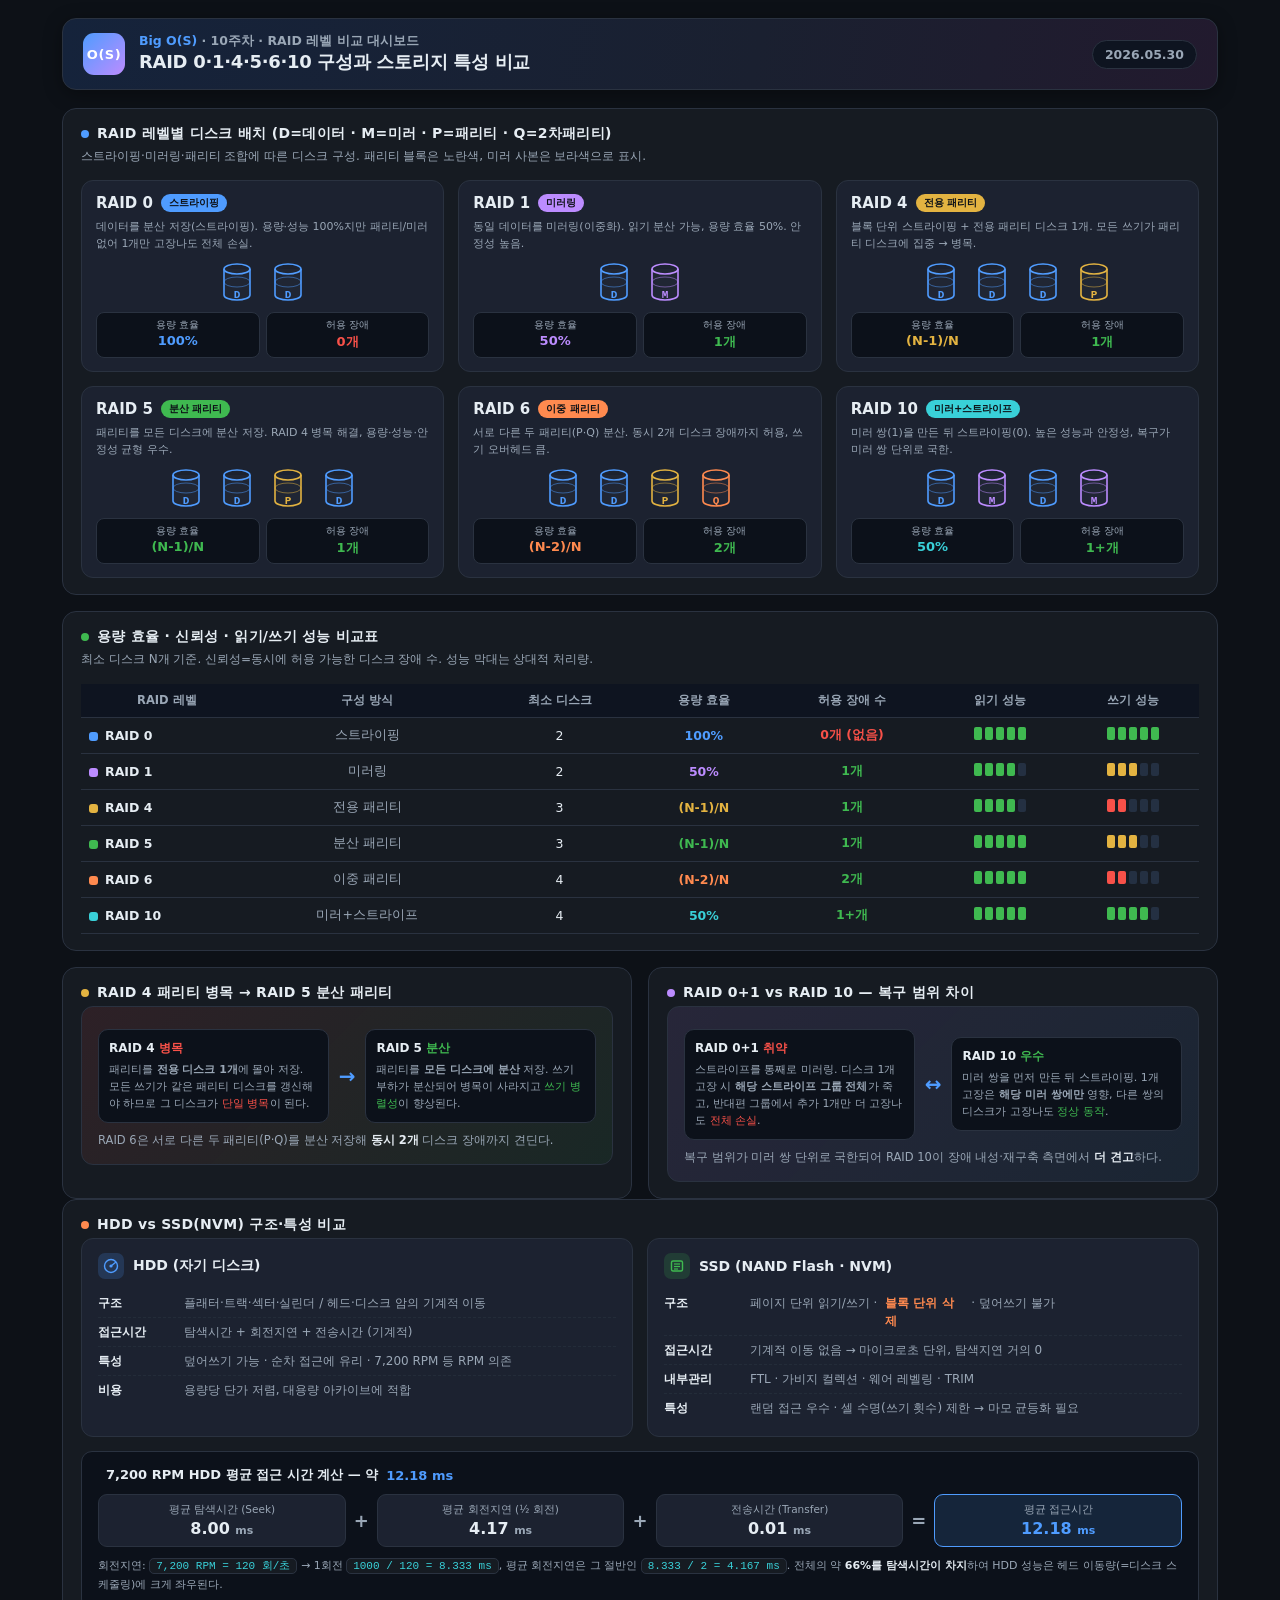
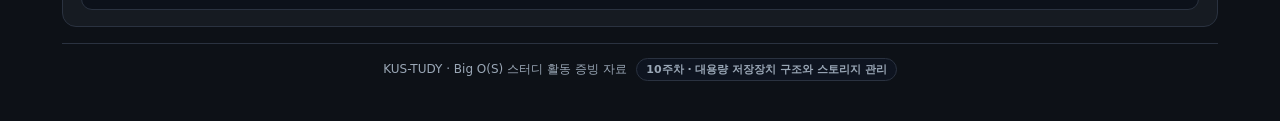
<file: week10/raid_storage_compare.html>
<!DOCTYPE html>
<html lang="ko">
<head>
<meta charset="UTF-8">
<meta name="viewport" content="width=device-width, initial-scale=1.0">
<title>RAID 레벨 비교 대시보드 · Big O(S) 10주차</title>
<style>
  :root{
    --bg:#0d1117; --panel:#161b22; --panel2:#1c2230; --line:#2a3240;
    --txt:#e6edf3; --sub:#9aa7b6; --accent:#4f9cff; --green:#3fb950;
    --red:#f85149; --yellow:#e3b341; --purple:#bc8cff; --orange:#ff8a4f; --cyan:#39d0d8;
  }
  *{box-sizing:border-box;margin:0;padding:0}
  html,body{background:var(--bg);color:var(--txt);
    font-family:"Malgun Gothic","맑은 고딕","Apple SD Gothic Neo","Noto Sans KR",system-ui,sans-serif;}
  .wrap{max-width:1200px;margin:0 auto;padding:18px 22px 40px;}
  header.top{display:flex;align-items:center;gap:14px;padding:14px 20px;border-radius:14px;
    background:linear-gradient(100deg,#15233b 0%,#1a2030 60%,#221a2e 100%);
    border:1px solid var(--line);margin-bottom:18px;box-shadow:0 4px 18px rgba(0,0,0,.35);}
  .logo{width:42px;height:42px;border-radius:11px;flex:0 0 auto;
    background:linear-gradient(135deg,var(--accent),var(--purple));
    display:flex;align-items:center;justify-content:center;font-weight:800;font-size:13px;color:#fff;letter-spacing:.5px;}
  .htext{display:flex;flex-direction:column;line-height:1.35}
  .htext .crumbs{font-size:12.5px;color:var(--sub);font-weight:600}
  .htext .crumbs b{color:var(--accent)}
  .htext .title{font-size:18px;font-weight:800;letter-spacing:-.3px}
  .spacer{flex:1}
  .hdate{font-size:12.5px;color:var(--sub);background:#0e1420;border:1px solid var(--line);
    padding:6px 12px;border-radius:20px;font-weight:600}
  .card{background:var(--panel);border:1px solid var(--line);border-radius:14px;padding:16px 18px;margin-bottom:16px}
  .card h2{font-size:14px;letter-spacing:.3px;margin-bottom:4px;display:flex;align-items:center;gap:8px}
  .card h2 .dot{width:8px;height:8px;border-radius:50%;background:var(--accent)}
  .card .sub{font-size:12px;color:var(--sub);margin-bottom:14px;line-height:1.6}

  /* RAID layout cards */
  .raidgrid{display:grid;grid-template-columns:repeat(3,1fr);gap:14px}
  .raid{background:var(--panel2);border:1px solid var(--line);border-radius:12px;padding:13px 14px;position:relative}
  .raid .name{font-size:15px;font-weight:800;display:flex;align-items:center;gap:8px}
  .raid .name .tag{font-size:10px;font-weight:700;padding:2px 8px;border-radius:20px;color:#0d1117}
  .raid .blurb{font-size:11px;color:var(--sub);margin:6px 0 10px;line-height:1.55;min-height:30px}
  .disks{display:flex;gap:9px;justify-content:center;margin:6px 0 4px;flex-wrap:wrap}
  .disk{width:42px;text-align:center}
  .disk svg{display:block;margin:0 auto}
  .disk .dl{font-size:9px;color:var(--sub);margin-top:2px;font-family:"Consolas",monospace}
  .minigrid{display:grid;grid-template-columns:1fr 1fr;gap:6px;margin-top:10px}
  .mini{background:#0c111a;border:1px solid var(--line);border-radius:8px;padding:6px 8px;text-align:center}
  .mini .k{font-size:9.5px;color:var(--sub)}
  .mini .v{font-size:13px;font-weight:800;margin-top:1px}

  /* comparison table */
  table{width:100%;border-collapse:collapse;font-size:12.5px}
  th,td{padding:9px 8px;text-align:center;border-bottom:1px solid var(--line)}
  th{color:var(--sub);font-weight:700;font-size:11.5px;background:#0e1420}
  td.lv{text-align:left;font-weight:800}
  td .chip{display:inline-block;width:9px;height:9px;border-radius:3px;margin-right:7px;vertical-align:middle}
  .rate{display:inline-flex;gap:3px;align-items:center}
  .rate i{width:8px;height:13px;border-radius:2px;background:#243042;display:inline-block}
  .rate i.f{background:var(--green)}
  .rate i.fy{background:var(--yellow)}
  .rate i.fr{background:var(--red)}
  .tol-0{color:var(--red);font-weight:800}
  .tol-p{color:var(--green);font-weight:800}

  .two{display:grid;grid-template-columns:1fr 1fr;gap:16px}
  .focus{background:linear-gradient(135deg,rgba(248,81,73,.10),rgba(63,185,80,.08));
    border:1px solid var(--line);border-radius:12px;padding:14px 16px}
  .focus h3{font-size:13px;margin-bottom:8px;display:flex;align-items:center;gap:8px}
  .focus .flow{display:flex;align-items:center;gap:10px;margin:8px 0;flex-wrap:wrap}
  .fbox{flex:1;min-width:130px;background:#0c111a;border:1px solid var(--line);border-radius:10px;padding:10px}
  .fbox .ft{font-size:12px;font-weight:800;margin-bottom:4px}
  .fbox .fd{font-size:11px;color:var(--sub);line-height:1.55}
  .arrow{font-size:20px;color:var(--accent);font-weight:800}
  .bad{color:var(--red)} .good{color:var(--green)}

  /* HDD vs SSD */
  .hsgrid{display:grid;grid-template-columns:1fr 1fr;gap:14px}
  .hs{background:var(--panel2);border:1px solid var(--line);border-radius:12px;padding:14px 16px}
  .hs .ht{font-size:14px;font-weight:800;display:flex;align-items:center;gap:9px;margin-bottom:10px}
  .hs .ht .ic{width:26px;height:26px;border-radius:7px;display:flex;align-items:center;justify-content:center}
  .hs ul{list-style:none}
  .hs li{font-size:12px;color:var(--sub);padding:5px 0;display:flex;gap:8px;line-height:1.5;border-bottom:1px dashed #232c39}
  .hs li:last-child{border:0}
  .hs li b{color:var(--txt);font-weight:700;flex:0 0 78px}
  .calc{background:#0c111a;border:1px solid var(--line);border-radius:11px;padding:14px 16px;margin-top:14px}
  .calc h3{font-size:13px;margin-bottom:10px;display:flex;align-items:center;gap:8px}
  .calcrow{display:flex;align-items:center;gap:8px;flex-wrap:wrap;font-size:12.5px}
  .term{background:var(--panel2);border:1px solid var(--line);border-radius:9px;padding:8px 12px;text-align:center;flex:1;min-width:120px}
  .term .tk{font-size:10.5px;color:var(--sub)}
  .term .tv{font-size:16px;font-weight:800;margin-top:2px;font-variant-numeric:tabular-nums}
  .op{font-size:18px;font-weight:800;color:var(--sub)}
  .total{background:rgba(79,156,255,.14);border-color:var(--accent)}
  .total .tv{color:var(--accent)}
  .calc .ex{font-size:11px;color:var(--sub);margin-top:10px;line-height:1.7}
  .calc .ex code{background:#161b22;border:1px solid var(--line);padding:1px 6px;border-radius:5px;color:var(--cyan);font-family:Consolas,monospace}

  footer{margin-top:8px;text-align:center;font-size:12px;color:var(--sub);
    padding-top:14px;border-top:1px solid var(--line)}
  .pill{display:inline-block;font-size:11px;font-weight:700;padding:3px 9px;border-radius:20px;
    background:#0e1420;border:1px solid var(--line);color:var(--sub);margin-left:6px}
  @media(max-width:900px){.raidgrid{grid-template-columns:repeat(2,1fr)}.two,.hsgrid{grid-template-columns:1fr}}
</style>
</head>
<body>
<div class="wrap">
  <header class="top">
    <div class="logo">O(S)</div>
    <div class="htext">
      <div class="crumbs"><b>Big O(S)</b> · 10주차 · RAID 레벨 비교 대시보드</div>
      <div class="title">RAID 0·1·4·5·6·10 구성과 스토리지 특성 비교</div>
    </div>
    <div class="spacer"></div>
    <div class="hdate">2026.05.30</div>
  </header>

  <!-- RAID layout cards -->
  <div class="card">
    <h2><span class="dot"></span>RAID 레벨별 디스크 배치 (D=데이터 · M=미러 · P=패리티 · Q=2차패리티)</h2>
    <div class="sub">스트라이핑·미러링·패리티 조합에 따른 디스크 구성. 패리티 블록은 노란색, 미러 사본은 보라색으로 표시.</div>
    <div class="raidgrid" id="raidgrid"></div>
  </div>

  <!-- comparison table -->
  <div class="card">
    <h2><span class="dot" style="background:var(--green)"></span>용량 효율 · 신뢰성 · 읽기/쓰기 성능 비교표</h2>
    <div class="sub">최소 디스크 N개 기준. 신뢰성=동시에 허용 가능한 디스크 장애 수. 성능 막대는 상대적 처리량.</div>
    <table>
      <thead><tr>
        <th>RAID 레벨</th><th>구성 방식</th><th>최소 디스크</th><th>용량 효율</th>
        <th>허용 장애 수</th><th>읽기 성능</th><th>쓰기 성능</th>
      </tr></thead>
      <tbody id="tbl"></tbody>
    </table>
  </div>

  <!-- two focus panels -->
  <div class="two">
    <div class="card" style="margin:0">
      <h2><span class="dot" style="background:var(--yellow)"></span>RAID 4 패리티 병목 → RAID 5 분산 패리티</h2>
      <div class="focus">
        <div class="flow">
          <div class="fbox">
            <div class="ft">RAID 4 <span class="bad">병목</span></div>
            <div class="fd">패리티를 <b>전용 디스크 1개</b>에 몰아 저장.
              모든 쓰기가 같은 패리티 디스크를 갱신해야 하므로 그 디스크가 <span class="bad">단일 병목</span>이 된다.</div>
          </div>
          <div class="arrow">→</div>
          <div class="fbox">
            <div class="ft">RAID 5 <span class="good">분산</span></div>
            <div class="fd">패리티를 <b>모든 디스크에 분산</b> 저장.
              쓰기 부하가 분산되어 병목이 사라지고 <span class="good">쓰기 병렬성</span>이 향상된다.</div>
          </div>
        </div>
        <div style="font-size:11.5px;color:var(--sub);line-height:1.7;margin-top:4px">
          RAID 6은 서로 다른 두 패리티(P·Q)를 분산 저장해 <b style="color:var(--txt)">동시 2개</b> 디스크 장애까지 견딘다.
        </div>
      </div>
    </div>

    <div class="card" style="margin:0">
      <h2><span class="dot" style="background:var(--purple)"></span>RAID 0+1 vs RAID 10 — 복구 범위 차이</h2>
      <div class="focus" style="background:linear-gradient(135deg,rgba(188,140,255,.10),rgba(79,156,255,.08))">
        <div class="flow">
          <div class="fbox">
            <div class="ft">RAID 0+1 <span class="bad">취약</span></div>
            <div class="fd">스트라이프를 통째로 미러링. 디스크 1개 고장 시 <b>해당 스트라이프 그룹 전체</b>가 죽고,
              반대편 그룹에서 추가 1개만 더 고장나도 <span class="bad">전체 손실</span>.</div>
          </div>
          <div class="arrow">↔</div>
          <div class="fbox">
            <div class="ft">RAID 10 <span class="good">우수</span></div>
            <div class="fd">미러 쌍을 먼저 만든 뒤 스트라이핑. 1개 고장은 <b>해당 미러 쌍에만</b> 영향,
              다른 쌍의 디스크가 고장나도 <span class="good">정상 동작</span>.</div>
          </div>
        </div>
        <div style="font-size:11.5px;color:var(--sub);line-height:1.7;margin-top:4px">
          복구 범위가 미러 쌍 단위로 국한되어 RAID 10이 장애 내성·재구축 측면에서 <b style="color:var(--txt)">더 견고</b>하다.
        </div>
      </div>
    </div>
  </div>

  <!-- HDD vs SSD -->
  <div class="card">
    <h2><span class="dot" style="background:var(--orange)"></span>HDD vs SSD(NVM) 구조·특성 비교</h2>
    <div class="hsgrid">
      <div class="hs">
        <div class="ht"><span class="ic" style="background:rgba(79,156,255,.18)">
          <svg width="16" height="16" viewBox="0 0 16 16"><circle cx="8" cy="8" r="6.5" fill="none" stroke="#4f9cff" stroke-width="1.4"/><circle cx="8" cy="8" r="1.6" fill="#4f9cff"/><line x1="8" y1="8" x2="13" y2="4" stroke="#4f9cff" stroke-width="1.4"/></svg>
        </span>HDD (자기 디스크)</div>
        <ul>
          <li><b>구조</b>플래터·트랙·섹터·실린더 / 헤드·디스크 암의 기계적 이동</li>
          <li><b>접근시간</b>탐색시간 + 회전지연 + 전송시간 (기계적)</li>
          <li><b>특성</b>덮어쓰기 가능 · 순차 접근에 유리 · 7,200 RPM 등 RPM 의존</li>
          <li><b>비용</b>용량당 단가 저렴, 대용량 아카이브에 적합</li>
        </ul>
      </div>
      <div class="hs">
        <div class="ht"><span class="ic" style="background:rgba(63,185,80,.18)">
          <svg width="16" height="16" viewBox="0 0 16 16"><rect x="2.5" y="3" width="11" height="10" rx="1.5" fill="none" stroke="#3fb950" stroke-width="1.4"/><line x1="5" y1="6" x2="11" y2="6" stroke="#3fb950" stroke-width="1.2"/><line x1="5" y1="8.5" x2="11" y2="8.5" stroke="#3fb950" stroke-width="1.2"/><line x1="5" y1="11" x2="9" y2="11" stroke="#3fb950" stroke-width="1.2"/></svg>
        </span>SSD (NAND Flash · NVM)</div>
        <ul>
          <li><b>구조</b>페이지 단위 읽기/쓰기 · <b style="color:var(--orange)">블록 단위 삭제</b> · 덮어쓰기 불가</li>
          <li><b>접근시간</b>기계적 이동 없음 → 마이크로초 단위, 탐색지연 거의 0</li>
          <li><b>내부관리</b>FTL · 가비지 컬렉션 · 웨어 레벨링 · TRIM</li>
          <li><b>특성</b>랜덤 접근 우수 · 셀 수명(쓰기 횟수) 제한 → 마모 균등화 필요</li>
        </ul>
      </div>
    </div>

    <div class="calc">
      <h3><span class="dot" style="background:var(--accent)"></span>7,200 RPM HDD 평균 접근 시간 계산 — 약 <b style="color:var(--accent)">12.18 ms</b></h3>
      <div class="calcrow">
        <div class="term"><div class="tk">평균 탐색시간 (Seek)</div><div class="tv">8.00 <small style="font-size:11px;color:var(--sub)">ms</small></div></div>
        <div class="op">+</div>
        <div class="term"><div class="tk">평균 회전지연 (½ 회전)</div><div class="tv">4.17 <small style="font-size:11px;color:var(--sub)">ms</small></div></div>
        <div class="op">+</div>
        <div class="term"><div class="tk">전송시간 (Transfer)</div><div class="tv">0.01 <small style="font-size:11px;color:var(--sub)">ms</small></div></div>
        <div class="op">=</div>
        <div class="term total"><div class="tk">평균 접근시간</div><div class="tv">12.18 <small style="font-size:11px">ms</small></div></div>
      </div>
      <div class="ex">
        회전지연: <code>7,200 RPM = 120 회/초</code> → 1회전 <code>1000 / 120 = 8.333 ms</code>,
        평균 회전지연은 그 절반인 <code>8.333 / 2 = 4.167 ms</code>.
        전체의 약 <b style="color:var(--txt)">66%를 탐색시간이 차지</b>하여 HDD 성능은 헤드 이동량(=디스크 스케줄링)에 크게 좌우된다.
      </div>
    </div>
  </div>

  <footer>KUS-TUDY · Big O(S) 스터디 활동 증빙 자료 <span class="pill">10주차 · 대용량 저장장치 구조와 스토리지 관리</span></footer>
</div>

<script>
// disk icon generator
const NS="http://www.w3.org/2000/svg";
function diskSVG(type){
  // type: D data, M mirror, P parity, Q parity2, E empty
  const col={D:"#4f9cff",M:"#bc8cff",P:"#e3b341",Q:"#ff8a4f"}[type]||"#4f9cff";
  const lab={D:"D",M:"M",P:"P",Q:"Q"}[type]||"D";
  return `<svg width="34" height="40" viewBox="0 0 34 40">
    <ellipse cx="17" cy="7" rx="13" ry="5" fill="none" stroke="${col}" stroke-width="1.6"/>
    <path d="M4 7 V33 A13 5 0 0 0 30 33 V7" fill="rgba(255,255,255,0.02)" stroke="${col}" stroke-width="1.6"/>
    <ellipse cx="17" cy="20" rx="13" ry="5" fill="none" stroke="${col}" stroke-width="1" opacity=".5"/>
    <text x="17" y="36" fill="${col}" font-size="11" font-weight="800" text-anchor="middle" font-family="Consolas,monospace">${lab}</text>
  </svg>`;
}

const RAIDS=[
  {lv:"RAID 0", tag:"#4f9cff", tagt:"스트라이핑", disks:["D","D"], min:"2",
   cap:"100%", tol:0, read:5, write:5,
   blurb:"데이터를 분산 저장(스트라이핑). 용량·성능 100%지만 패리티/미러 없어 1개만 고장나도 전체 손실."},
  {lv:"RAID 1", tag:"#bc8cff", tagt:"미러링", disks:["D","M"], min:"2",
   cap:"50%", tol:1, read:4, write:3,
   blurb:"동일 데이터를 미러링(이중화). 읽기 분산 가능, 용량 효율 50%. 안정성 높음."},
  {lv:"RAID 4", tag:"#e3b341", tagt:"전용 패리티", disks:["D","D","D","P"], min:"3",
   cap:"(N-1)/N", tol:1, read:4, write:2,
   blurb:"블록 단위 스트라이핑 + 전용 패리티 디스크 1개. 모든 쓰기가 패리티 디스크에 집중 → 병목."},
  {lv:"RAID 5", tag:"#3fb950", tagt:"분산 패리티", disks:["D","D","P","D"], min:"3",
   cap:"(N-1)/N", tol:1, read:5, write:3,
   blurb:"패리티를 모든 디스크에 분산 저장. RAID 4 병목 해결, 용량·성능·안정성 균형 우수."},
  {lv:"RAID 6", tag:"#ff8a4f", tagt:"이중 패리티", disks:["D","D","P","Q"], min:"4",
   cap:"(N-2)/N", tol:2, read:5, write:2,
   blurb:"서로 다른 두 패리티(P·Q) 분산. 동시 2개 디스크 장애까지 허용, 쓰기 오버헤드 큼."},
  {lv:"RAID 10", tag:"#39d0d8", tagt:"미러+스트라이프", disks:["D","M","D","M"], min:"4",
   cap:"50%", tol:"1+", read:5, write:4,
   blurb:"미러 쌍(1)을 만든 뒤 스트라이핑(0). 높은 성능과 안정성, 복구가 미러 쌍 단위로 국한."},
];

// build layout cards
const rg=document.getElementById("raidgrid");
RAIDS.forEach(r=>{
  const div=document.createElement("div"); div.className="raid";
  div.innerHTML=`
    <div class="name">${r.lv}<span class="tag" style="background:${r.tag}">${r.tagt}</span></div>
    <div class="blurb">${r.blurb}</div>
    <div class="disks">${r.disks.map(d=>`<div class="disk">${diskSVG(d)}</div>`).join("")}</div>
    <div class="minigrid">
      <div class="mini"><div class="k">용량 효율</div><div class="v" style="color:${r.tag}">${r.cap}</div></div>
      <div class="mini"><div class="k">허용 장애</div><div class="v" style="color:${(r.tol===0)?'#f85149':'#3fb950'}">${r.tol===0?'0개':r.tol+'개'}</div></div>
    </div>`;
  rg.appendChild(div);
});

// rating bars
function rateBars(n){
  let s='<span class="rate">';
  for(let i=1;i<=5;i++){
    let cls = i<=n ? (n>=4?'f':(n>=3?'fy':'fr')) : '';
    s+=`<i class="${cls}"></i>`;
  }
  return s+'</span>';
}

const tb=document.getElementById("tbl");
RAIDS.forEach(r=>{
  const tr=document.createElement("tr");
  const tolHtml = r.tol===0
    ? `<span class="tol-0">0개 (없음)</span>`
    : `<span class="tol-p">${r.tol}개</span>`;
  tr.innerHTML=`
    <td class="lv"><span class="chip" style="background:${r.tag}"></span>${r.lv}</td>
    <td style="color:var(--sub)">${r.tagt}</td>
    <td>${r.min}</td>
    <td style="font-weight:700;color:${r.tag}">${r.cap}</td>
    <td>${tolHtml}</td>
    <td>${rateBars(r.read)}</td>
    <td>${rateBars(r.write)}</td>`;
  tb.appendChild(tr);
});
</script>
</body>
</html>
</file>
